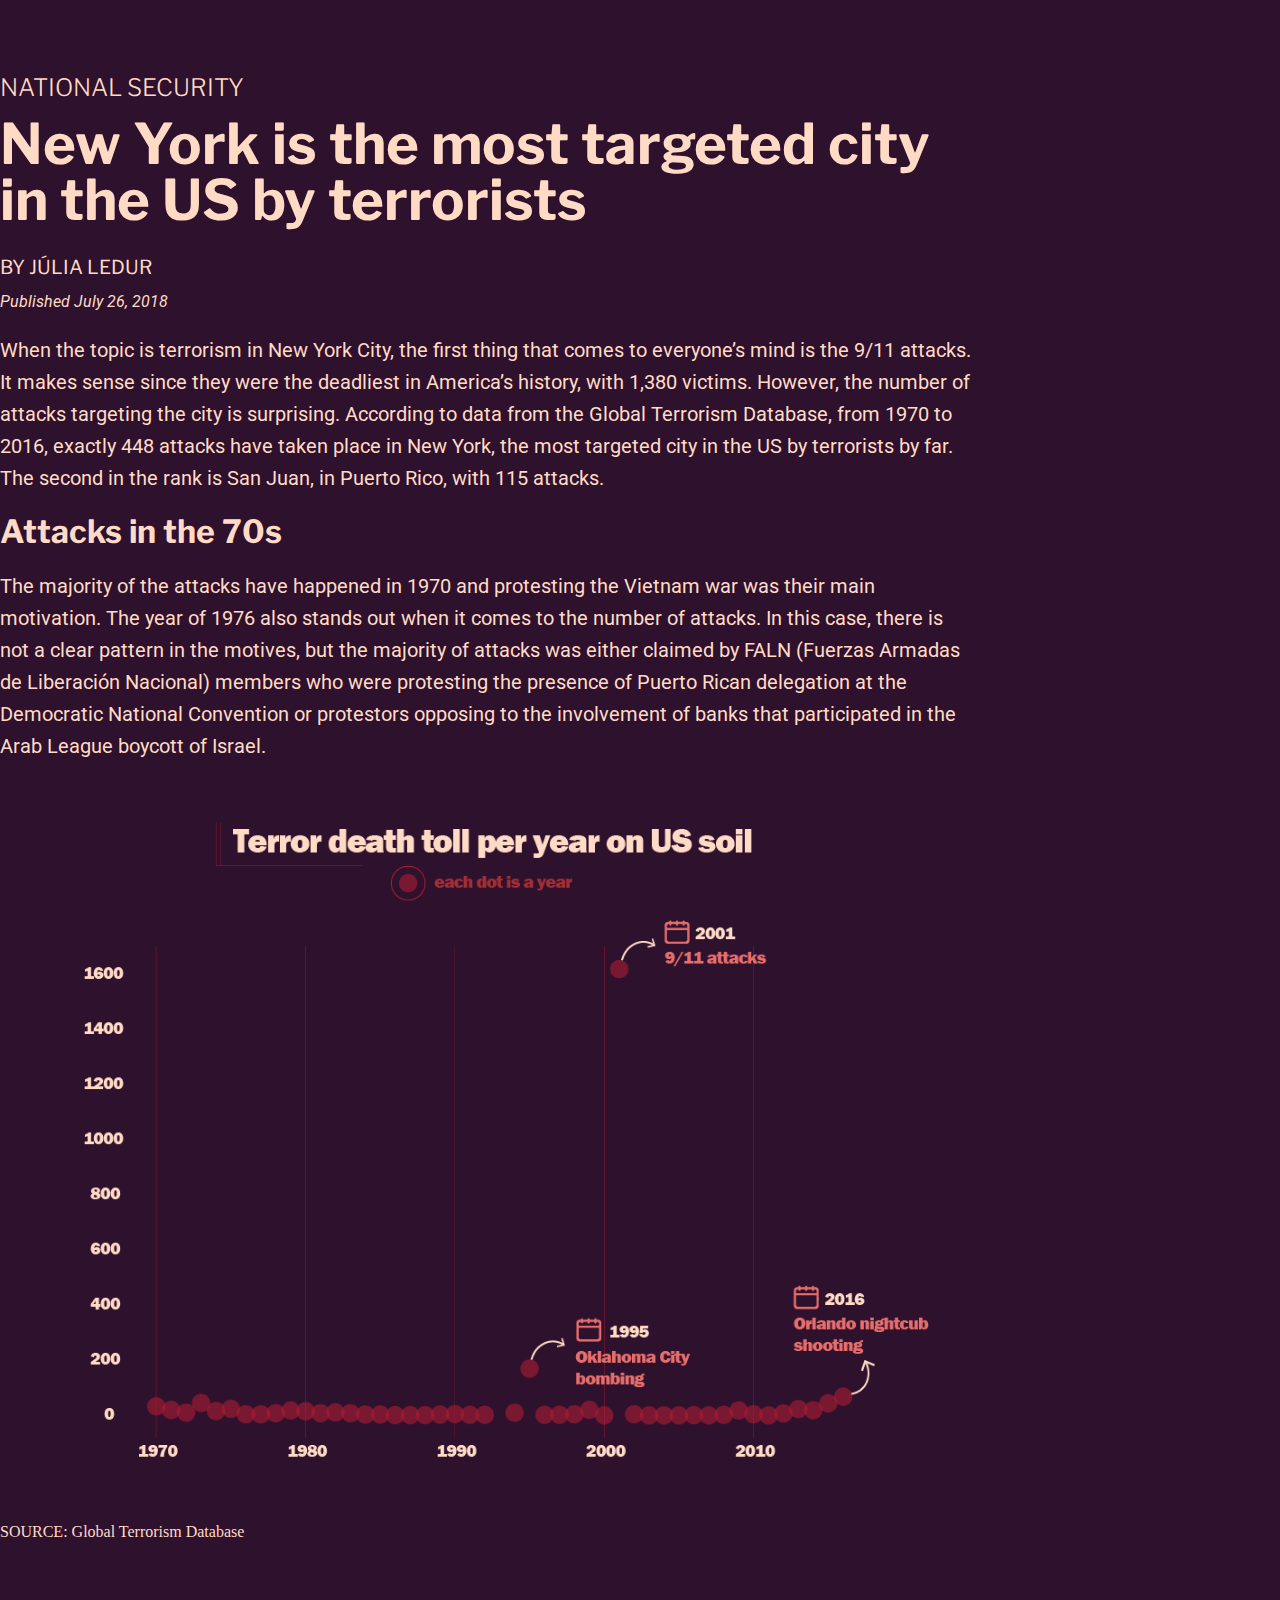
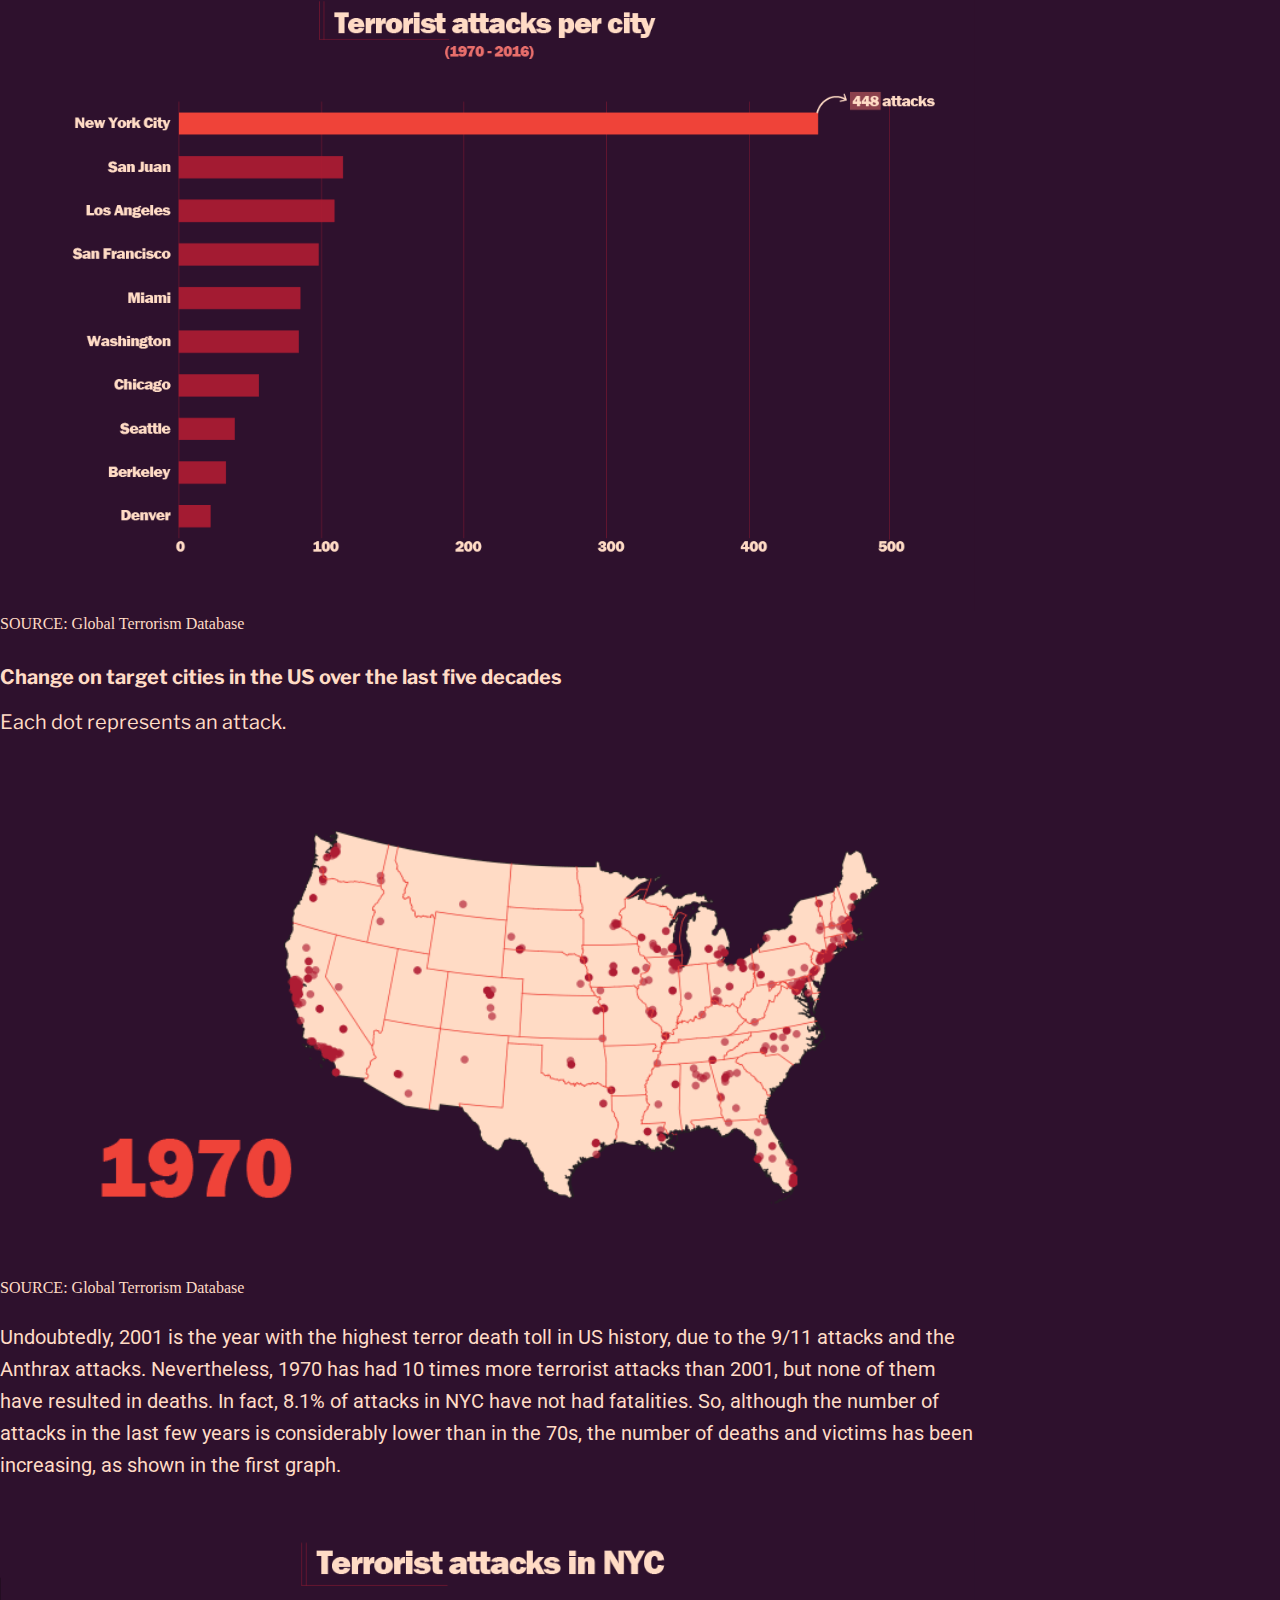
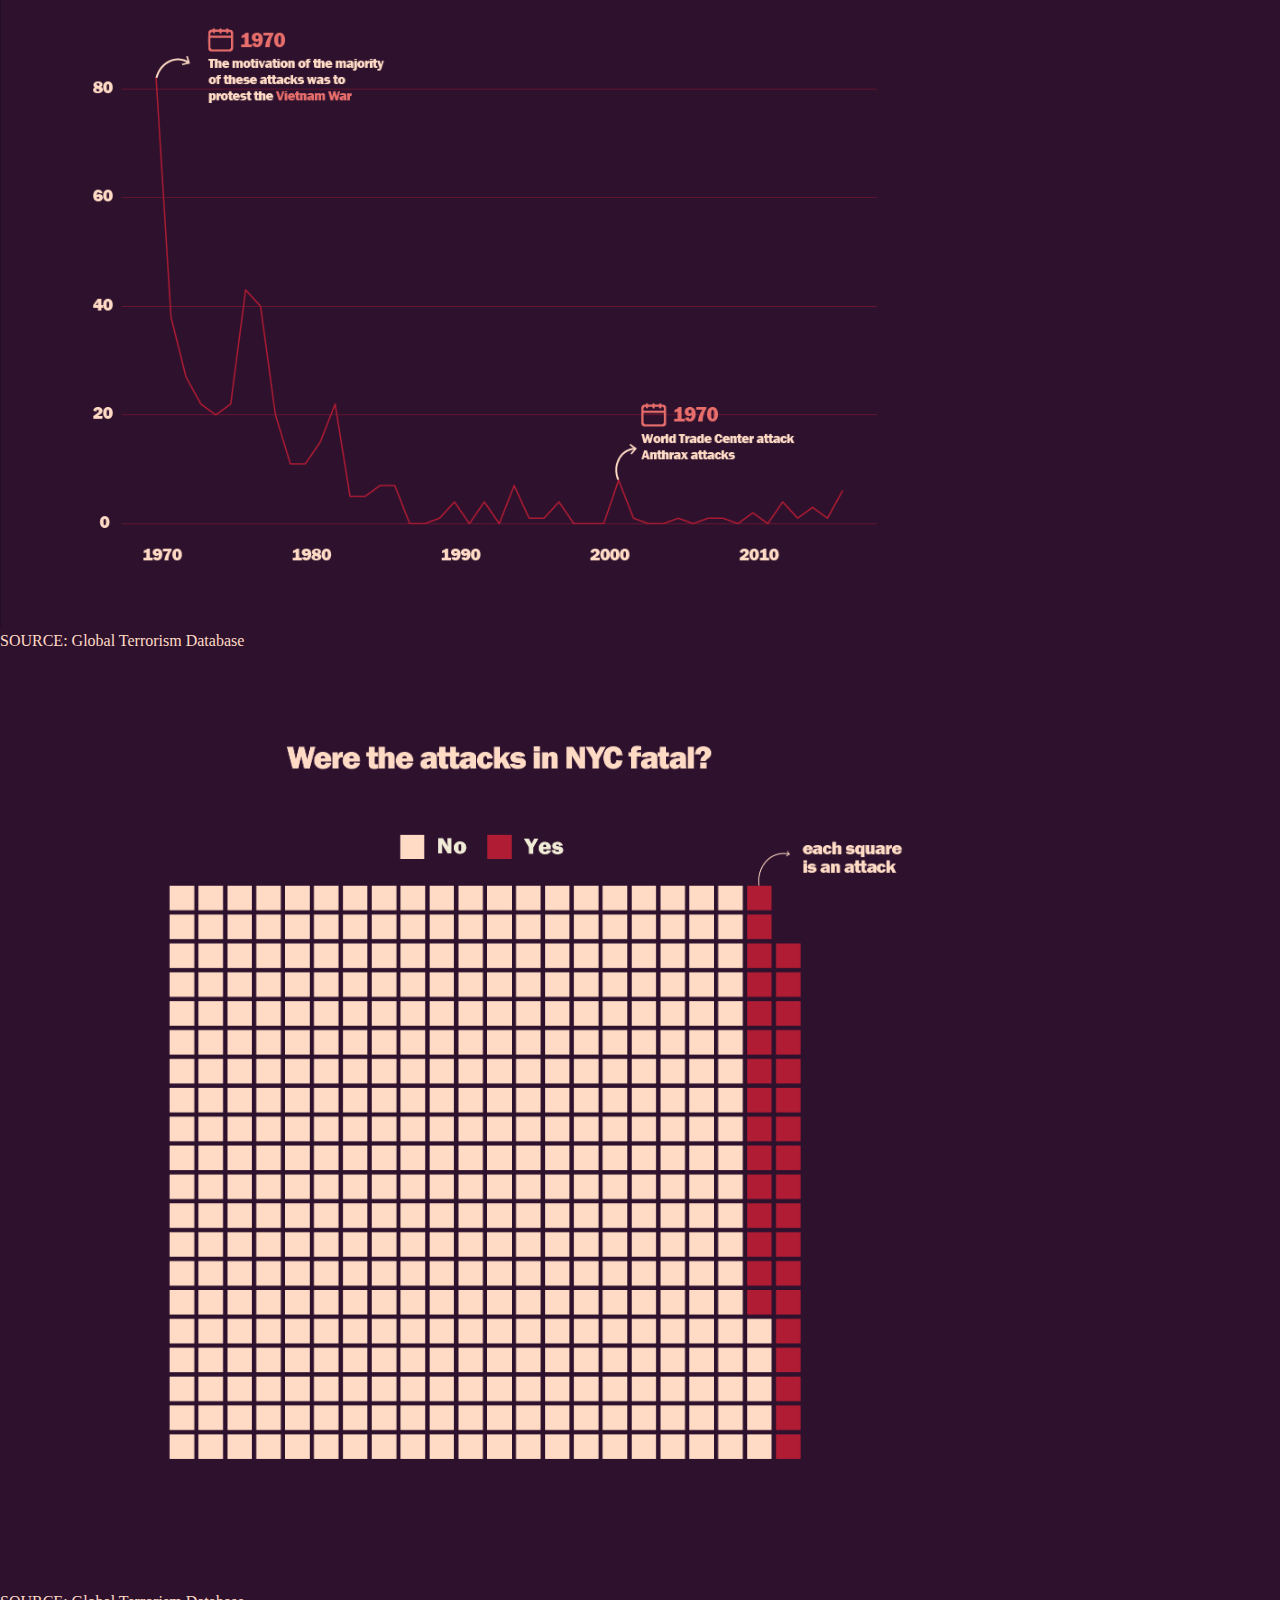
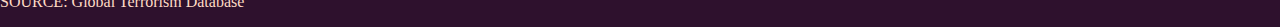
<file: index.html>
<!doctype html>
<html lang="en">
  <head>
    <!-- Required meta tags -->
    <meta charset="utf-8">
    <meta name="viewport" content="width=device-width, initial-scale=1, shrink-to-fit=no">
    <!-- Bootstrap CSS -->
    <link rel="stylesheet" href="https://stackpath.bootstrapcdn.com/bootstrap/4.1.1/css/bootstrap.min.css" integrity="sha384-WskhaSGFgHYWDcbwN70/dfYBj47jz9qbsMId/iRN3ewGhXQFZCSftd1LZCfmhktB" crossorigin="anonymous">
      
    <!-- Your CSS files -->
    <link rel="stylesheet" href="style/app.css">
    
    <!-- google fonts: Roboto Condensed(super-font) and Lora(sub-font) -->
    <link href="https://fonts.googleapis.com/css?family=Libre+Franklin:400,600,700" rel="stylesheet">
    <link href="https://fonts.googleapis.com/css?family=Open+Sans|Roboto:300" rel="stylesheet"> 
  
      
      
    <title>Terrorist attacks in NYC</title>
  </head>
    
  <body class="dark-theme">
    <div class="container"><!-- start of the main container-->
        <div class="row justify-content-center"><!-- headline and intro -->
            <div class="col-lg-10 ">
                <p class="kicker super-font">NATIONAL SECURITY</p>
                <h1 class="headline super-font">New York is the most targeted city in the US by terrorists</h1>
                <p class="credit super-font">BY Júlia Ledur</p>
                <p class="date sub-font">Published July 26, 2018</p>
                <p class="body-text sub-font">
                When the topic is terrorism in New York City, the first thing that comes to everyone’s mind is the 9/11 attacks. It makes sense since they were the deadliest in America’s history, with 1,380 victims. However, the number of attacks targeting the city is surprising. According to data from the Global Terrorism Database, from 1970 to 2016, exactly 448 attacks have taken place in New York, the most targeted city in the US by terrorists by far. The second in the rank is San Juan, in Puerto Rico, with 115 attacks. 

                </p>
            </div>
        </div>
        
        
        
        
<!-- start of three charts side by side -->
        <!-- <div class="row justify-content-center"> <!-- labels/deszcriptions and three charts for mobile -->
            <!-- <div class="col-md-4 "><!-- left -->
                <!-- <p class="label super-font">Left chart label</p>
                <p class="label-text super-font">Chart descriptiona liquet. Lorem ipsum dolor sit amet, consectetur adipisicing elit, sed do eiusmod tempor. </p>
                <img class="image d-md-none" src="style/images/template_sizeA_0.png" alt="image description">
 -->
            <!-- </div>
            <div class="col-md-4 "><!-- center -->
               <!--  <p class="label super-font">Center chart label</p>
                <p class="label-text super-font">keep this about the same length</p>
                <img class="image d-md-none" src="style/images/template_sizeA_2.png" alt="image description">
            </div> --> 
            <!-- <div class="col-md-4 "><!-- right -->
               <!--  <p class="label super-font">Right chart label</p>
                <p class="label-text super-font">Chart description   velit aliquet.</p>
                <img class="image  d-md-none" src="style/images/template_sizeA_1.png" alt="image description">
            </div> -->
        
       <!--  </div> --> 
        <!-- these are the image files repeated fror desktop sizes -->
        <!-- <div class="d-none d-md-block">
            <div class="row justify-content-center "> 
                <div class="col-md-4 "><!-- left -->
                    <!-- <img class="image" src="style/images/template_sizeA_0.png" alt="image description">
                </div>
                <div class="col-md-4 "><!-- center -->
                    <!-- <img class="image" src="style/images/template_sizeA_2.png" alt="image description">
                </div>
                <div class="col-md-4 "><!-- right -->
                    <!-- <img class="image" src="style/images/template_sizeA_1.png" alt="image description">
                </div>
            </div>
        </div> -->
        
<!-- this note is optional -->
        <!-- <div class="row justify-content-center "> 
            <div class="col">
                <p class="note sub-font">NOTE: an optional note or source can go here. <br>
                SOURCES: Sourcename here (left and right); Second sourcename (center)
                </p>
            </div>
        </div> -->
<!-- end of three charts side by side -->
        

        <div class="row justify-content-center"><!-- headline and intro -->
            <div class="col-lg-10 ">
                <p class="subhead super-font">Attacks in the 70s</p>
                <p class="body-text sub-font">
             The majority of the attacks have happened in 1970 and protesting the Vietnam war was their main motivation. The year of 1976 also stands out when it comes to the number of attacks. In this case, there is not a clear pattern in the motives, but the majority of attacks was either claimed by FALN (Fuerzas Armadas de Liberación Nacional) members who were protesting the presence of Puerto Rican delegation at the Democratic National Convention or protestors opposing to the involvement of banks that participated in the Arab League boycott of Israel.                </p>
            </div>
        </div>
    
<!-- start of one size B image -->
        <div class="row justify-content-center"> <!-- labels/deszcriptions and three charts for mobile -->
            <div class="col-md-13"><!-- left -->
               <!--  <p class="label super-font">Chart label</p>
                <p class="label-text super-font">Chart descriptiona liquet. Lorem ipsum dolor sit amet, consectetur adipisicing elit, sed do eiusmod tempor. </p> -->
                <img class="image" src="style/images/deaths-year.png" alt="image description">
                <!-- <p class="note sub-font">NOTE: an optional note or source can go here. <br> -->
                SOURCE: Global Terrorism Database
                </p>
            </div>
        </div>


<!-- another size B image -->

        <div class="row justify-content-center"> <!-- labels/deszcriptions and three charts for mobile -->
            <div class="col-md-13"><!-- left -->
                <!-- <p class="label super-font">Chart label</p>
                <p class="label-text super-font">Chart descriptiona liquet. Lorem ipsum dolor sit amet, consectetur adipisicing elit, sed do eiusmod tempor. </p> -->
                <img class="image" src="style/images/attacks-city.png" alt="image description">
                <!-- <p class="note sub-font">NOTE: this graph represents only the ten most targeted cities in the US from 1970 to 2016. <br> -->
                SOURCE: Global Terrorism Database
                </p>
            </div>
        </div>
<!-- end of one size B image -->


<!-- another size B image -->
    
<div class="row justify-content-center"> <!-- labels/deszcriptions and three charts for mobile -->
    <div class="col-md-13"><!-- left -->
        <p class="label super-font">Change on target cities in the US over the last five decades</p>
        <p class="label-text super-font">Each dot represents an attack.</p>
        <img class="image" src="style/images/map-dark.gif" alt="image description">
        <!-- <p class="note sub-font">NOTE: an optional note or source can go here. <br> -->
        SOURCE: Global Terrorism Database
        </p>
    </div>
</div>


        <div class="row justify-content-center"><!-- headline and intro -->
            <div class="col-lg-10">
                <p class="body-text sub-font">
                    Undoubtedly, 2001 is the year with the highest terror death toll in US history, due to the 9/11 attacks and the Anthrax attacks. Nevertheless, 1970 has had 10 times more terrorist attacks than 2001, but none of them have resulted in deaths. In fact, 8.1% of attacks in NYC have not had fatalities. So, although the number of attacks in the last few years is considerably lower than in the 70s, the number of deaths and victims has been increasing, as shown in the first graph. 
                </p>
            </div>
        </div>


<!-- another size B image -->
    
        <div class="row justify-content-center"> <!-- labels/deszcriptions and three charts for mobile -->
            <div class="col-md-13"><!-- left -->
                <!-- <p class="label super-font">Chart label</p>
                <p class="label-text super-font">Chart descriptiona liquet. Lorem ipsum dolor sit amet, consectetur adipisicing elit, sed do eiusmod tempor. </p> -->
                <img class="image" src="style/images/attacks-nyc-year.png" alt="image description">
                <!-- <p class="note sub-font">NOTE: an optional note or source can go here. <br> -->
                SOURCE: Global Terrorism Database
                </p>
            </div>
        </div>


<!-- another size B image -->
    
        <div class="row justify-content-center"> <!-- labels/deszcriptions and three charts for mobile -->
            <div class="col-md-13"><!-- left -->
                <!-- <p class="label super-font">Chart label</p>
                <p class="label-text super-font">Chart descriptiona liquet. Lorem ipsum dolor sit amet, consectetur adipisicing elit, sed do eiusmod tempor. </p> -->
                <img class="image" src="style/images/nyc-attacks-fatalities.png" alt="image description">
                <!-- <p class="note sub-font">NOTE: an optional note or source can go here. <br> -->
                SOURCE: Global Terrorism Database
                </p>
            </div>
        </div>


<!-- <!-- start of one size C image -->


        <!-- <div class="row justify-content-center"> 
            <div class="col-md-10">
                <p class="label super-font">Chart label</p>
                <p class="label-text super-font">Labels for chart should usually go above the visualization.</p>
            </div>
            <img class="image" src="style/images/teste2.png" alt="image description" width=60%>
        </div> -->
        
        <!-- <div class="row justify-content-center"><!-- headline and intro -->
            <!-- <div class="col-lg-10">
                <p class="body-text sub-font">
                Etiam porta sem malesuada magna mollis euismod. Aenean lacinia bibendum nulla sed consectetur. Nullam quis risus eget urna mollis ornare vel eu leo. Integer posuere erat a ante venenatis dapibus posuere velit aliquet. Fusce dapibus, tellus ac cursus commodo,<br>
                tortor mauris condimentum nibh, ut fermentum massa justo sit amet risus. Duis mollis, est non commodo luctus, nisi erat porttitor ligula, eget lacinia odio sem nec elit. Nullam quis risus eget urna mollis ornare vel eu leo.
                </p>
            </div>
        </div> --> 
        
        
    
        <!-- <div class="row justify-content-center"> 
            <div class="col-12">
                <img class="image" src="style/images/swimming.jpg" alt="image description">
            </div>
            <div class="col-md-10">
                <p class="caption sub-font">Photo captions are typically below the image and end with the photographer's credit (Firstname Lastname/AGENCYNAME) Boys swim at a river mouth between the river Drim and Ohrid lake in the city of Struga, Macedonia (Ognen Teofilovski/REUTERS)</p>
            </div>
        </div>
        
        <div class="row justify-content-center"><!-- headline and intro -->
        <!-- <div class="col-lg-10 ">
            <p class="body-text sub-font">
            Etiam porta sem malesuada magna mollis euismod. Aenean lacinia bibendum nulla sed consectetur. Nullam quis risus eget urna mollis ornare vel eu leo. Integer posuere erat a ante venenatis dapibus posuere velit aliquet. Fusce dapibus, tellus ac cursus commodo,<br>
            tortor mauris condimentum nibh, ut fermentum massa justo sit amet risus. Duis mollis, est non commodo luctus, nisi erat porttitor ligula, eget lacinia odio sem nec elit. Nullam quis risus eget urna mollis ornare vel eu leo.
            </p>
        </div> -->
       <!--  <div class="row justify-content-center no-gutters"> 
            <div class="col-md-5">
                <img class="image" src="style/images/pic_Size_A.jpeg" alt="image description">
                <p class="caption sub-font">Photo captions are typically below the image and end with the photographer's credit (Firstname Lastname/AGENCYNAME)</p>
            </div>
        </div> -->
    
            
            
    
        
        
        
        
        
      </div><!-- end of the main container-->
   
        

      
      
    <!-- Optional JavaScript -->
    <!-- jQuery first, then Popper.js, then Bootstrap JS -->
    <script src="https://code.jquery.com/jquery-3.3.1.slim.min.js" integrity="sha384-q8i/X+965DzO0rT7abK41JStQIAqVgRVzpbzo5smXKp4YfRvH+8abtTE1Pi6jizo" crossorigin="anonymous"></script>
    <script src="https://cdnjs.cloudflare.com/ajax/libs/popper.js/1.14.3/umd/popper.min.js" integrity="sha384-ZMP7rVo3mIykV+2+9J3UJ46jBk0WLaUAdn689aCwoqbBJiSnjAK/l8WvCWPIPm49" crossorigin="anonymous"></script>
    <script src="https://stackpath.bootstrapcdn.com/bootstrap/4.1.1/js/bootstrap.min.js" integrity="sha384-smHYKdLADwkXOn1EmN1qk/HfnUcbVRZyYmZ4qpPea6sjB/pTJ0euyQp0Mk8ck+5T" crossorigin="anonymous"></script>
  </body>
</html>
</file>
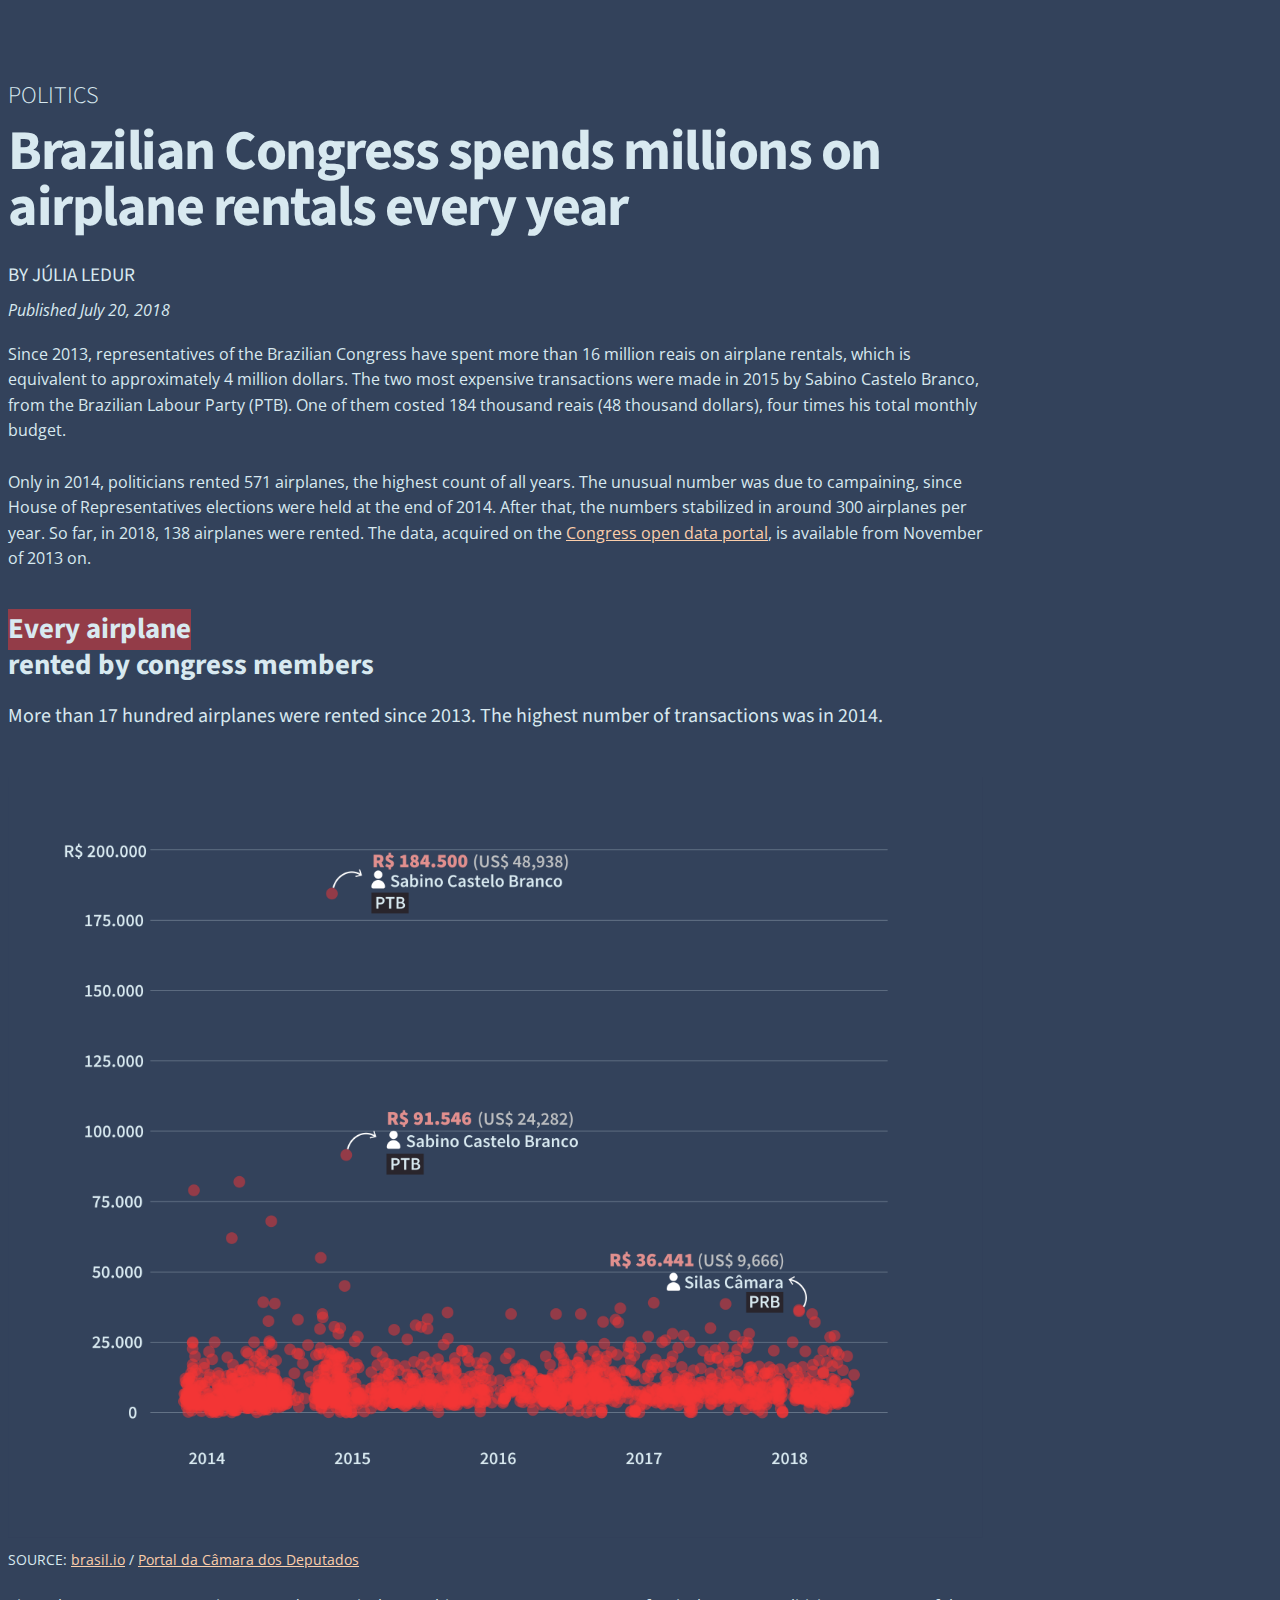
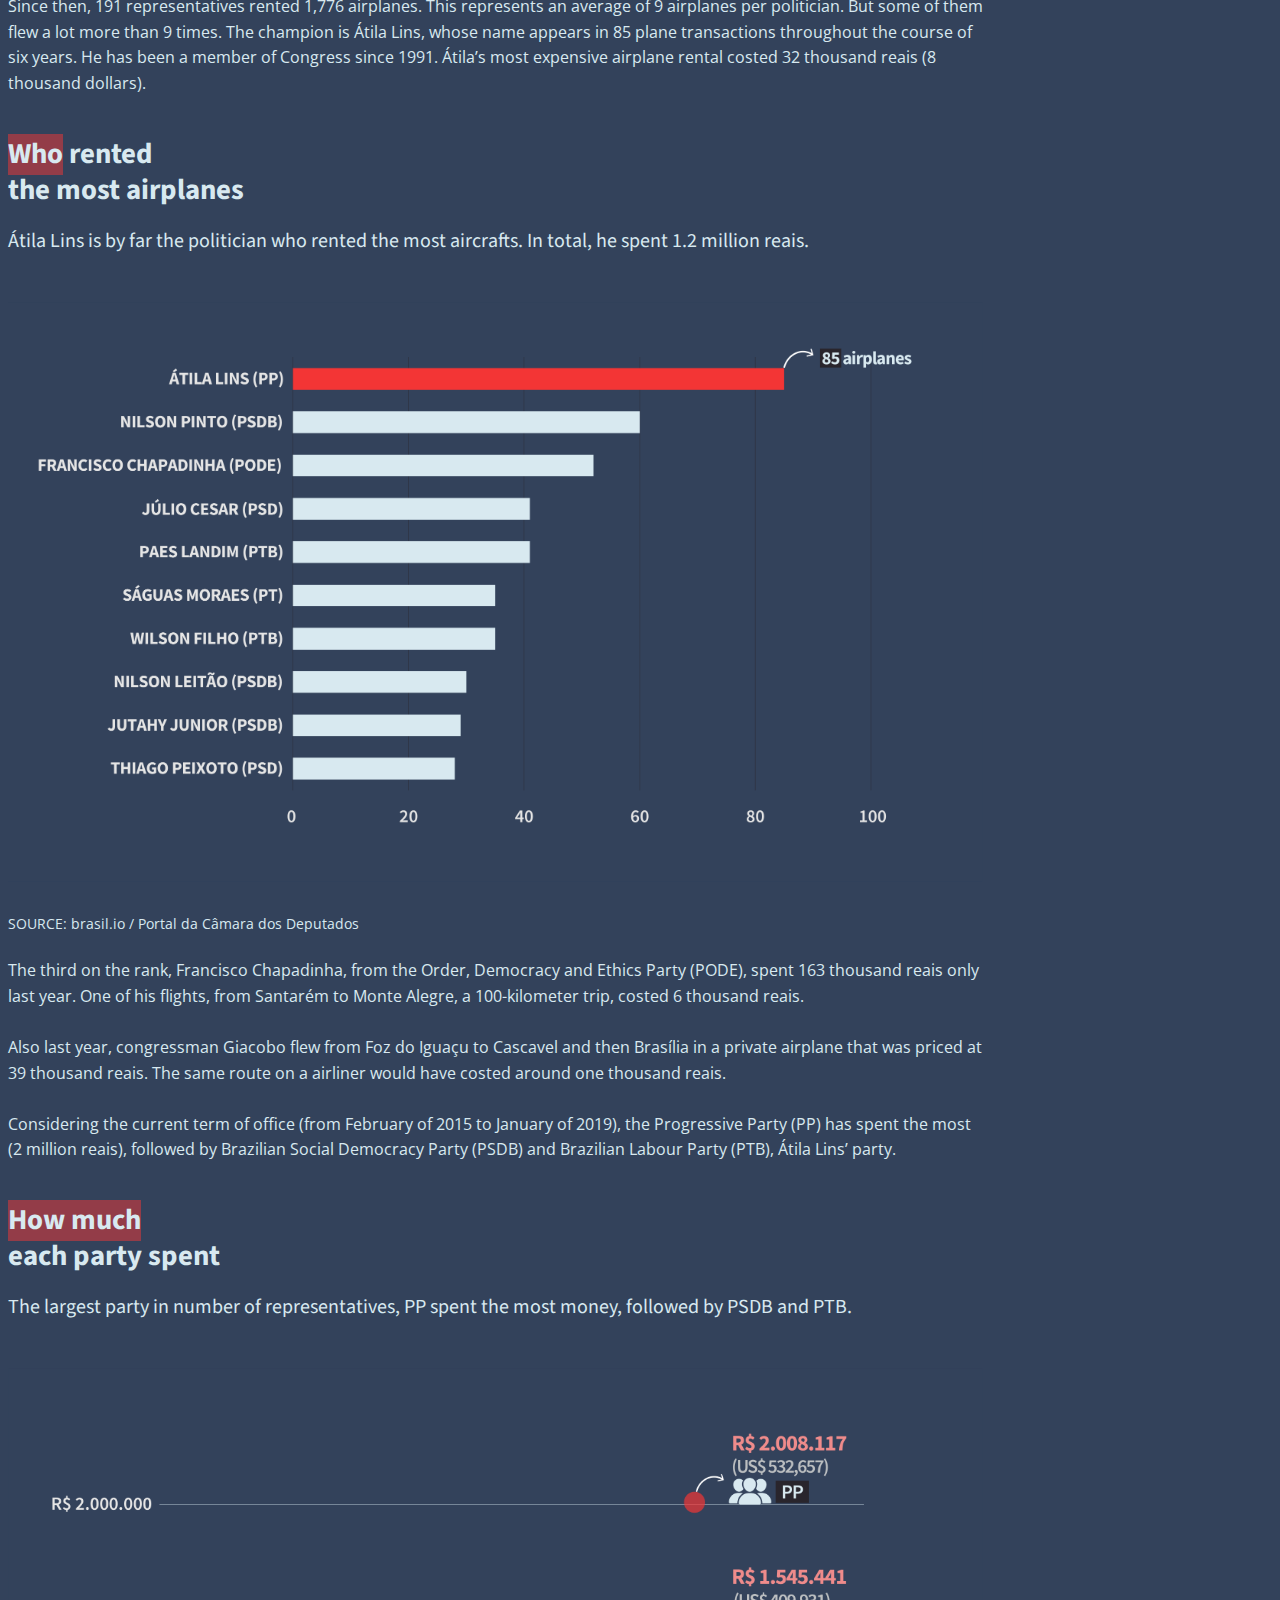
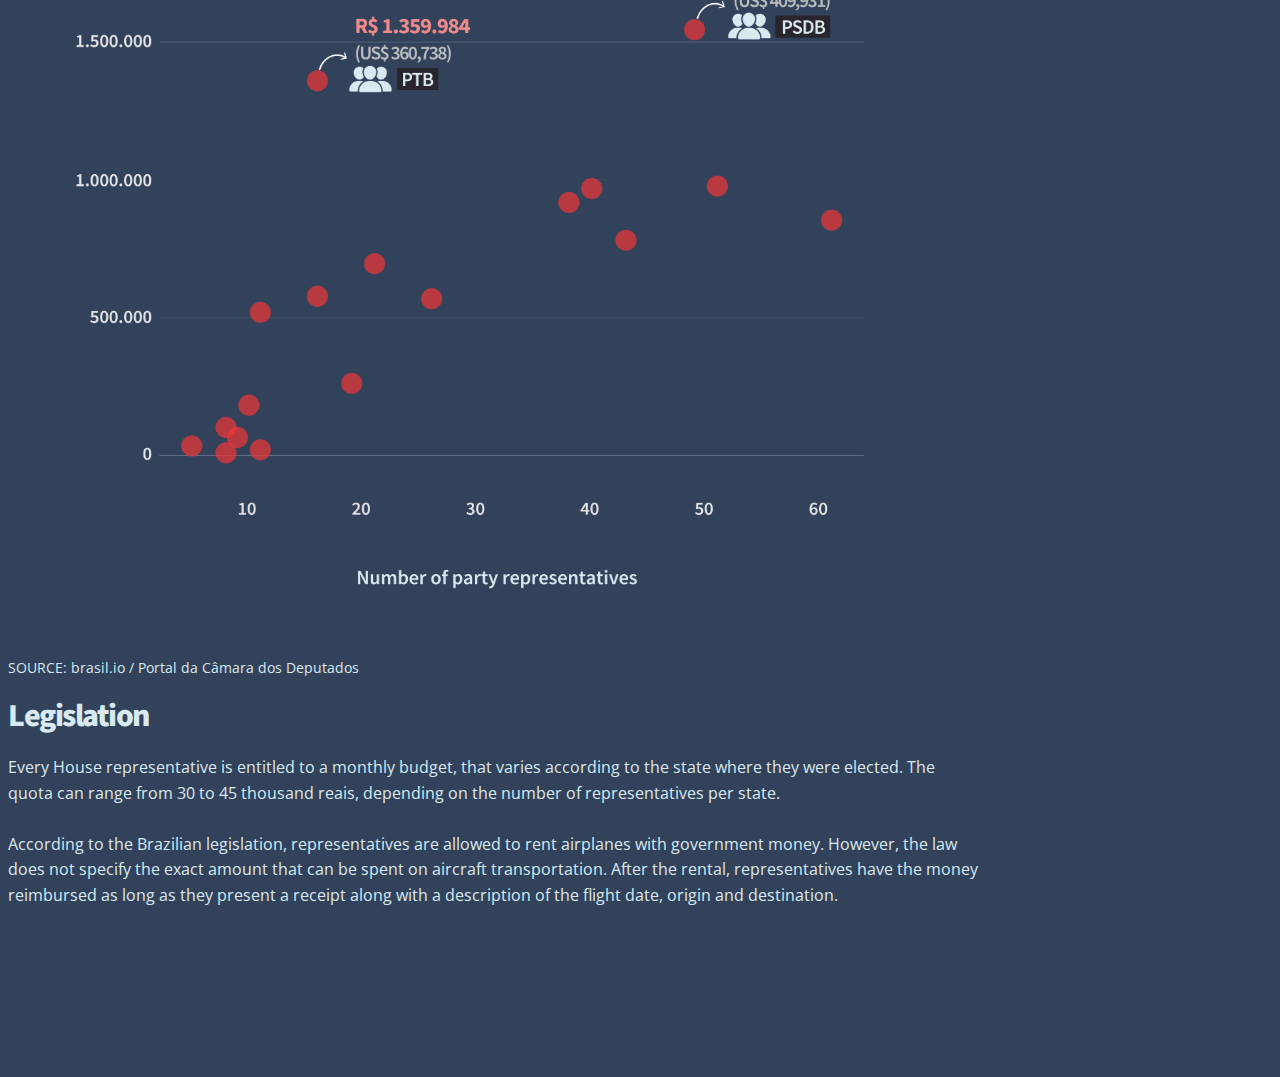
<file: airplanes-congress/index.html>
<!doctype html>
<html lang="en">
  <head>
    <!-- Required meta tags -->
    <meta charset="utf-8">
    <meta name="viewport" content="width=device-width, initial-scale=1, shrink-to-fit=no">
    <!-- Bootstrap CSS -->
    <link rel="stylesheet" href="https://stackpath.bootstrapcdn.com/bootstrap/4.1.1/css/bootstrap.min.css" integrity="sha384-WskhaSGFgHYWDcbwN70/dfYBj47jz9qbsMId/iRN3ewGhXQFZCSftd1LZCfmhktB" crossorigin="anonymous">
      
    <!-- Your CSS files -->
    <link rel="stylesheet" href="style/app.css">
    
    <!-- google fonts: Roboto Condensed(super-font) and Lora(sub-font) -->
    <link href="https://fonts.googleapis.com/css?family=Source+Sans+Pro:400,400i,600,600i,700,700i,900" rel="stylesheet">
    <link href="https://fonts.googleapis.com/css?family=Open+Sans:400,400i,600,600i" rel="stylesheet">

      
      
    <title>Airplane rentals by the Brazilian Congress</title>
  </head>
    
  <body class="dark-theme">
    <div class="container"><!-- start of the main container-->
        <div class="row justify-content-center"><!-- headline and intro -->
            <div class="col-lg-10">
                <p class="kicker super-font">POLITICS</p>
                <h1 class="headline super-font">Brazilian Congress spends millions on airplane rentals every year </h1>
                <p class="credit super-font">BY Júlia Ledur</p>
                <p class="date sub-font">Published July 20, 2018</p>
                <p class="body-text sub-font">
                    Since 2013, representatives of the Brazilian Congress have spent more than 16 million reais on airplane rentals, which is equivalent to approximately 4 million dollars. The two most expensive transactions were made in 2015 by Sabino Castelo Branco, from the Brazilian Labour Party (PTB). One of them costed 184 thousand reais (48 thousand dollars), four times his total monthly budget.
                    <br><br>
                    Only in 2014, politicians rented 571 airplanes, the highest count of all years. The unusual number was due to campaining, since House of Representatives elections were held at the end of 2014. After that, the numbers stabilized in around 300 airplanes per year. So far, in 2018, 138 airplanes were rented. The data, acquired on the <a href="http://www2.camara.leg.br/transparencia/cota-para-exercicio-da-atividade-parlamentar/dados-abertos-cota-parlamentar">Congress open data portal</a>, is available from November of 2013 on.                     
                </p>
            </div>
        </div>

        
        <div class="row justify-content-center"> <!-- labels/deszcriptions and three charts for mobile -->
            <div class="col-lg-10"><!-- left -->
                <p class="label super-font"><span style="background-color: #933C48">Every airplane</span><br>rented by congress members</p>
                <p class="label-text super-font">More than 17 hundred airplanes were rented since 2013. The highest number of transactions was in 2014.</p>
            </div>
        </div>

        <div class="row justify-content-center"> <!-- labels/deszcriptions and three charts for mobile -->
            <div class="col-lg-12"><!-- left -->
                <img class="image" src="style/images/airplanes-month.png" alt="image description">
            </div>
        </div>

         <div class="row justify-content-center"> <!-- labels/deszcriptions and three charts for mobile -->
            <div class="col-lg-10"><!-- left -->
                <p class="note sub-font">
                        SOURCE: <a href="https://brasil.io/dataset/gastos-deputados/cota_parlamentar?search=&numano=2018&nummes=&datemissao=&txnomeparlamentar=&sgpartido=&sguf=&txtdescricao=LOCAÇÃO+OU+FRETAMENTO+DE+AERONAVES&txtcnpjcpf=&txtfornecedor=&vlrliquido=">brasil.io</a> / <a href="http://www2.camara.leg.br/transparencia/cota-para-exercicio-da-atividade-parlamentar/dados-abertos-cota-parlamentar=">Portal da Câmara dos Deputados</a>
                        </p>
            </div>
        </div>

        <div class="row justify-content-center"><!-- headline and intro -->
            <div class="col-lg-10 ">
                <p class="body-text sub-font">
                    Since then, 191 representatives rented 1,776 airplanes. This represents an average of 9 airplanes per politician. But some of them flew a lot more than 9 times. The champion is Átila Lins, whose name appears in 85 plane transactions throughout the course of six years. He has been a member of Congress since 1991. Átila’s most expensive airplane rental costed 32 thousand reais (8 thousand dollars). 

                </div>
            </div>

        <div class="row justify-content-center"> <!-- labels/deszcriptions and three charts for mobile -->
                <div class="col-lg-10"><!-- left -->
                     <p class="label super-font"><span style="background-color: #933C48">Who</span> rented<br>the most airplanes</p>                
                    <p class="label-text super-font">Átila Lins is by far the politician who rented the most aircrafts. In total, he spent 1.2 million reais.</p>
                    <img class="image" src="style/images/representatives.png" alt="image description">
                    <p class="note sub-font"><br>
                        SOURCE: brasil.io / Portal da Câmara dos Deputados 
                    </p>
                </div>
            </div>


            <div class="row justify-content-center"><!-- headline and intro -->
                <div class="col-lg-10">
                    <p class="body-text sub-font">
                    The third on the rank, Francisco Chapadinha, from the Order, Democracy and Ethics Party (PODE), spent 163 thousand reais only last year. One of his flights, from Santarém to Monte Alegre, a 100-kilometer trip, costed 6 thousand reais.<br><br>  

                    Also last year, congressman Giacobo flew from Foz do Iguaçu to Cascavel and then Brasília in a private airplane that was priced at 39 thousand reais. The same route on a airliner would have costed around one thousand reais.<br><br>
                        
                    Considering the current term of office (from February of 2015 to January of 2019), the Progressive Party (PP) has spent the most (2 million reais), followed by Brazilian Social Democracy Party (PSDB) and Brazilian Labour Party (PTB), Átila Lins’ party. 
                        
                </p>
            </div>
       </div>

        <div class="row justify-content-center"> <!-- labels/deszcriptions and three charts for mobile -->
            <div class="col-lg-10"><!-- left -->
                <p class="label super-font"><span style="background-color: #933C48">How much</span><br>each party spent</p>                 
                <p class="label-text super-font">The largest party in number of representatives, PP spent the most money, followed by PSDB and PTB.</p>
                <img class="image" src="style/images/airplanes-parties.png" alt="image description">
                <p class="note sub-font">
                SOURCE: brasil.io / Portal da Câmara dos Deputados
                </p>
            </div>
        </div>

        <div class="row justify-content-center"><!-- headline and intro -->
            <div class="col-lg-10">
                <p class="subhead super-font">Legislation</p>
                <p class="body-text sub-font">
                    Every House representative is entitled to a monthly budget, that varies according to the state where they were elected. The quota can range from 30 to 45 thousand reais, depending on the number of representatives per state.<br><br>

                    According to the Brazilian legislation, representatives are allowed to rent airplanes with government money. However, the law does not specify the exact amount that can be spent on aircraft transportation. After the rental, representatives have the money reimbursed as long as they present a receipt along with a description of the flight date, origin and destination.
                    <br><br><br><br>
                </p>
            </div>
        </div>

      </div><!-- end of the main container-->
      
      
    <!-- Optional JavaScript -->
    <!-- jQuery first, then Popper.js, then Bootstrap JS -->
    <script src="https://code.jquery.com/jquery-3.3.1.slim.min.js" integrity="sha384-q8i/X+965DzO0rT7abK41JStQIAqVgRVzpbzo5smXKp4YfRvH+8abtTE1Pi6jizo" crossorigin="anonymous"></script>
    <script src="https://cdnjs.cloudflare.com/ajax/libs/popper.js/1.14.3/umd/popper.min.js" integrity="sha384-ZMP7rVo3mIykV+2+9J3UJ46jBk0WLaUAdn689aCwoqbBJiSnjAK/l8WvCWPIPm49" crossorigin="anonymous"></script>
    <script src="https://stackpath.bootstrapcdn.com/bootstrap/4.1.1/js/bootstrap.min.js" integrity="sha384-smHYKdLADwkXOn1EmN1qk/HfnUcbVRZyYmZ4qpPea6sjB/pTJ0euyQp0Mk8ck+5T" crossorigin="anonymous"></script>
  </body>
</html>
</file>
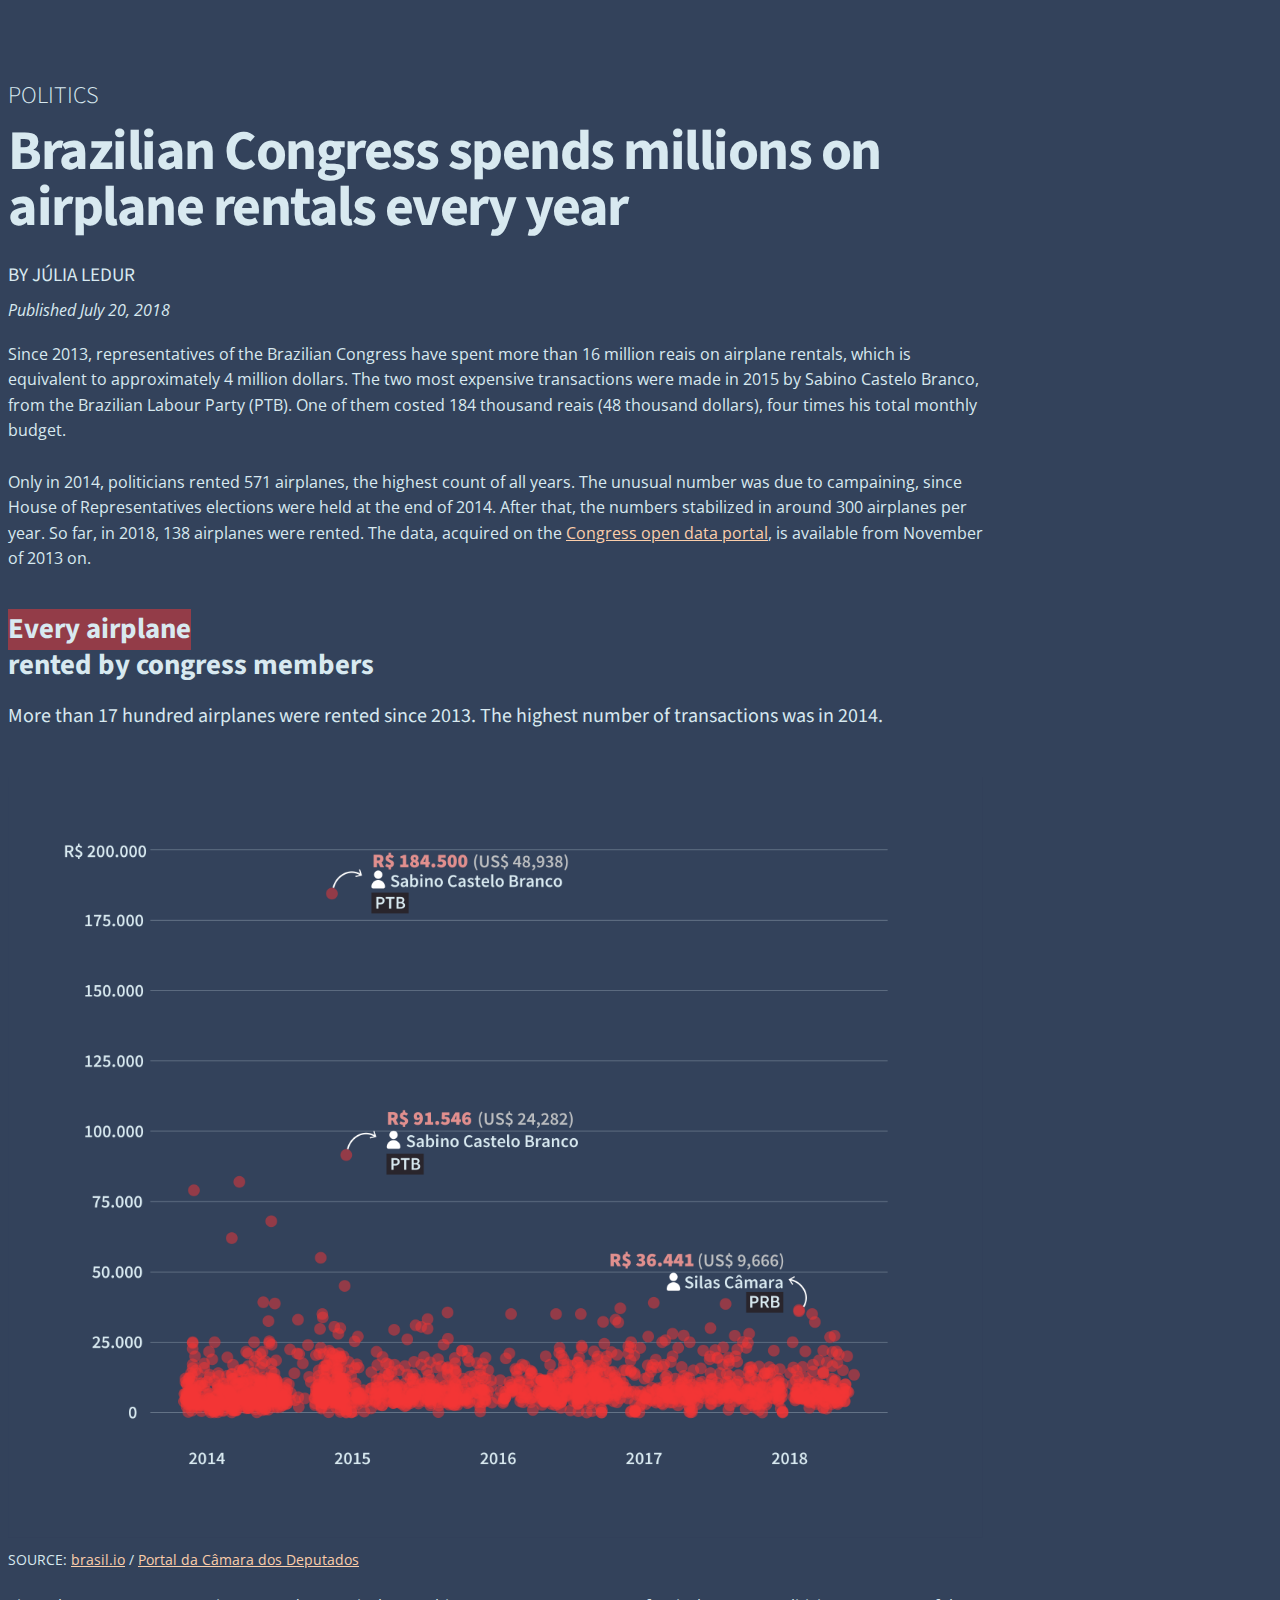
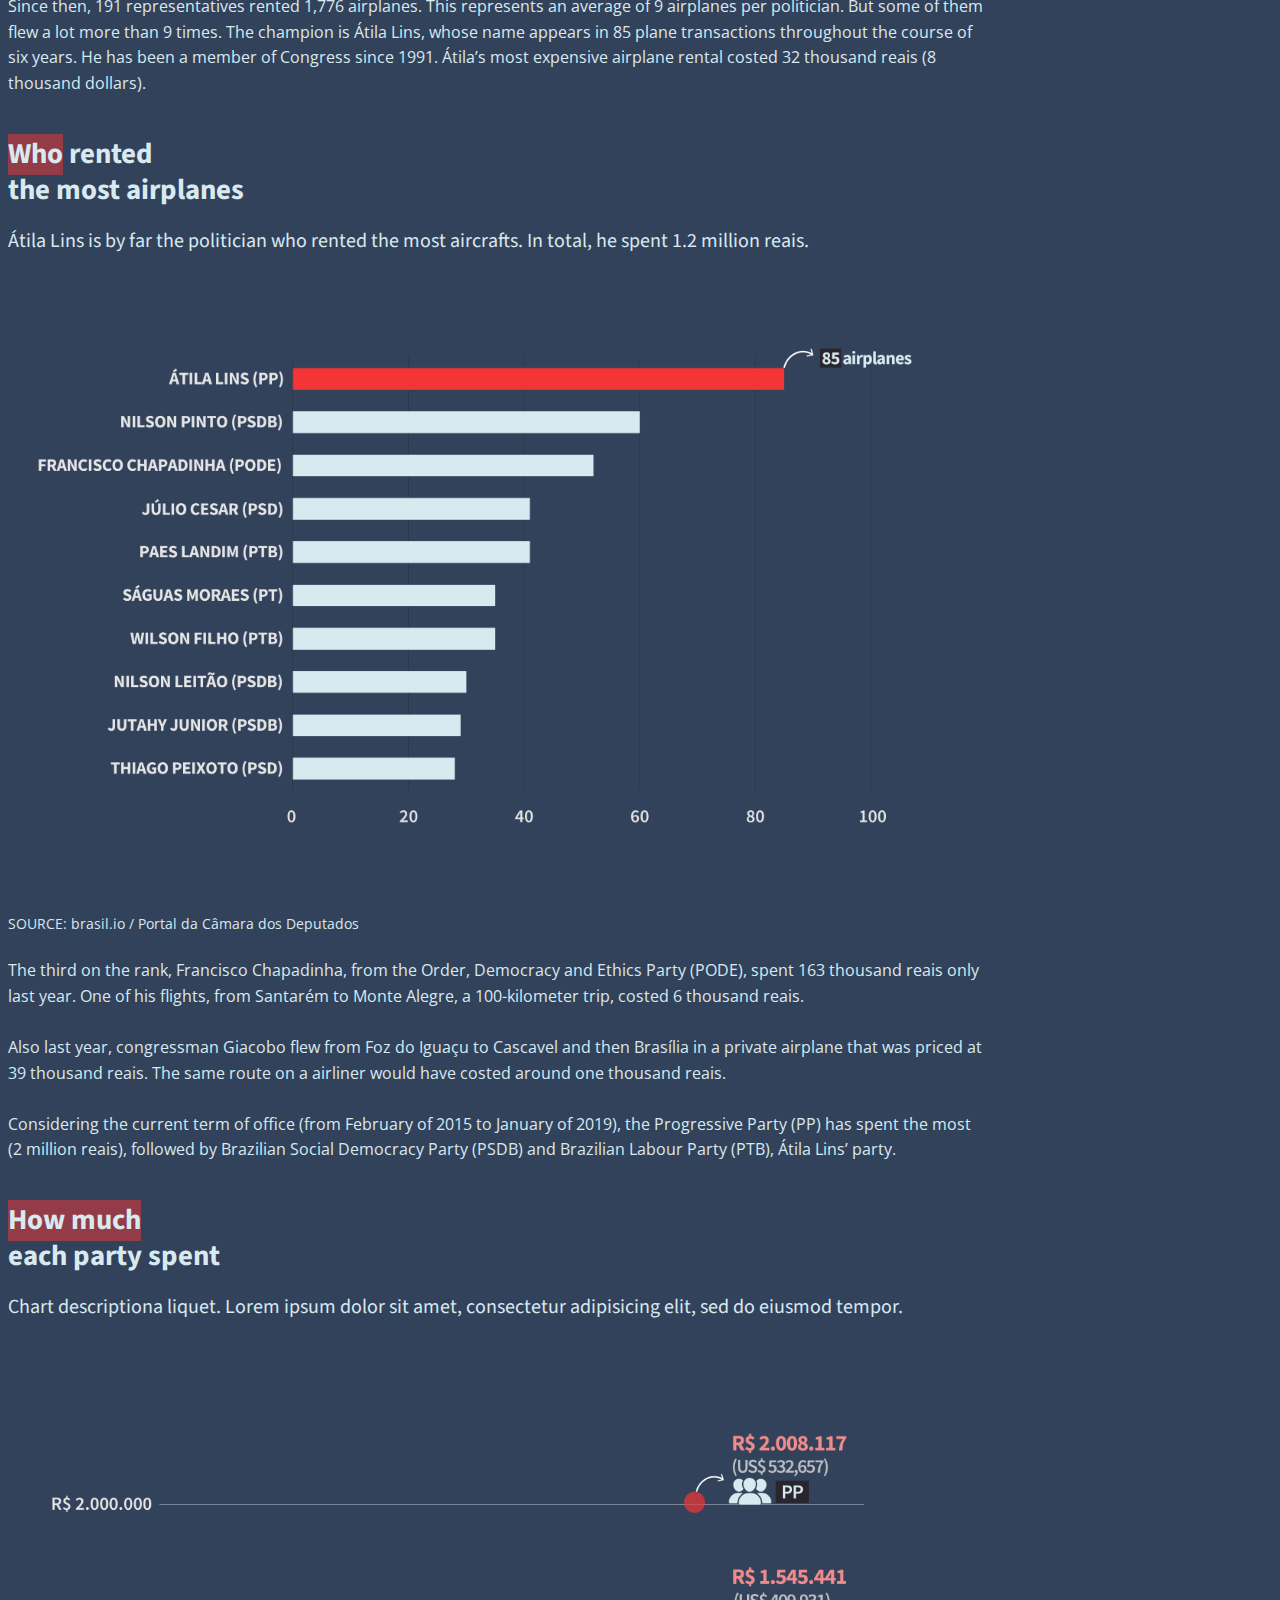
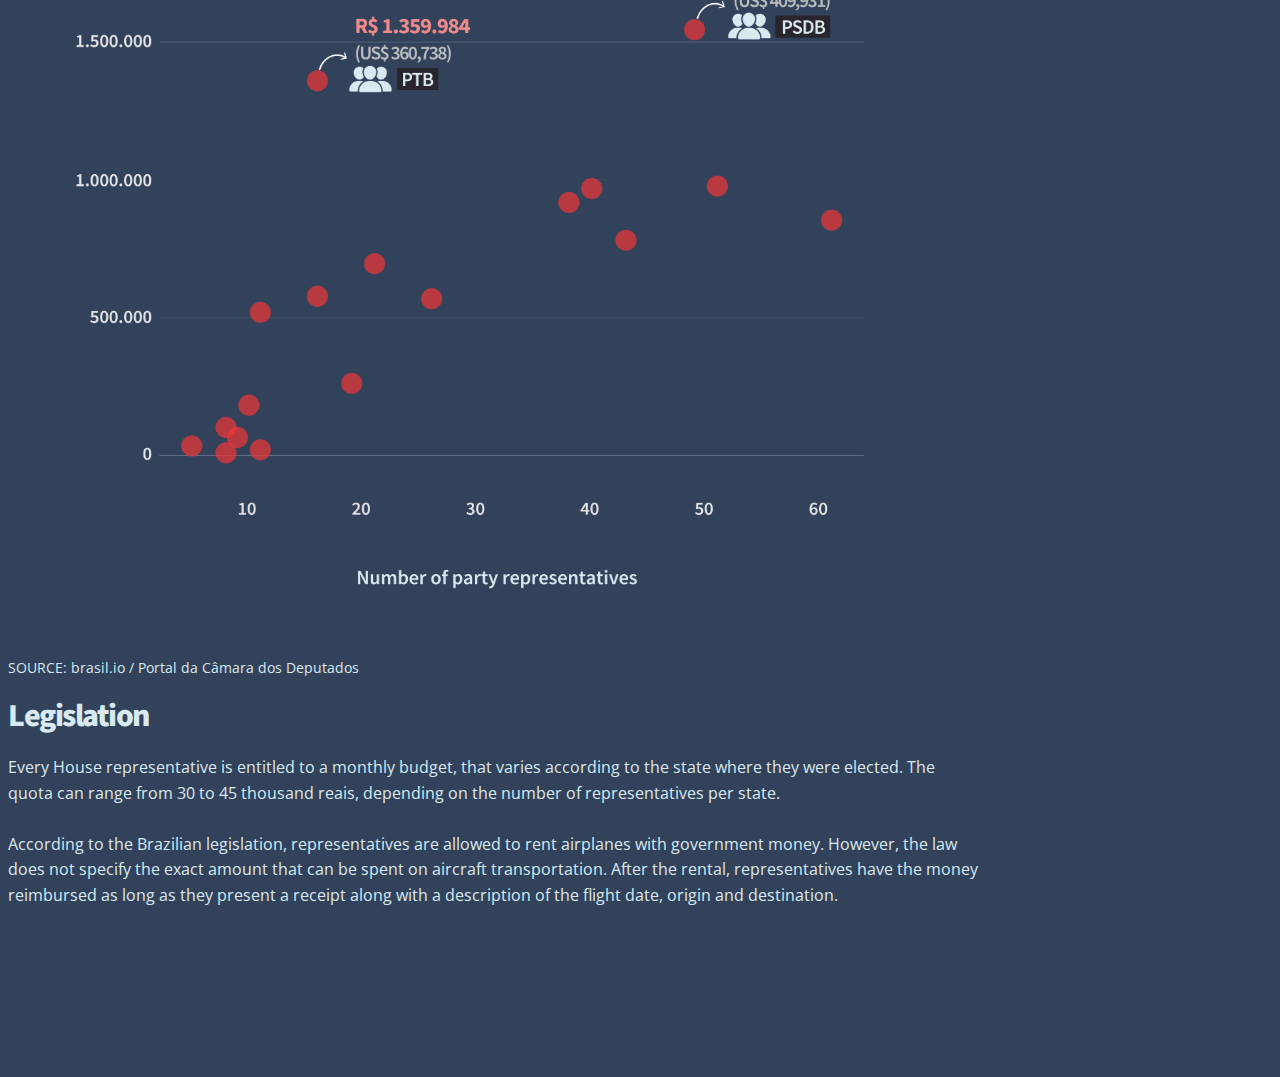
<file: airplanes/index.html>
<!doctype html>
<html lang="en">
  <head>
    <!-- Required meta tags -->
    <meta charset="utf-8">
    <meta name="viewport" content="width=device-width, initial-scale=1, shrink-to-fit=no">
    <!-- Bootstrap CSS -->
    <link rel="stylesheet" href="https://stackpath.bootstrapcdn.com/bootstrap/4.1.1/css/bootstrap.min.css" integrity="sha384-WskhaSGFgHYWDcbwN70/dfYBj47jz9qbsMId/iRN3ewGhXQFZCSftd1LZCfmhktB" crossorigin="anonymous">
      
    <!-- Your CSS files -->
    <link rel="stylesheet" href="style/app.css">
    
    <!-- google fonts: Roboto Condensed(super-font) and Lora(sub-font) -->
    <link href="https://fonts.googleapis.com/css?family=Source+Sans+Pro:400,400i,600,600i,700,700i,900" rel="stylesheet">
    <link href="https://fonts.googleapis.com/css?family=Open+Sans:400,400i,600,600i" rel="stylesheet">

      
      
    <title>Airplane rentals by the Brazilian Congress</title>
  </head>
    
  <body class="dark-theme">
    <div class="container"><!-- start of the main container-->
        <div class="row justify-content-center"><!-- headline and intro -->
            <div class="col-lg-10">
                <p class="kicker super-font">POLITICS</p>
                <h1 class="headline super-font">Brazilian Congress spends millions on airplane rentals every year </h1>
                <p class="credit super-font">BY Júlia Ledur</p>
                <p class="date sub-font">Published July 20, 2018</p>
                <p class="body-text sub-font">
                    Since 2013, representatives of the Brazilian Congress have spent more than 16 million reais on airplane rentals, which is equivalent to approximately 4 million dollars. The two most expensive transactions were made in 2015 by Sabino Castelo Branco, from the Brazilian Labour Party (PTB). One of them costed 184 thousand reais (48 thousand dollars), four times his total monthly budget.
                    <br><br>
                    Only in 2014, politicians rented 571 airplanes, the highest count of all years. The unusual number was due to campaining, since House of Representatives elections were held at the end of 2014. After that, the numbers stabilized in around 300 airplanes per year. So far, in 2018, 138 airplanes were rented. The data, acquired on the <a href="http://www2.camara.leg.br/transparencia/cota-para-exercicio-da-atividade-parlamentar/dados-abertos-cota-parlamentar">Congress open data portal</a>, is available from November of 2013 on.                     
                </p>
            </div>
        </div>

        
        <div class="row justify-content-center"> <!-- labels/deszcriptions and three charts for mobile -->
            <div class="col-lg-10"><!-- left -->
                <p class="label super-font"><span style="background-color: #933C48">Every airplane</span><br>rented by congress members</p>
                <p class="label-text super-font">More than 17 hundred airplanes were rented since 2013. The highest number of transactions was in 2014.</p>
            </div>
        </div>

        <div class="row justify-content-center"> <!-- labels/deszcriptions and three charts for mobile -->
            <div class="col-lg-12"><!-- left -->
                <img class="image" src="style/images/airplanes-month.png" alt="image description">
            </div>
        </div>

         <div class="row justify-content-center"> <!-- labels/deszcriptions and three charts for mobile -->
            <div class="col-lg-10"><!-- left -->
                <p class="note sub-font">
                        SOURCE: <a href="https://brasil.io/dataset/gastos-deputados/cota_parlamentar?search=&numano=2018&nummes=&datemissao=&txnomeparlamentar=&sgpartido=&sguf=&txtdescricao=LOCAÇÃO+OU+FRETAMENTO+DE+AERONAVES&txtcnpjcpf=&txtfornecedor=&vlrliquido=">brasil.io</a> / <a href="http://www2.camara.leg.br/transparencia/cota-para-exercicio-da-atividade-parlamentar/dados-abertos-cota-parlamentar=">Portal da Câmara dos Deputados</a>
                        </p>
            </div>
        </div>

        <div class="row justify-content-center"><!-- headline and intro -->
            <div class="col-lg-10 ">
                <p class="body-text sub-font">
                    Since then, 191 representatives rented 1,776 airplanes. This represents an average of 9 airplanes per politician. But some of them flew a lot more than 9 times. The champion is Átila Lins, whose name appears in 85 plane transactions throughout the course of six years. He has been a member of Congress since 1991. Átila’s most expensive airplane rental costed 32 thousand reais (8 thousand dollars). 

                </div>
            </div>

        <div class="row justify-content-center"> <!-- labels/deszcriptions and three charts for mobile -->
                <div class="col-lg-10"><!-- left -->
                     <p class="label super-font"><span style="background-color: #933C48">Who</span> rented<br>the most airplanes</p>                
                    <p class="label-text super-font">Átila Lins is by far the politician who rented the most aircrafts. In total, he spent 1.2 million reais.</p>
                    <img class="image" src="style/images/representatives.png" alt="image description">
                    <p class="note sub-font"><br>
                        SOURCE: brasil.io / Portal da Câmara dos Deputados 
                    </p>
                </div>
            </div>


            <div class="row justify-content-center"><!-- headline and intro -->
                <div class="col-lg-10">
                    <p class="body-text sub-font">
                    The third on the rank, Francisco Chapadinha, from the Order, Democracy and Ethics Party (PODE), spent 163 thousand reais only last year. One of his flights, from Santarém to Monte Alegre, a 100-kilometer trip, costed 6 thousand reais.<br><br>  

                    Also last year, congressman Giacobo flew from Foz do Iguaçu to Cascavel and then Brasília in a private airplane that was priced at 39 thousand reais. The same route on a airliner would have costed around one thousand reais.<br><br>
                        
                    Considering the current term of office (from February of 2015 to January of 2019), the Progressive Party (PP) has spent the most (2 million reais), followed by Brazilian Social Democracy Party (PSDB) and Brazilian Labour Party (PTB), Átila Lins’ party. 
                        
                </p>
            </div>
       </div>

        <div class="row justify-content-center"> <!-- labels/deszcriptions and three charts for mobile -->
            <div class="col-lg-10"><!-- left -->
                <p class="label super-font"><span style="background-color: #933C48">How much</span><br>each party spent</p>                 
                <p class="label-text super-font">Chart descriptiona liquet. Lorem ipsum dolor sit amet, consectetur adipisicing elit, sed do eiusmod tempor. </p>
                <img class="image" src="style/images/airplanes-parties.png" alt="image description">
                <p class="note sub-font">
                SOURCE: brasil.io / Portal da Câmara dos Deputados
                </p>
            </div>
        </div>

        <div class="row justify-content-center"><!-- headline and intro -->
            <div class="col-lg-10">
                <p class="subhead super-font">Legislation</p>
                <p class="body-text sub-font">
                    Every House representative is entitled to a monthly budget, that varies according to the state where they were elected. The quota can range from 30 to 45 thousand reais, depending on the number of representatives per state.<br><br>

                    According to the Brazilian legislation, representatives are allowed to rent airplanes with government money. However, the law does not specify the exact amount that can be spent on aircraft transportation. After the rental, representatives have the money reimbursed as long as they present a receipt along with a description of the flight date, origin and destination.
                    <br><br><br><br>
                </p>
            </div>
        </div>

      </div><!-- end of the main container-->
      
      
    <!-- Optional JavaScript -->
    <!-- jQuery first, then Popper.js, then Bootstrap JS -->
    <script src="https://code.jquery.com/jquery-3.3.1.slim.min.js" integrity="sha384-q8i/X+965DzO0rT7abK41JStQIAqVgRVzpbzo5smXKp4YfRvH+8abtTE1Pi6jizo" crossorigin="anonymous"></script>
    <script src="https://cdnjs.cloudflare.com/ajax/libs/popper.js/1.14.3/umd/popper.min.js" integrity="sha384-ZMP7rVo3mIykV+2+9J3UJ46jBk0WLaUAdn689aCwoqbBJiSnjAK/l8WvCWPIPm49" crossorigin="anonymous"></script>
    <script src="https://stackpath.bootstrapcdn.com/bootstrap/4.1.1/js/bootstrap.min.js" integrity="sha384-smHYKdLADwkXOn1EmN1qk/HfnUcbVRZyYmZ4qpPea6sjB/pTJ0euyQp0Mk8ck+5T" crossorigin="anonymous"></script>
  </body>
</html>
</file>
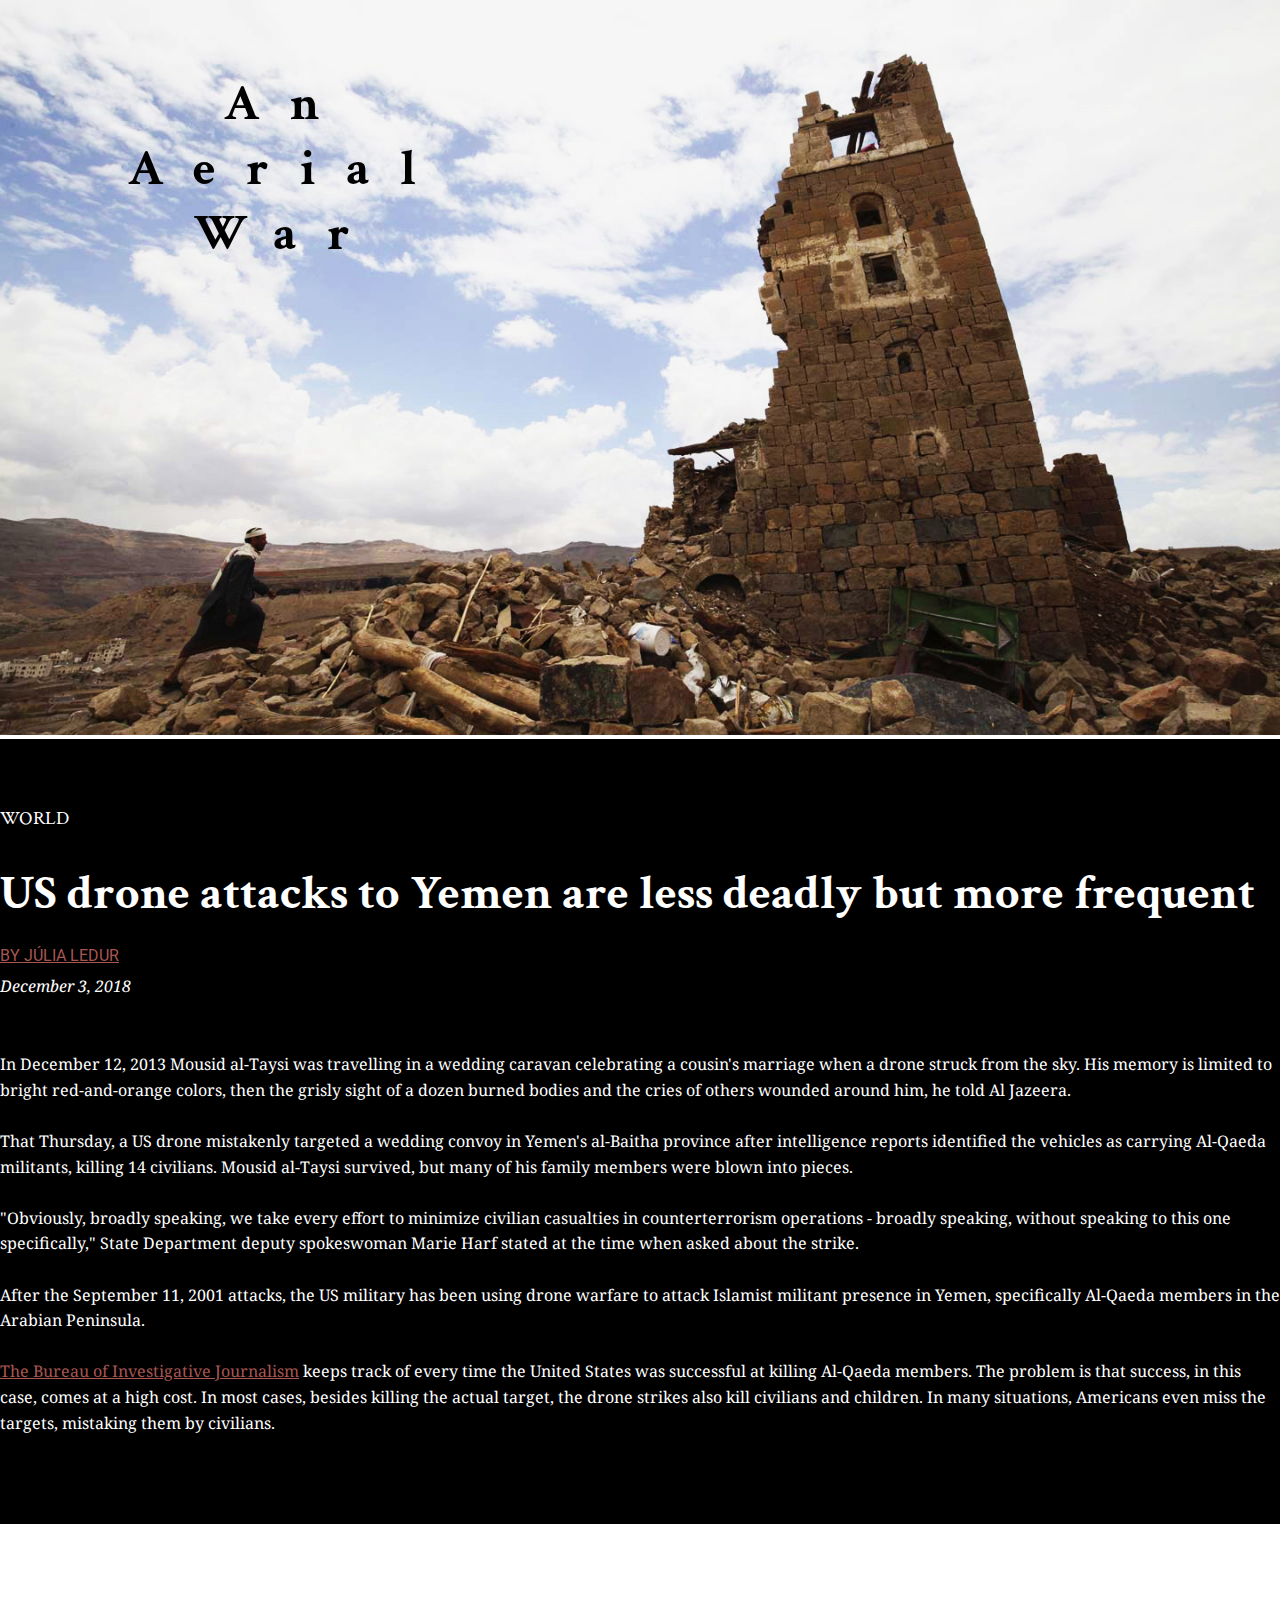
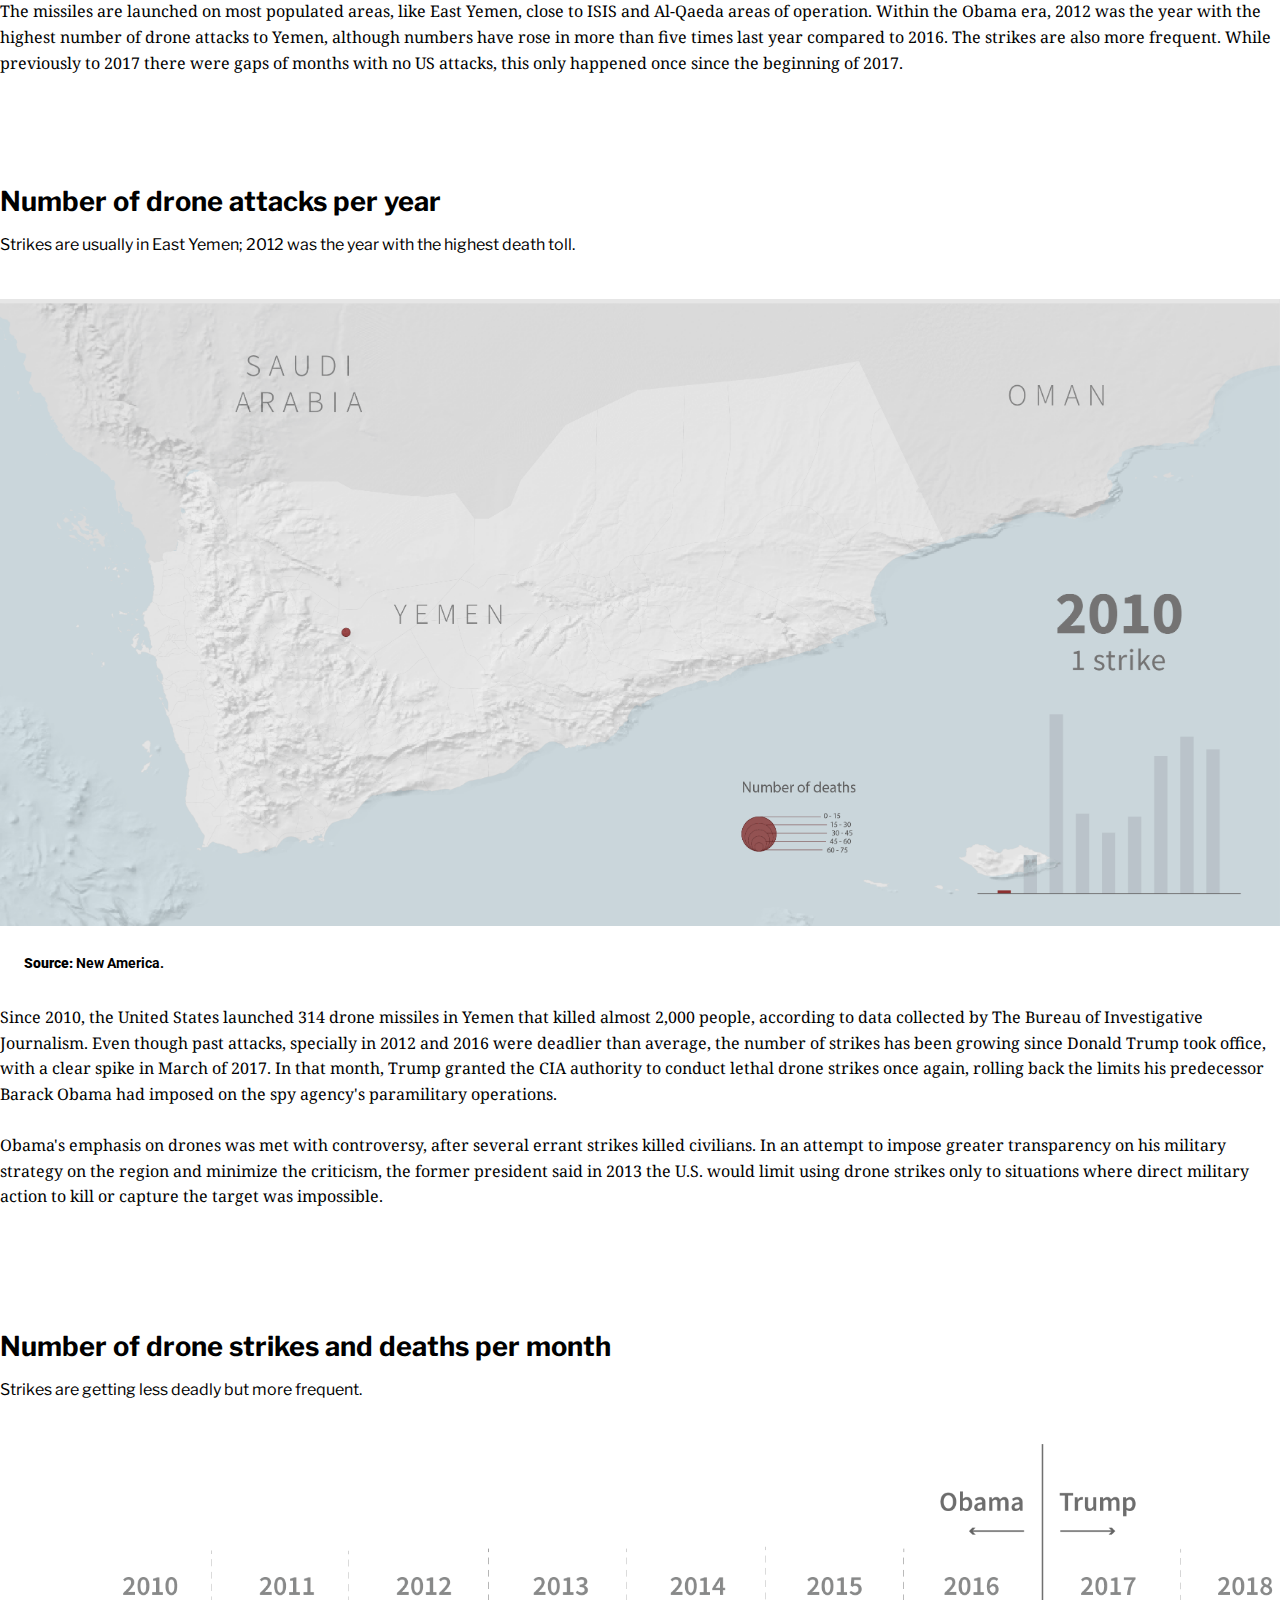
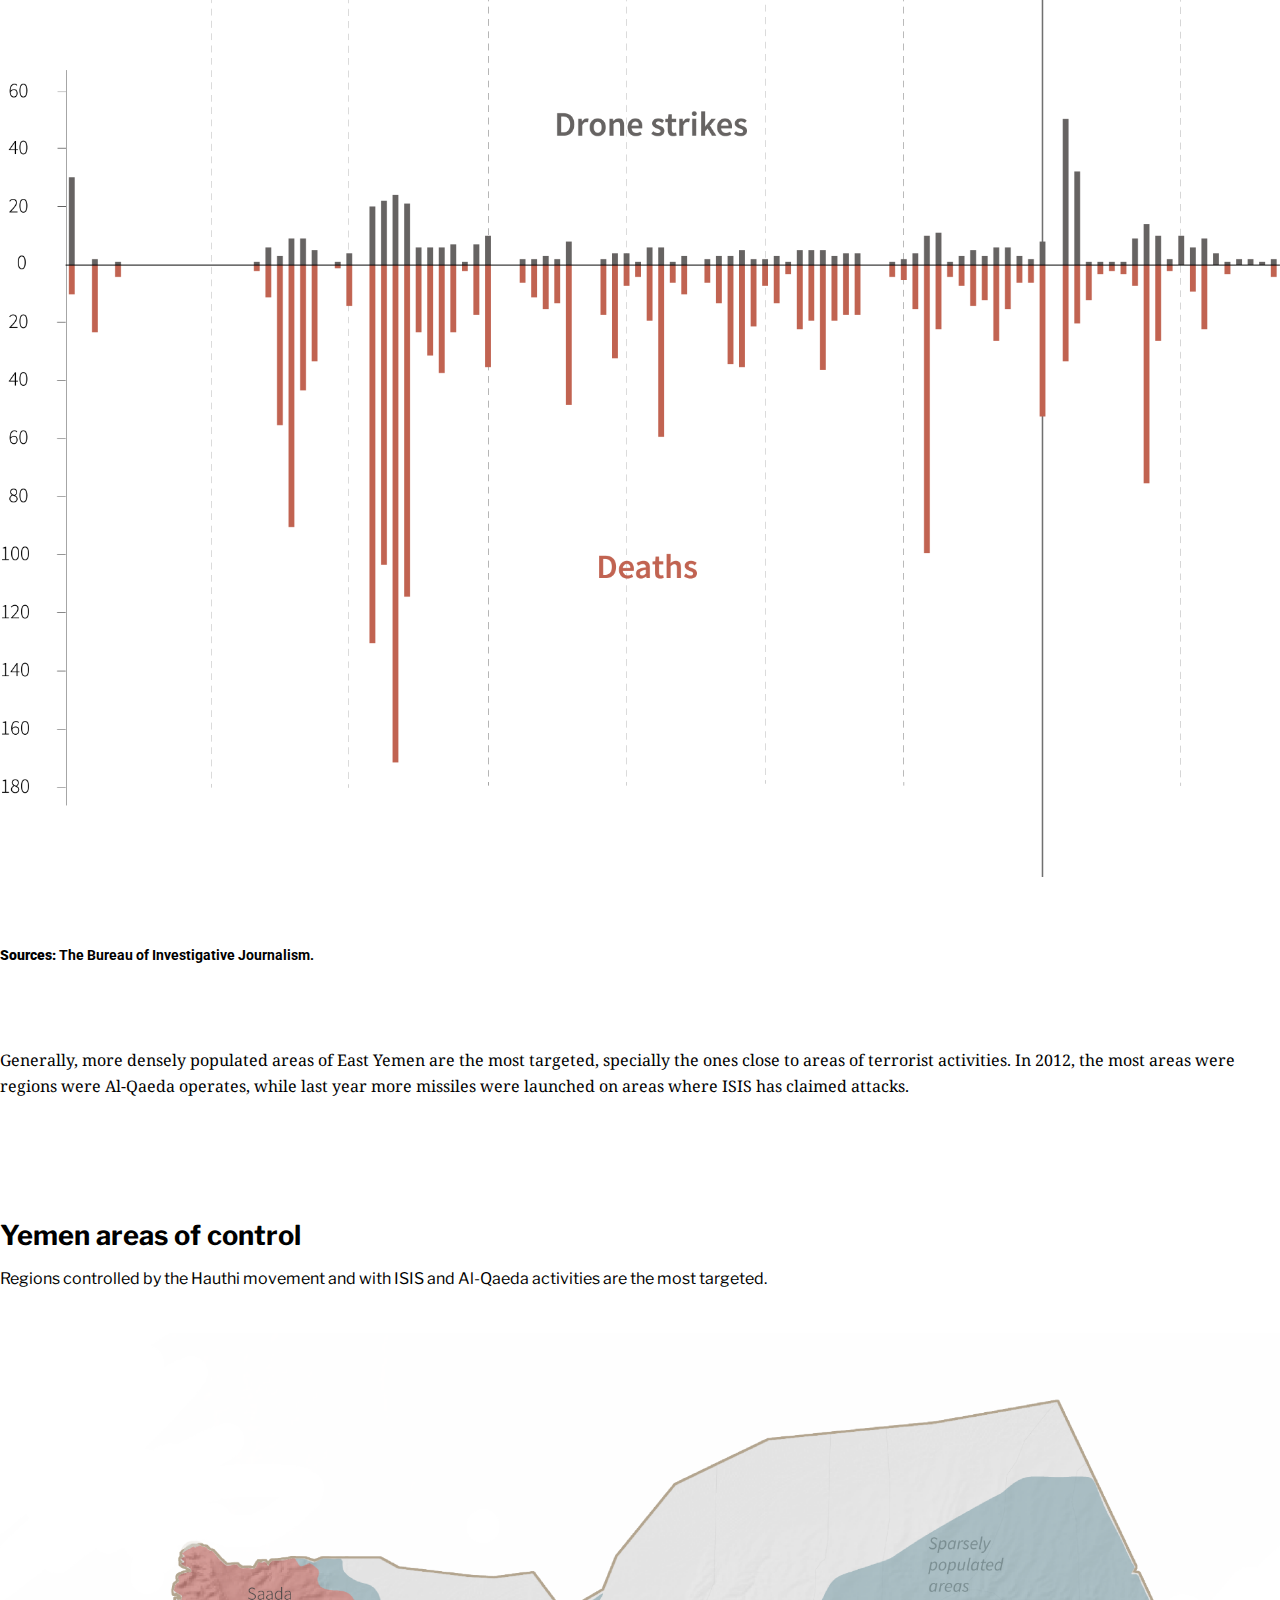
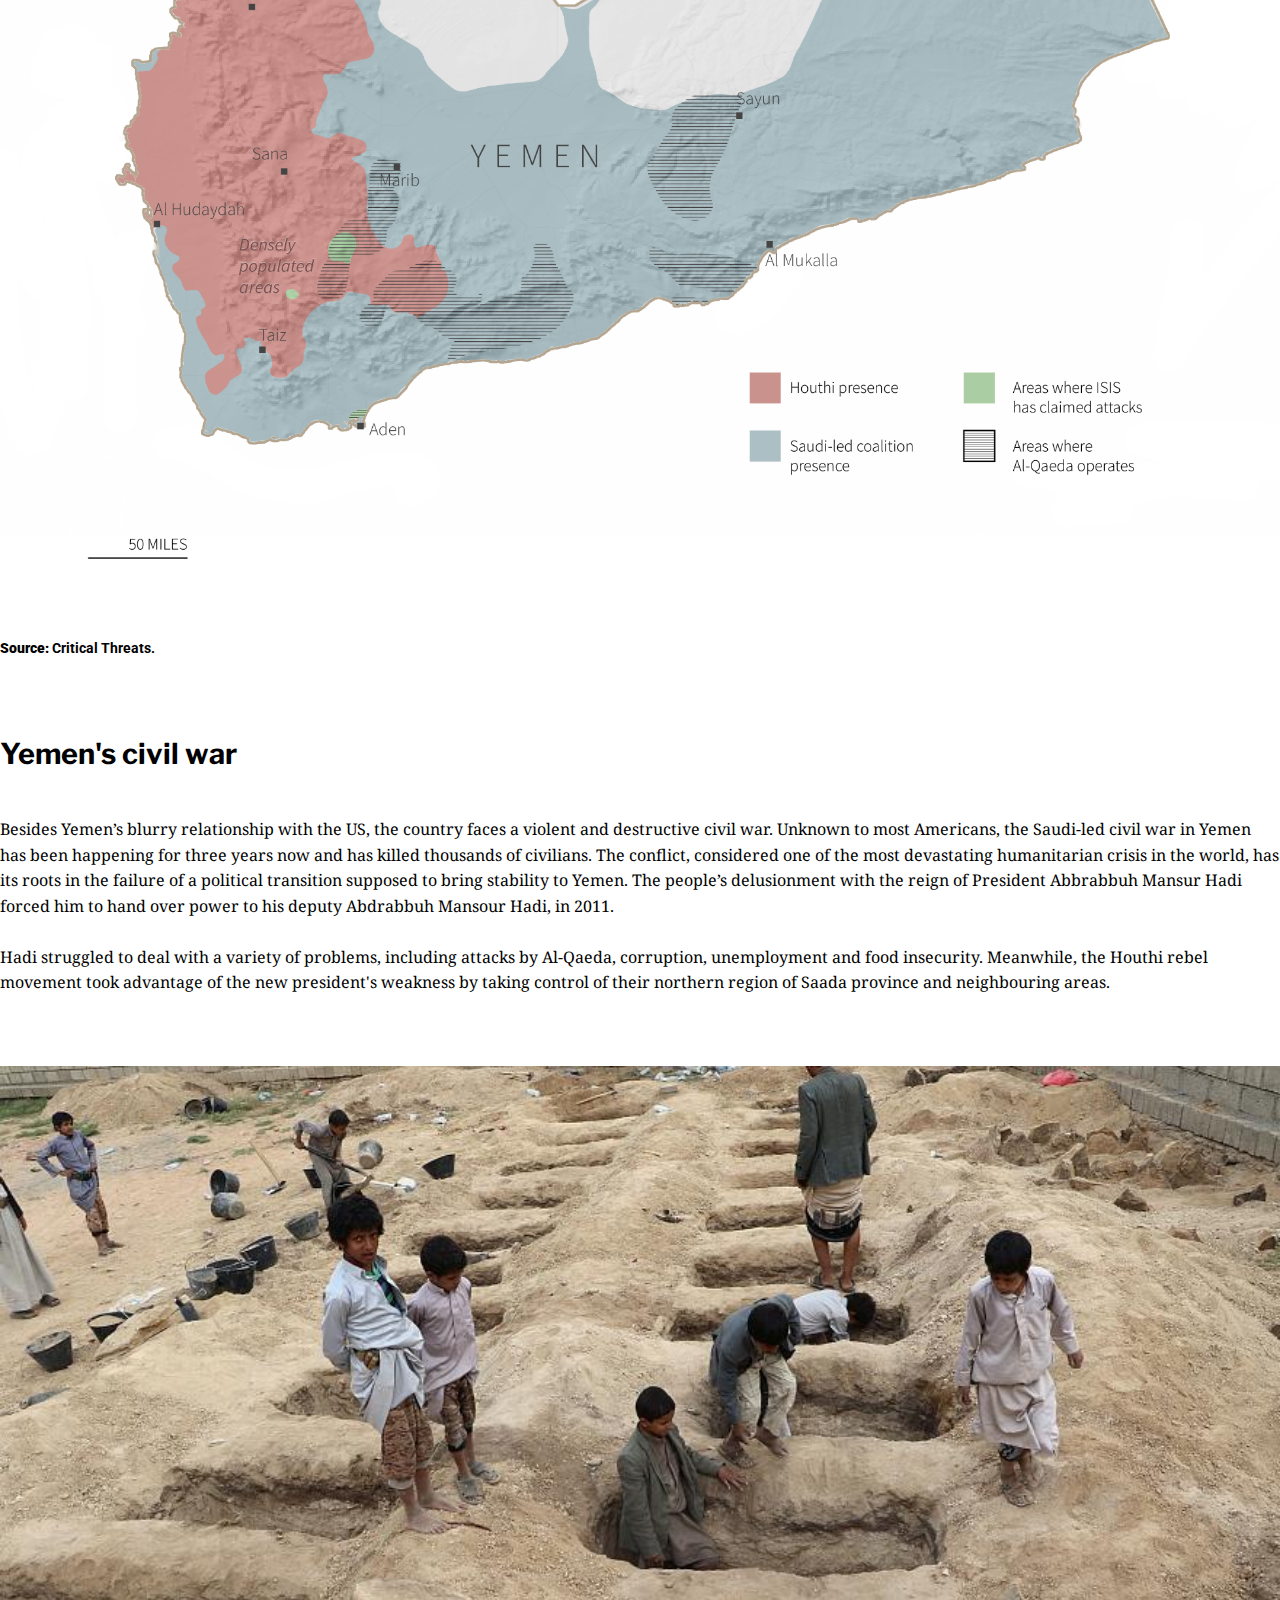
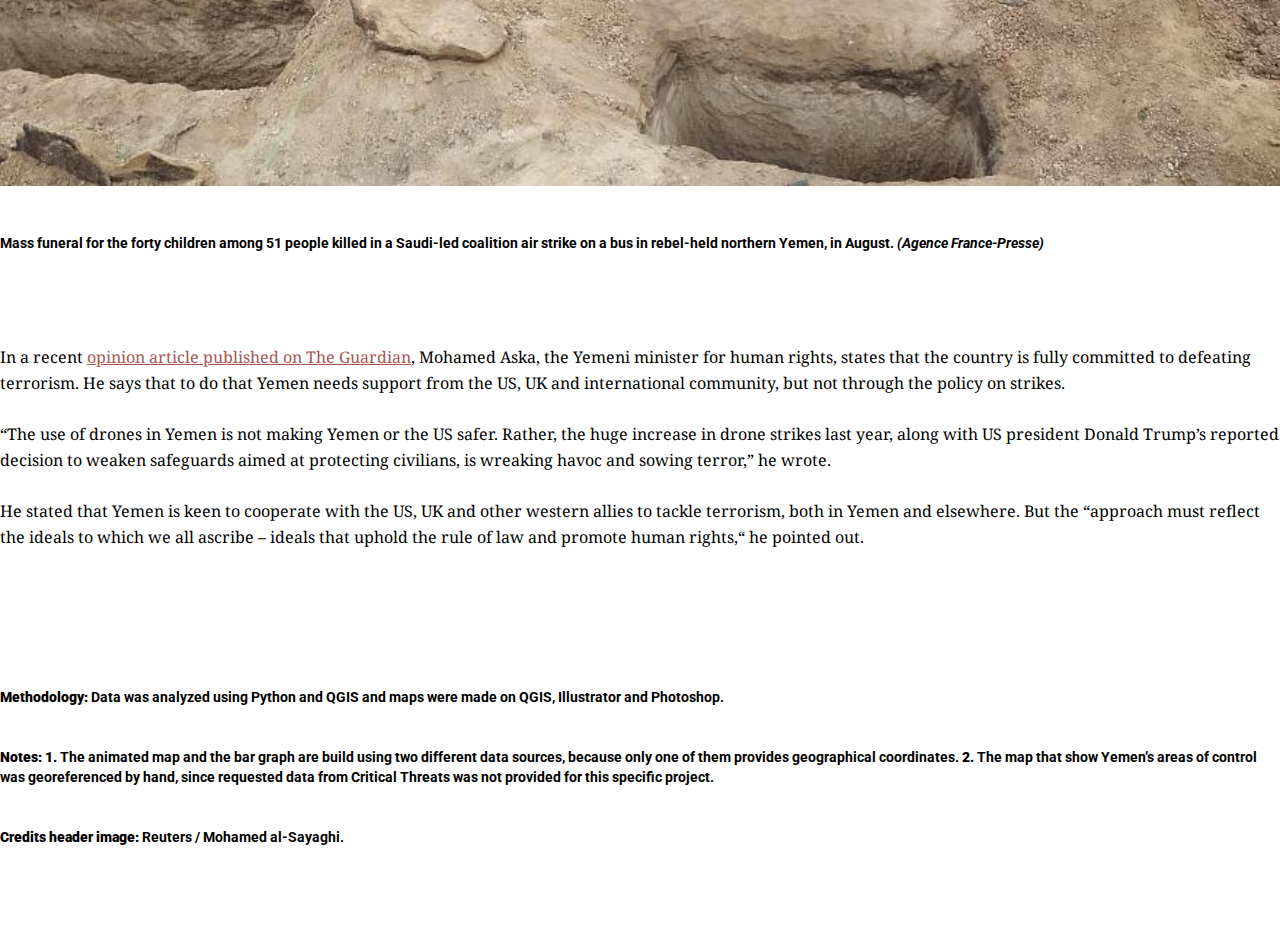
<file: drone-attacks/index.html>
<!doctype html>
<html lang="en">
  <head>
    <!-- Required meta tags -->
    <meta charset="utf-8">
    <meta name="viewport" content="width=device-width, initial-scale=1, shrink-to-fit=no">
    <!-- Bootstrap CSS -->
    <link rel="stylesheet" href="https://stackpath.bootstrapcdn.com/bootstrap/4.1.1/css/bootstrap.min.css" integrity="sha384-WskhaSGFgHYWDcbwN70/dfYBj47jz9qbsMId/iRN3ewGhXQFZCSftd1LZCfmhktB" crossorigin="anonymous">
      
    <!-- Your CSS files -->
    <link rel="stylesheet" href="style/app.css">
    
    <!-- google fonts-->
    <link href="https://fonts.googleapis.com/css?family=Libre+Franklin:400,600,700" rel="stylesheet">
    <link href="https://fonts.googleapis.com/css?family=Open+Sans|Roboto:300" rel="stylesheet"> 
    <link href="https://fonts.googleapis.com/css?family=Noto+Serif:400,400i,700,700i" rel="stylesheet">
    <link href="https://fonts.googleapis.com/css?family=Crimson+Text:400,600,700" rel="stylesheet">
  
<div class="content">
    <title>US drone attacks to Yemen</title>
  </head>
    
  <body>

        <img class="image" src="style/images/bombed-building-cropped.jpg">
      
        <div class="top-left">An<br>Aerial<br>War</div>
         <!-- <div class="bottom-right">A man walks to a house damaged during an airstrike from the Saudi-led coalition in Faj Attan village, Sana’a, Yemen. <i>(Reuters / Mohamed al-Sayaghi)</i></div> -->

        

<div style="background-color: black">
    <div class="container black-bg">
        <div class="row justify-content-center">
                <div class="col-lg-7">
                <br><br><br><p class="kicker super-font">WORLD</p><br>
                <h1 class="headline super-font">US drone attacks to Yemen are less deadly but more frequent           </h1>
                <p class="credit super-font"><a href="https://julialedur.com.br/">By Júlia Ledur</a></p>
                <p class="date sub-font">December 3, 2018</p><br>
                <p class="body-text sub-font">
                        In December 12, 2013 Mousid al-Taysi was travelling in a wedding caravan celebrating a cousin's marriage when a drone struck from the sky. His memory is limited to bright red-and-orange colors, then the grisly sight of a dozen burned bodies and the cries of others wounded around him, he told Al Jazeera.<br><br>

                        That Thursday, a US drone mistakenly targeted a wedding convoy in Yemen's al-Baitha province after intelligence reports identified the vehicles as carrying Al-Qaeda militants, killing 14 civilians. Mousid al-Taysi survived, but many of his family members were blown into pieces.<br><br> 

                        "Obviously, broadly speaking, we take every effort to minimize civilian casualties in counterterrorism operations - broadly speaking, without speaking to this one specifically," State Department deputy spokeswoman Marie Harf stated at the time when asked about the strike.<br><br>
                        
                        After the September 11, 2001 attacks, the US military has been using drone warfare to attack Islamist militant presence in Yemen, specifically Al-Qaeda members in the Arabian Peninsula.<br><br>
                        
                        <a href="https://www.thebureauinvestigates.com/drone-war/data/yemen-reported-us-covert-actions-2015">The Bureau of Investigative Journalism</a> keeps track of every time the United States was successful at killing Al-Qaeda members. The problem is that success, in this case, comes at a high cost. In most cases, besides killing the actual target, the drone strikes also kill civilians and children. In many situations, Americans even miss the targets, mistaking them by civilians.
                        
                </p><br><br><br><br>
            </div>
        </div>
    </div>
</div>
</div>

<div class="content">

    <div class="container light-theme">
        <div class="row justify-content-center"> 
            <div class="col-lg-7">
            <p class="body-text sub-font">
                <br><br>The missiles are launched on most populated areas, like East Yemen, close to ISIS and Al-Qaeda areas of operation. Within the Obama era, 2012 was the year with the highest number of drone attacks to Yemen, although numbers have rose in more than five times last year compared to 2016. The strikes are also more frequent. While previously to 2017 there were gaps of months with no US attacks, this only happened once since the beginning of 2017.<br><br>

                <br><br><p class="label">Number of drone attacks per year</p>
                <p class="label-text">Strikes are usually in East Yemen; 2012 was the year with the highest death toll.</p><br><br>
                </div>
            </div>
        </div>
    </div>
    
                    <img class="image" src="style/images/yemen-animated-final-edit.gif">

                    <div class="col-lg-7">
                        <h5><strong>&nbsp;&nbsp;&nbsp;&nbsp;&nbsp;&nbsp;&nbsp;&nbsp;Source:</strong> New America.<br></h5>
                    </div>
                   
                
    <div class="container light-theme">

        <div class="row justify-content-center">
            <div class="col-lg-7">
                <p class="body-text sub-font">
                    Since 2010, the United States launched 314 drone missiles in Yemen that killed almost 2,000 people, according to data collected by The Bureau of Investigative Journalism. Even though past attacks, specially in 2012 and 2016 were deadlier than average, the number of strikes has been growing since Donald Trump took office, with a clear spike in March of 2017. In that month, Trump granted the CIA authority to conduct lethal drone strikes once again, rolling back the limits his predecessor Barack Obama had imposed on the spy agency's paramilitary operations.
                    <br><br>
                    Obama's emphasis on drones was met with controversy, after several errant strikes killed civilians.  In an attempt to impose greater transparency on his military strategy on the region and minimize the criticism, the former president  said in 2013 the U.S. would limit using drone strikes only to situations where direct military action to kill or capture the target was impossible.</p><br><br>
            </div>
        </div>


        <div class="row justify-content-center"> 
            <div class="col-lg-7">
                <br><br><p class="label">Number of drone strikes and deaths per month</p>
                        <p class="label-text">Strikes are getting less deadly but more frequent.</p><br><br>
            </div>
            <div class="col-lg-10">
                <img class="image" src="style/images/strikes-month.png" alt="image description">
            </div>
    
        <div class="col-lg-10">
            <h5><strong><br><br>Sources:</strong> The Bureau of Investigative Journalism.<br></h5>
        </div>
    </div>


    <div class="row justify-content-center">
        <div class="col-lg-7">
            <p class="body-text sub-font">
                <br><br>Generally, more densely populated areas of East Yemen are the most targeted, specially the ones close to areas of terrorist activities. In 2012, the most areas were regions were Al-Qaeda operates, while last year more missiles were launched on areas where ISIS has claimed attacks. 
                </p><br><br>
        </div>
    


            <div class="col-lg-7">
                    <br><br><p class="label">Yemen areas of control</p>
                    <p class="label-text">Regions controlled by the Hauthi movement and with ISIS and Al-Qaeda activities are the most targeted.</p><br><br>
            </div>
        </div>
            <div class="col-lg-11">
                <img class="image" src="style/images/areas-of-control.png" alt="image description">
            </div>
            <div class="col-lg-7">
                <h5><strong>Source:</strong> Critical Threats.<br></h5>
            </div>

            <div class="row justify-content-center">
                <div class="col-lg-7">
                    <p class="subhead super-font"><br><br>Yemen's civil war</p>

                    <p class="body-text sub-font">
                        <br>Besides Yemen’s blurry relationship with the US, the country faces a violent and destructive civil war. Unknown to most Americans, the Saudi-led civil war in Yemen has been happening for three years now and has killed thousands of civilians. The conflict, considered one of the most devastating humanitarian crisis in the world, has its roots in the failure of a political transition supposed to bring stability to Yemen. The people’s delusionment with the reign of President Abbrabbuh Mansur Hadi forced him to hand over power to his deputy Abdrabbuh Mansour Hadi, in 2011.<br><br>

                        Hadi struggled to deal with a variety of problems, including attacks by Al-Qaeda, corruption, unemployment and food insecurity. Meanwhile, the Houthi rebel movement took advantage of the new president's weakness by taking control of their northern region of Saada province and neighbouring areas.
                            </p><br><br><br>
                </div>
            </div>


            <div class="row justify-content-center"> 
                    <div class="col-lg-12">
                        <img class="image width=100%" src="style/images/strike1.jpg" alt="image description">
                    </div>
                </div>
                <div class="col-lg-12">
                    <h5><br>Mass funeral for the forty children among 51 people killed in a Saudi-led coalition air strike on a bus in rebel-held northern Yemen, in August. <i>(Agence France-Presse)</i><br></h5>
                </div>
        <br>
    
            <div class="row justify-content-center">
                <div class="col-lg-7">
                    <br><p class="body-text sub-font">
                        In a recent <a href="https://www.theguardian.com/commentisfree/2018/aug/10/yemen-open-letter-drone-strikes-us">opinion article published on The Guardian</a>, Mohamed Aska, the Yemeni minister for human rights, states that the country is fully committed to defeating terrorism. He says that to do that Yemen needs support from the US, UK and international community, but not through the policy on strikes.<br><br>

                        “The use of drones in Yemen is not making Yemen or the US safer. Rather, the huge increase in drone strikes last year, along with US president Donald Trump’s reported decision to weaken safeguards aimed at protecting civilians, is wreaking havoc and sowing terror,” he wrote.<br><br>
                            
                        He stated that Yemen is keen to cooperate with the US, UK and other western allies to tackle terrorism, both in Yemen and elsewhere. But the “approach must reflect the ideals to which we all ascribe – ideals that uphold the rule of law and promote human rights,“ he pointed out.<br><br> 
                            
                    </p><br><br><br><br>
                </div>
    
            
            <div class="col-lg-7">
                <h5><strong>Methodology:</strong> Data was analyzed using Python and QGIS and maps were made on QGIS, Illustrator and Photoshop.<br><br><br>
                <strong>Notes:</strong> <strong>1.</strong> The animated map and the bar graph are build using two different data sources, because only one of them provides geographical coordinates. 
                <strong>2.</strong> The map that show Yemen’s areas of control was georeferenced by hand, since requested data from Critical Threats was not provided for this specific project.<br><br><br>
                <strong>Credits header image:</strong> Reuters / Mohamed al-Sayaghi.<br><br><br><br></h5>
            </div>
        </div>
   
</div>
</div>   

      
      
    <!-- Optional JavaScript -->
    <!-- jQuery first, then Popper.js, then Bootstrap JS -->
    <script src="https://code.jquery.com/jquery-3.3.1.slim.min.js" integrity="sha384-q8i/X+965DzO0rT7abK41JStQIAqVgRVzpbzo5smXKp4YfRvH+8abtTE1Pi6jizo" crossorigin="anonymous"></script>
    <script src="https://cdnjs.cloudflare.com/ajax/libs/popper.js/1.14.3/umd/popper.min.js" integrity="sha384-ZMP7rVo3mIykV+2+9J3UJ46jBk0WLaUAdn689aCwoqbBJiSnjAK/l8WvCWPIPm49" crossorigin="anonymous"></script>
    <script src="https://stackpath.bootstrapcdn.com/bootstrap/4.1.1/js/bootstrap.min.js" integrity="sha384-smHYKdLADwkXOn1EmN1qk/HfnUcbVRZyYmZ4qpPea6sjB/pTJ0euyQp0Mk8ck+5T" crossorigin="anonymous"></script>
  </body>
</html>
</file>
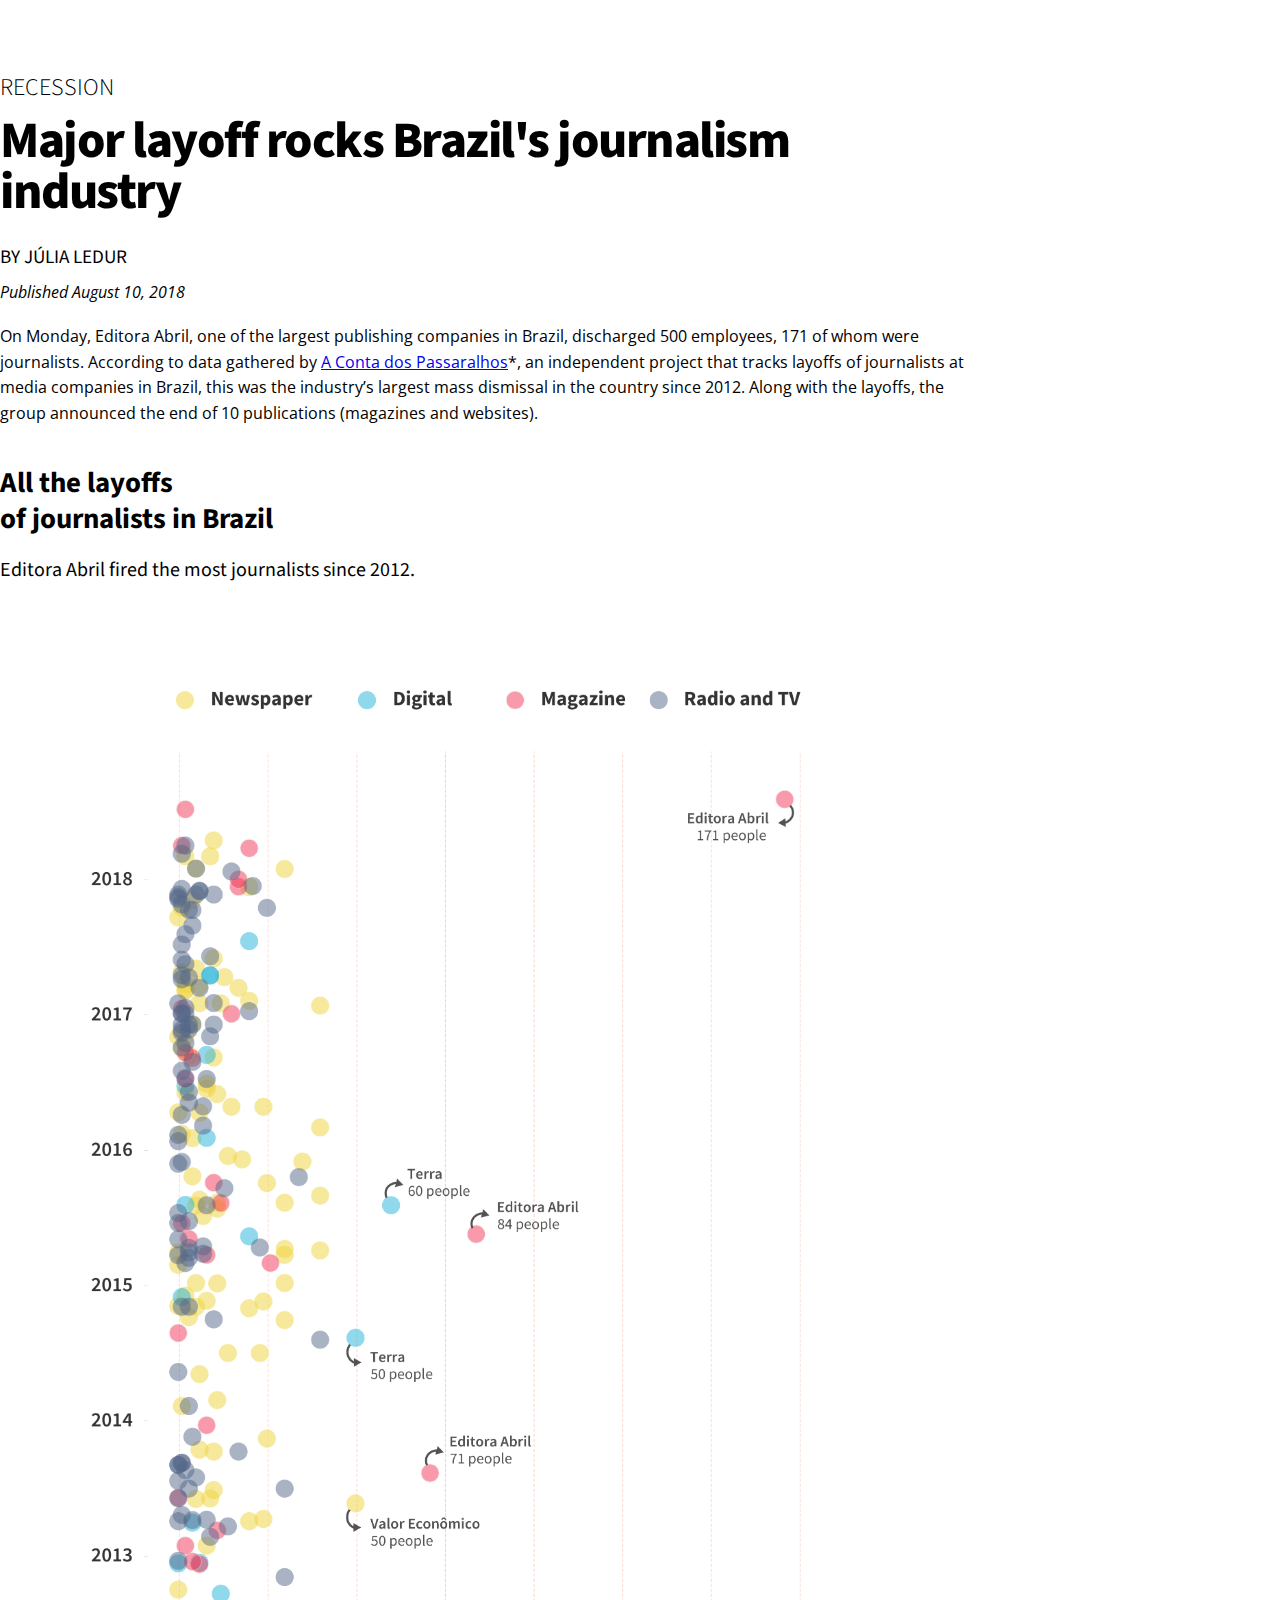
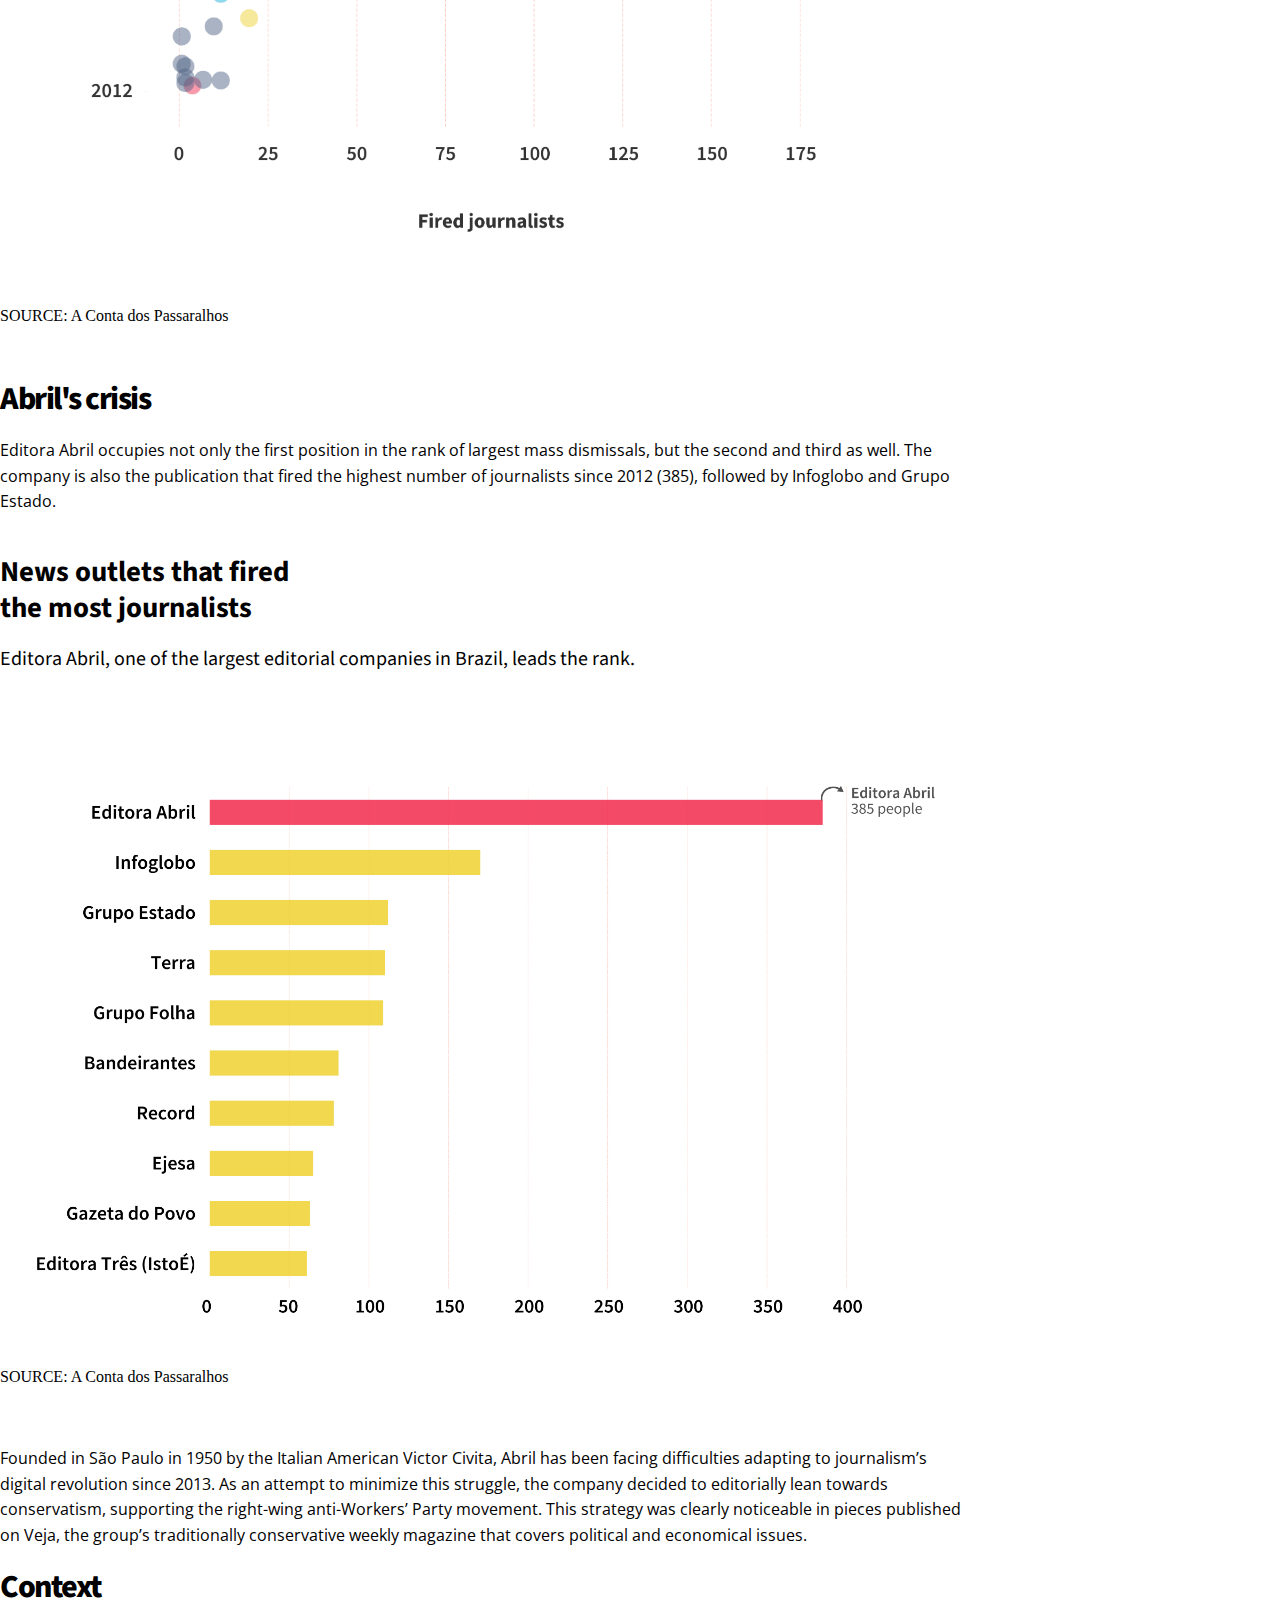
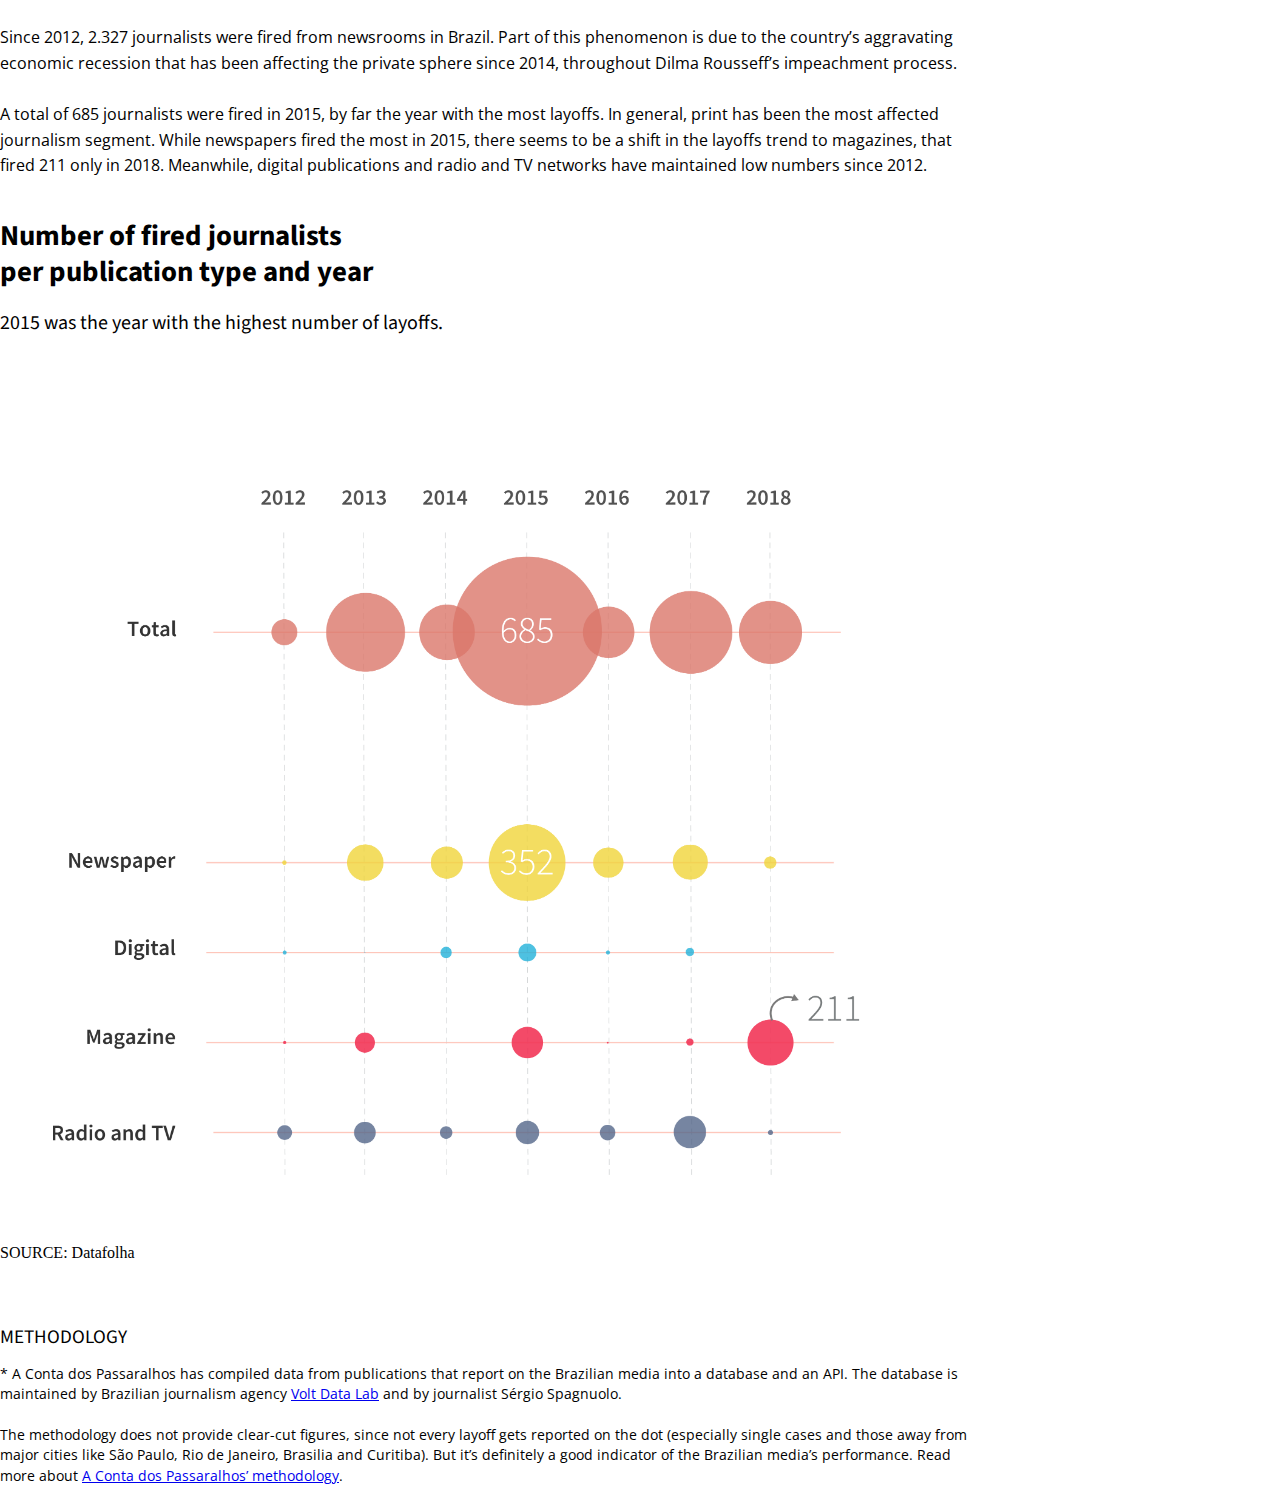
<file: journalists/index.html>
<!doctype html>
<html lang="en">

<head>
    <!-- Required meta tags -->
    <meta charset="utf-8">
    <meta name="viewport" content="width=device-width, initial-scale=1, shrink-to-fit=no">
    <!-- Bootstrap CSS -->
    <link rel="stylesheet" href="https://stackpath.bootstrapcdn.com/bootstrap/4.1.1/css/bootstrap.min.css" integrity="sha384-WskhaSGFgHYWDcbwN70/dfYBj47jz9qbsMId/iRN3ewGhXQFZCSftd1LZCfmhktB"
        crossorigin="anonymous">

    <!-- Your CSS files -->
    <link rel="stylesheet" href="style/app.css">

    <!-- google fonts: Roboto Condensed(super-font) and Lora(sub-font) -->
    <link href="https://fonts.googleapis.com/css?family=Source+Sans+Pro:400,400i,600,600i,700,700i,900" rel="stylesheet">
    <link href="https://fonts.googleapis.com/css?family=Open+Sans:400,400i,600,600i" rel="stylesheet">



    <title>Brazilian journalists</title>
</head>

<body class="light-theme">
    <div class="container">
        <!-- start of the main container-->
        <div class="row justify-content-center">
            <!-- headline and intro -->
            <div class="col-lg-10 ">
                <p class="kicker super-font">RECESSION</p>
                <h1 class="headline super-font">Major layoff rocks Brazil's journalism industry</h1>
                <p class="credit super-font">BY Júlia Ledur</p>
                <p class="date sub-font">Published August 10, 2018</p>
            </div>
        </div>

    
        <div class="row justify-content-center">
            <!-- headline and intro -->
            <div class="col-lg-10">
                <p class="body-text sub-font">
                    On Monday, Editora Abril, one of the largest publishing companies in Brazil, discharged 500 employees, 171 of whom were journalists. According to data gathered by <a href="http://passaralhos.voltdata.info/">A Conta dos Passaralhos</a>*, an independent project that tracks layoffs of journalists at media companies in Brazil, this was the industry’s largest mass dismissal in the country since 2012. Along with the layoffs, the group announced the end of 10 publications (magazines and websites). 

                </p>
            </div>
        </div>



        <div class="row justify-content-center">
            <div class="col-lg-10">
                <p class="label super-font">All the layoffs<br>of journalists in Brazil</p>
                <p class="label-text super-font">Editora Abril fired the most journalists since 2012.</p>
            </div>
        </div>

        <div class="row justify-content-center">
            <div class="col-lg-10">
                <img class="image" src="style/images/layoffs-total.png" alt="image description">
            </div>
        </div>

        <div class="row justify-content-center">
            <div class="col-lg-10">
                SOURCE: A Conta dos Passaralhos</br></br></br>
            </div>
        </div>

        <div class="row justify-content-center">
            <!-- headline and intro -->
            <div class="col-lg-10">
                <p class="subhead super-font">Abril's crisis</p>
                <p class="body-text sub-font">
                    Editora Abril occupies not only the first position in the rank of largest mass dismissals, but the second and third as well. The company is also the publication that fired the highest number of journalists since 2012 (385), followed by Infoglobo and Grupo Estado. 
                </p>
            </div>
        </div>


        <div class="row justify-content-center">
            <div class="col-lg-10">
                <p class="label super-font">News outlets that fired<br>the most journalists</p>
                <p class="label-text super-font">Editora Abril, one of the largest editorial companies in Brazil, leads the rank.</p>
            </div>
        </div>

        <!-- another size B image -->

        <div class="row justify-content-center">
            <div class="col-12">
                <img class="image" src="style/images/layoffs-outlets.png" alt="image description">
            </div>
        </div>

        <div class="row justify-content-center">
            <div class="col-lg-10">
                SOURCE: A Conta dos Passaralhos</br></br></br>
            </div>
        </div>
        <!-- end of one size B image -->

        <div class="row justify-content-center">
            <!-- headline and intro -->
            <div class="col-lg-10">
                <p class="body-text sub-font">
                    Founded in São Paulo in 1950 by the Italian American Victor Civita, Abril has been facing difficulties adapting to journalism’s digital revolution since 2013. As an attempt to minimize this struggle, the company decided to editorially lean towards conservatism, supporting the right-wing anti-Workers’ Party movement. This strategy was clearly noticeable in pieces published on Veja, the group’s traditionally conservative weekly magazine that covers political and economical issues.
                </p>
            </div>
        </div>

        <div class="row justify-content-center">
            <!-- headline and intro -->
            <div class="col-lg-10 ">
                <p class="subhead super-font">Context</p>
                <p class="body-text sub-font">
                    Since 2012, 2.327 journalists were fired from newsrooms in Brazil. Part of this phenomenon is due to the country’s aggravating economic recession that has been affecting the private sphere since 2014, throughout Dilma Rousseff’s impeachment process.<br><br> 
                    A total of 685 journalists were fired in 2015, by far the year with the most layoffs. In general, print has been the most affected journalism segment. While newspapers fired the most in 2015, there seems to be a shift in the layoffs trend to magazines, that fired 211 only in 2018. Meanwhile, digital publications and radio and TV networks have maintained low numbers since 2012. 
                </p>
            </div>
        </div>

        <!-- another size B image -->
        <div class="row justify-content-center">
            <div class="col-lg-10">
                <p class="label super-font">Number of fired journalists<br>per publication type and year</p>
                <p class="label-text super-font">2015 was the year with the highest number of layoffs.</p>
            </div>
        </div>

        <div class="row justify-content-center">
            <!-- labels/deszcriptions and three charts for mobile -->
            <div class="col-lg-12">
                <!-- left -->
                <img class="image" src="style/images/layoffs-year-midia.png" alt="image description">
                <!-- <p class="note sub-font">NOTE: an optional note or source can go here. <br> -->
            </div>
        </div>

        <div class="row justify-content-center">
            <div class="col-lg-10">
                SOURCE: Datafolha</br></br></br>
            </div>
        </div>

        <div class="row justify-content-center">
            <!-- headline and intro -->
            <div class="col-lg-10 ">
                <p class="credit super-font">Methodology</p>
                <p class="note sub-font">
                    * A Conta dos Passaralhos has compiled data from publications that report on the Brazilian media into a database and an API. The database is maintained by Brazilian journalism agency <a href="https://www.voltdata.info/">Volt Data Lab</a> and by journalist Sérgio Spagnuolo.<br><br>
                    The methodology does not provide clear-cut figures, since not every layoff gets reported on the dot (especially single cases and those away from major cities like São Paulo, Rio de Janeiro, Brasilia and Curitiba). But it’s definitely a good indicator of the Brazilian media’s performance. Read more about <a href="http://passaralhos.voltdata.info/about.html">A Conta dos Passaralhos’ methodology</a>. 
                    
                </p>
            </div>
        </div>




    </div><!-- end of the main container-->





    <!-- Optional JavaScript -->
    <!-- jQuery first, then Popper.js, then Bootstrap JS -->
    <script src="https://code.jquery.com/jquery-3.3.1.slim.min.js" integrity="sha384-q8i/X+965DzO0rT7abK41JStQIAqVgRVzpbzo5smXKp4YfRvH+8abtTE1Pi6jizo"
        crossorigin="anonymous"></script>
    <script src="https://cdnjs.cloudflare.com/ajax/libs/popper.js/1.14.3/umd/popper.min.js" integrity="sha384-ZMP7rVo3mIykV+2+9J3UJ46jBk0WLaUAdn689aCwoqbBJiSnjAK/l8WvCWPIPm49"
        crossorigin="anonymous"></script>
    <script src="https://stackpath.bootstrapcdn.com/bootstrap/4.1.1/js/bootstrap.min.js" integrity="sha384-smHYKdLADwkXOn1EmN1qk/HfnUcbVRZyYmZ4qpPea6sjB/pTJ0euyQp0Mk8ck+5T"
        crossorigin="anonymous"></script>
</body>

</html>
</file>
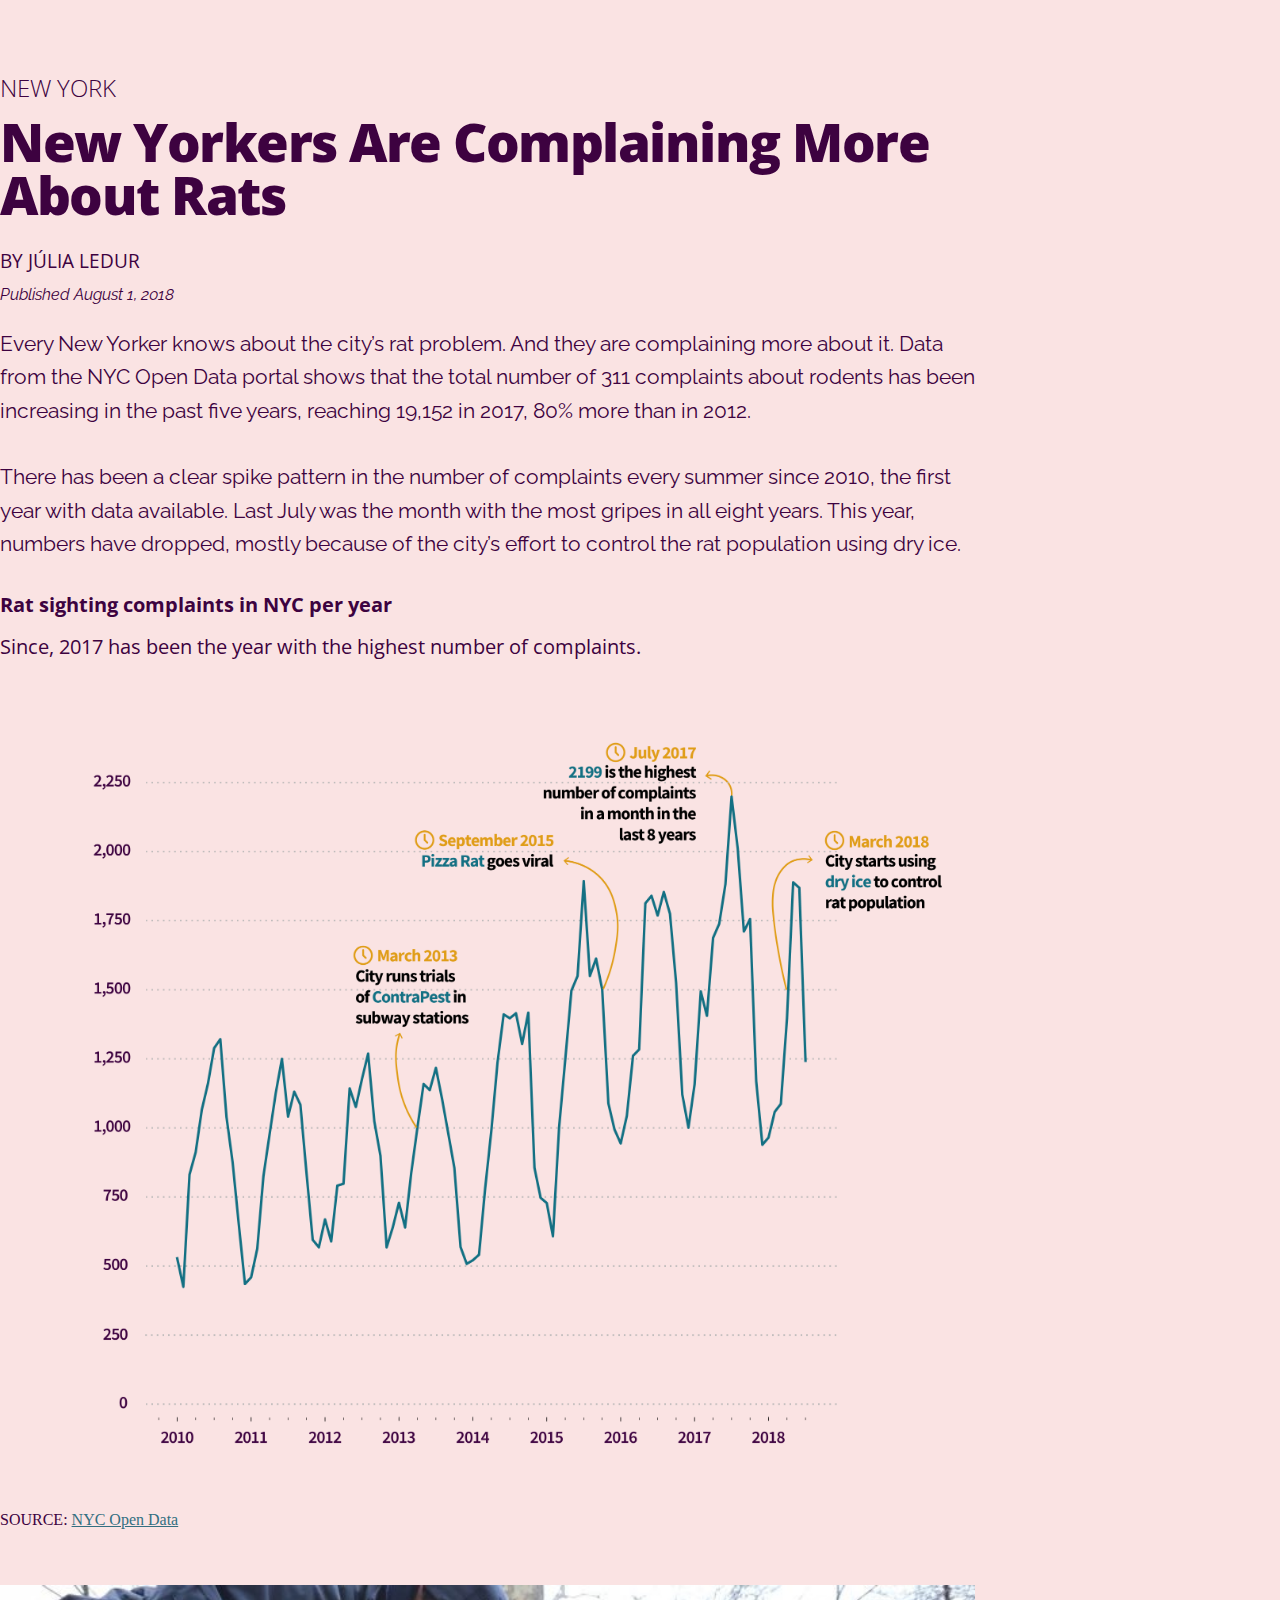
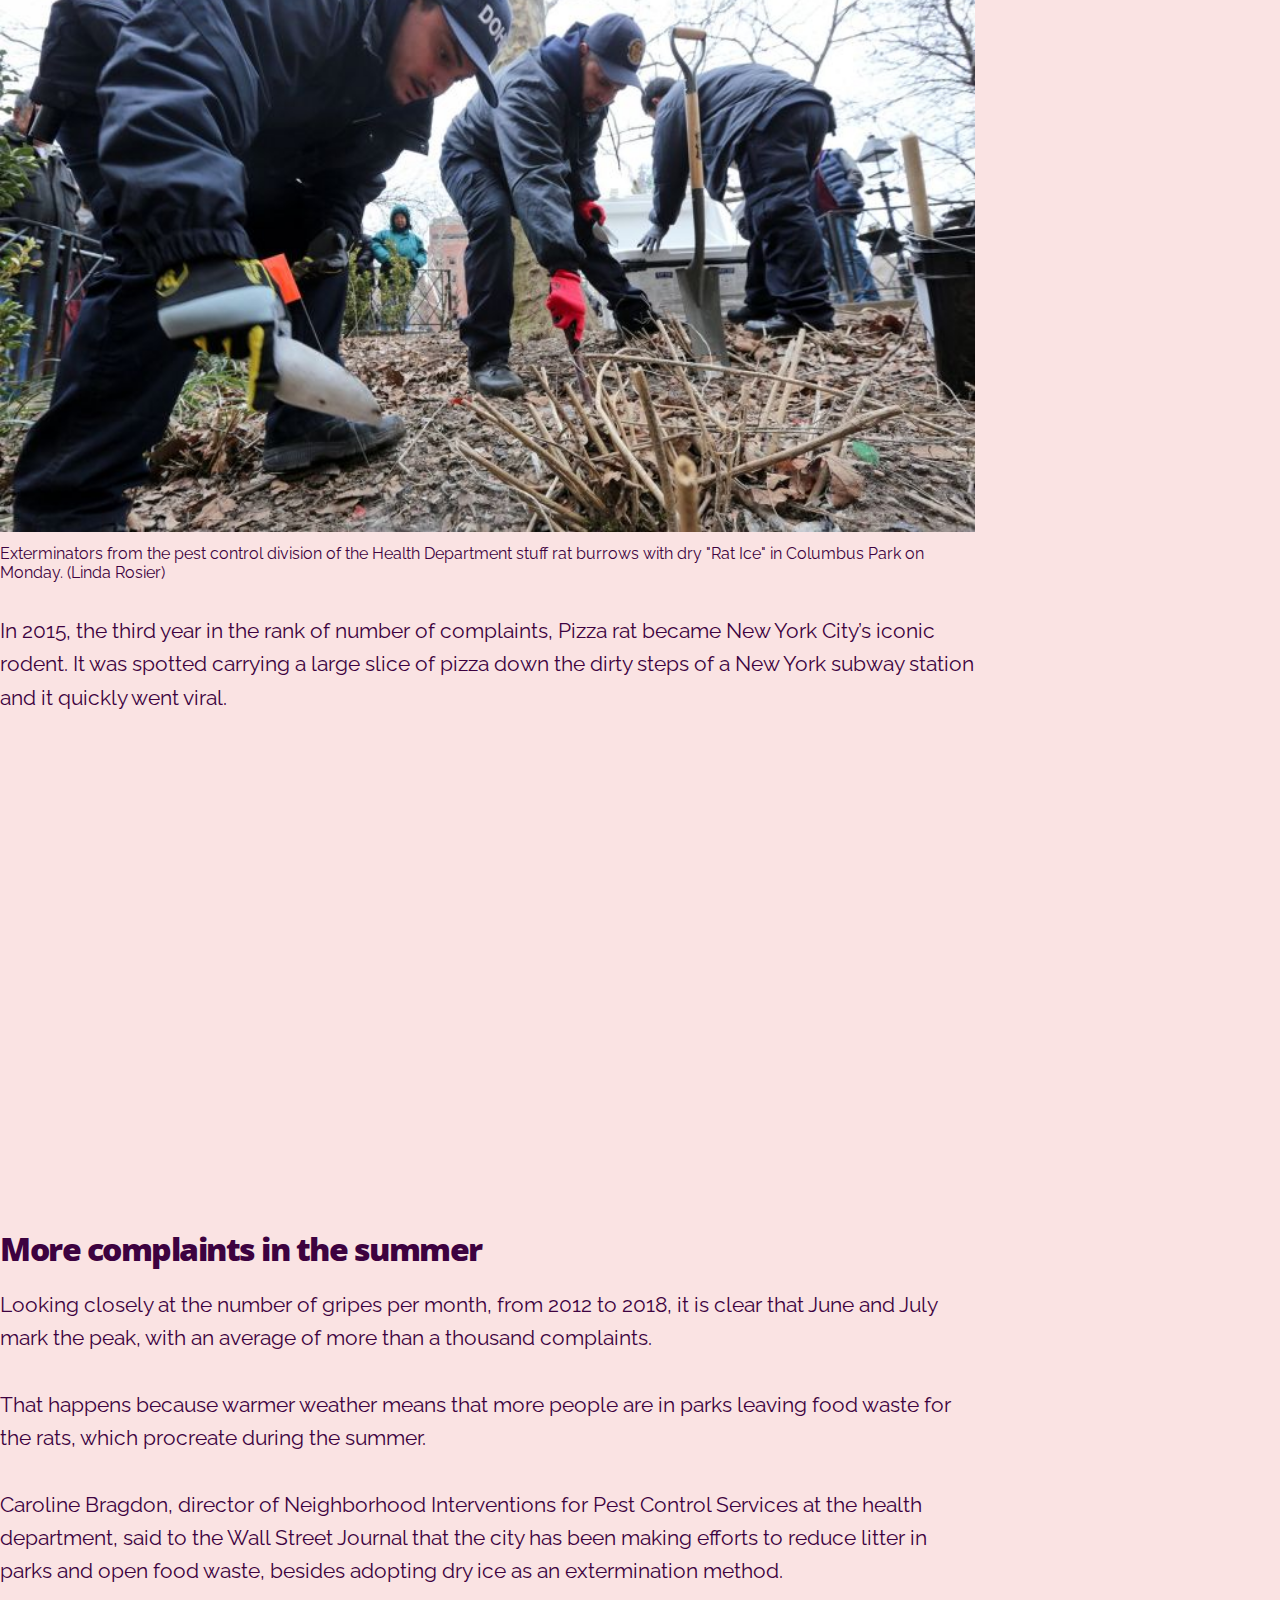
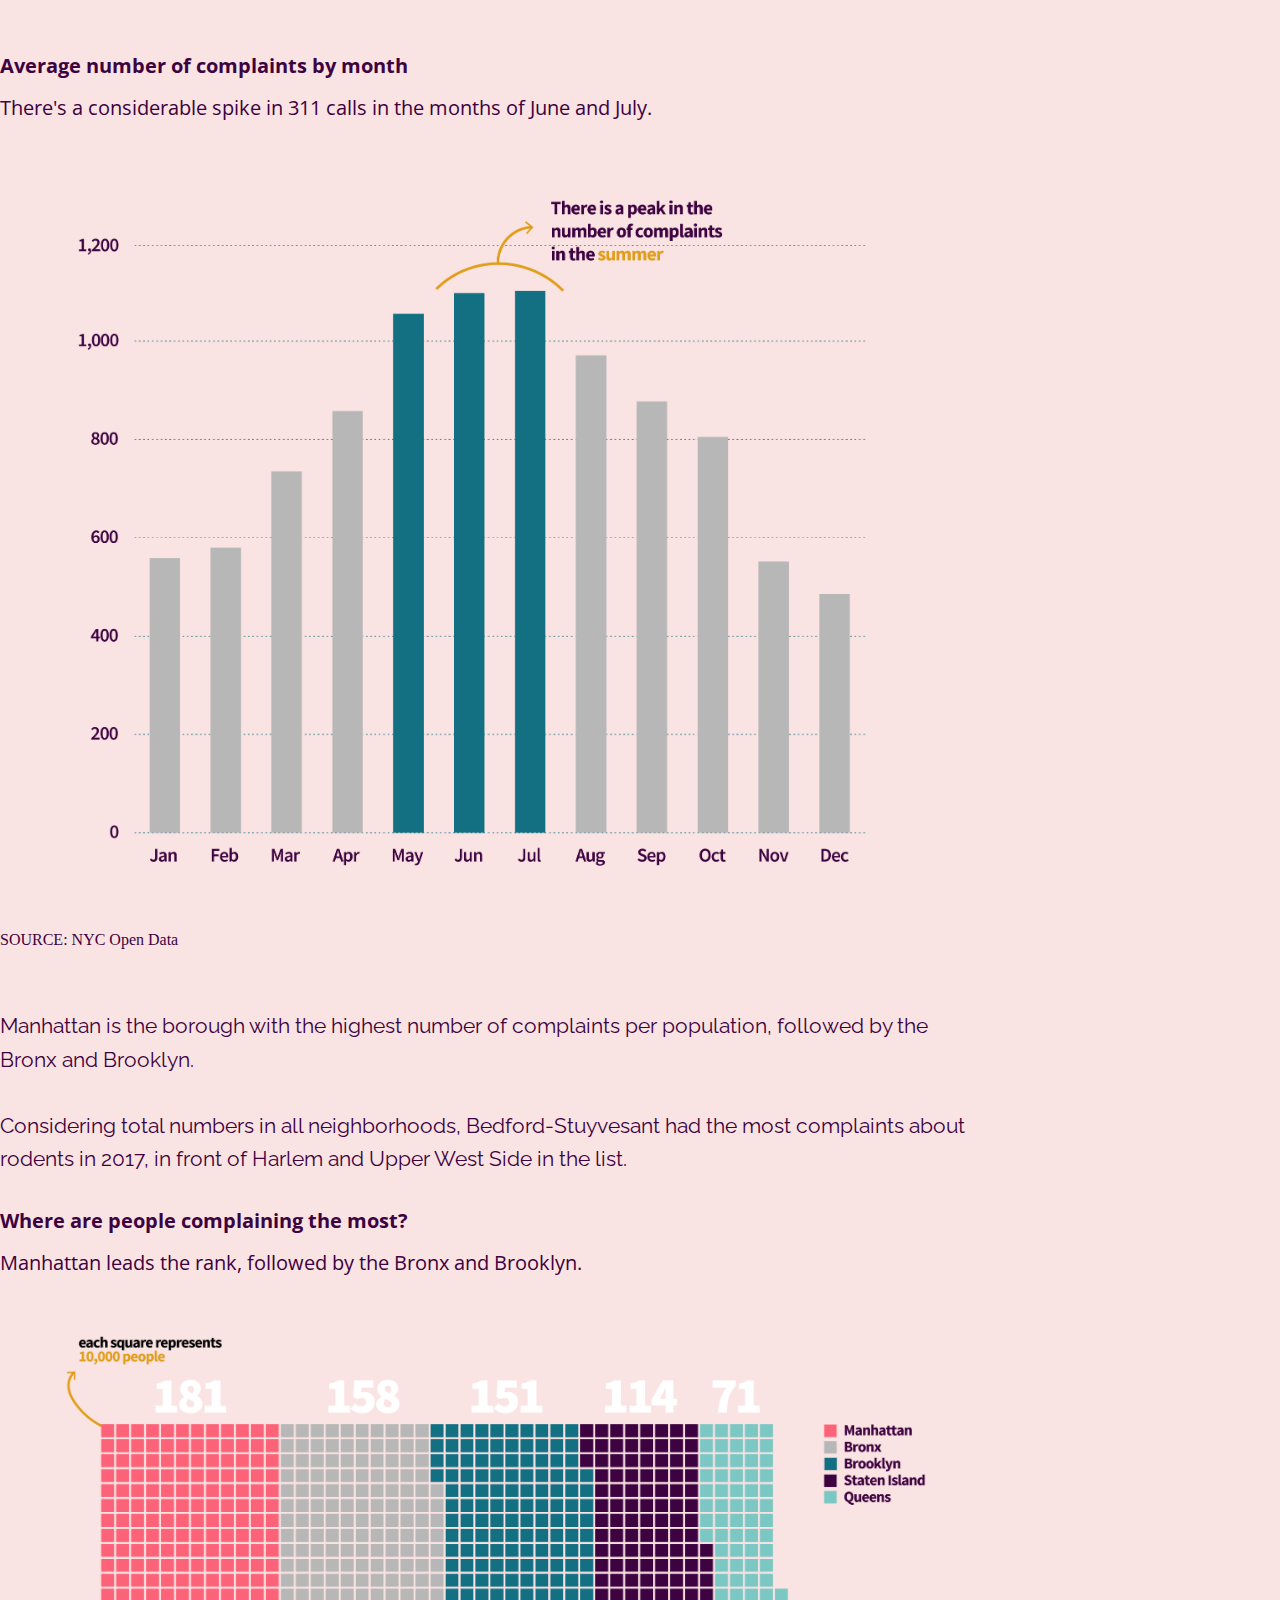
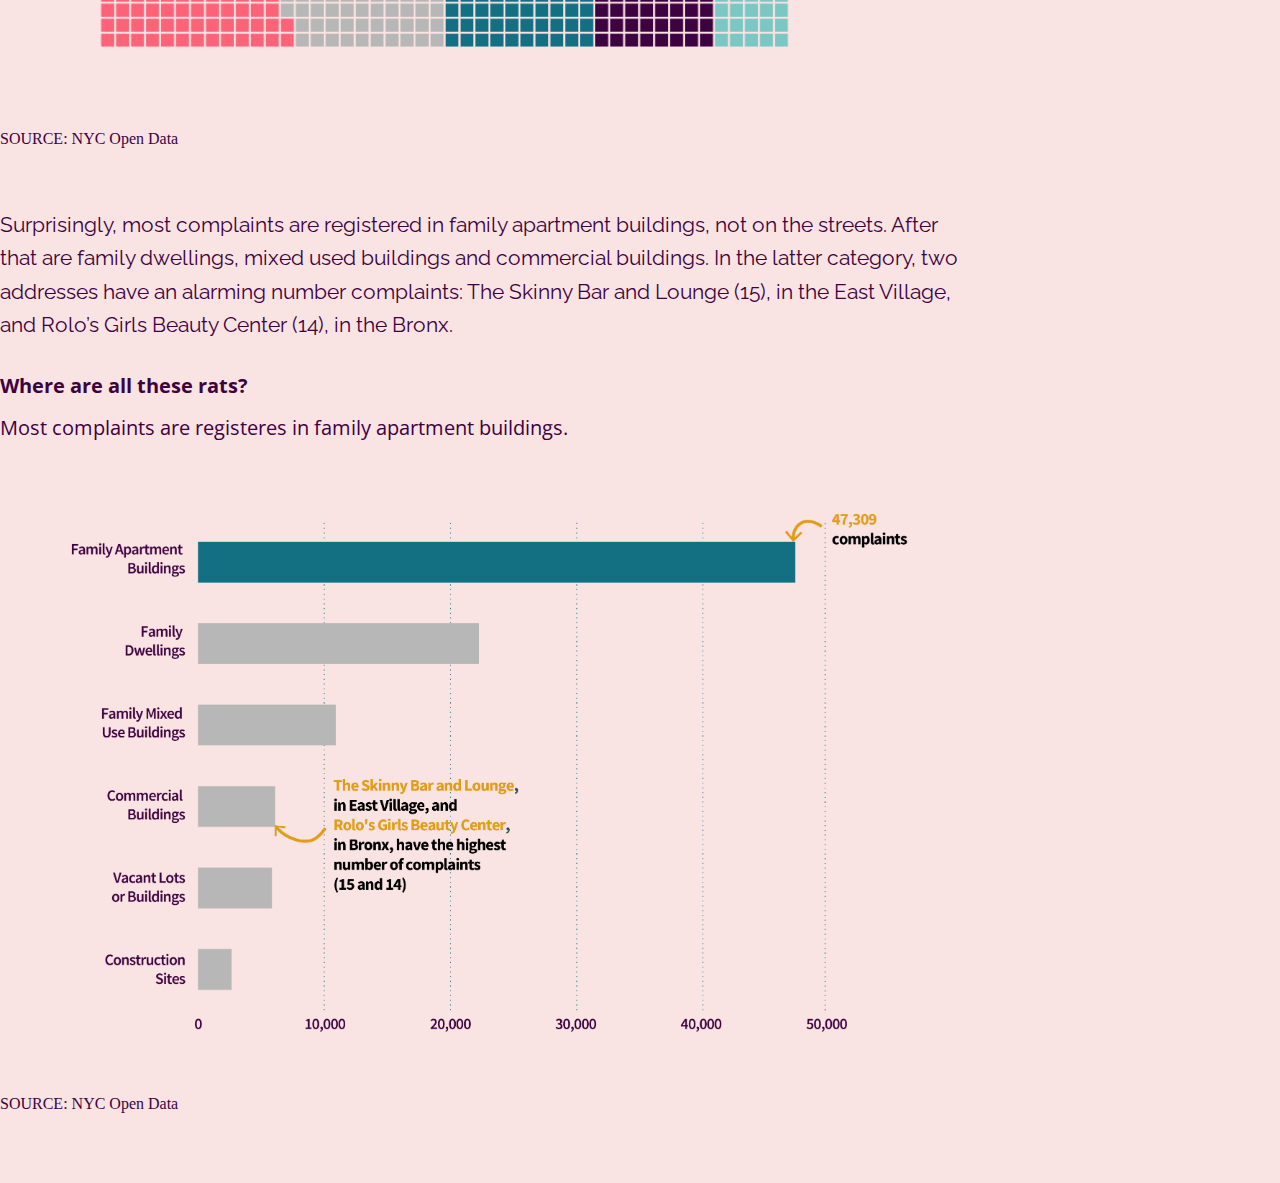
<file: rats-nyc/index.html>
<!doctype html>
<html lang="en">
  <head>
    <!-- Required meta tags -->
    <meta charset="utf-8">
    <meta name="viewport" content="width=device-width, initial-scale=1, shrink-to-fit=no">
    <!-- Bootstrap CSS -->
    <link rel="stylesheet" href="https://stackpath.bootstrapcdn.com/bootstrap/4.1.1/css/bootstrap.min.css" integrity="sha384-WskhaSGFgHYWDcbwN70/dfYBj47jz9qbsMId/iRN3ewGhXQFZCSftd1LZCfmhktB" crossorigin="anonymous">
      
    <!-- Your CSS files -->
    <link rel="stylesheet" href="style/app.css">
    
    <!-- google fonts: Roboto Condensed(super-font) and Lora(sub-font) -->
    <link href="https://fonts.googleapis.com/css?family=Open+Sans:400,700,700i,800" rel="stylesheet">
    <link href="https://fonts.googleapis.com/css?family=Raleway:300,400,400i,600" rel="stylesheet"> 
  
      
      
    <title>Rodents of NYC</title>
  </head>
    
  <body class="light-theme">
    <div class="container"><!-- start of the main container-->
        <div class="row justify-content-center"><!-- headline and intro -->
            <div class="col-lg-10 ">
                <p class="kicker super-font">NEW YORK</p>
                <h1 class="headline super-font">New Yorkers Are Complaining More About Rats</h1>
                <p class="credit super-font">BY Júlia Ledur</p>
                <p class="date sub-font">Published August 1, 2018</p>
                <p class="body-text sub-font">
                    Every New Yorker knows about the city’s rat problem. And they are complaining more about it. Data from the NYC Open Data portal shows that the total number of 311 complaints about rodents has been increasing in the past five years, reaching 19,152 in 2017, 80% more than in 2012.<br><br>

                    There has been a clear spike pattern in the number of complaints every summer since 2010, the first year with data available. Last July was the month with the most gripes in all eight years. This year, numbers have dropped, mostly because of the city’s effort to control the rat population using dry ice.</p>
            </div>
        </div>
        
        
        <div class="row justify-content-center"> 
            <div class="col-lg-10"><!-- left -->
                <p class="label super-font">Rat sighting complaints in NYC per year</p>
                <p class="label-text super-font">Since, 2017 has been the year with the highest number of complaints. </p>
                <img class="image" src="style/images/rat-years-revision.png" alt="image description">
                SOURCE: <a href="https://data.cityofnewyork.us/Social-Services/Rat-Sightings/3q43-55fe">NYC Open Data</a>                
                </p>
            </div>
        </div>

        <div class="row justify-content-center"> 
                <div class="col-12">
                    <img class="image" src="style/images/dry-ice.jpeg" alt="image description">
                </div>
                <div class="col-md-10">
                    <p class="caption sub-font">Exterminators from the pest control division of the Health Department stuff rat burrows with dry "Rat Ice" in Columbus Park on Monday. (Linda Rosier)</p>
                </div>
            </div>
        

        <div class="row justify-content-center"><!-- headline and intro -->
            <div class="col-lg-10 ">
                <p class="body-text sub-font">
                    In 2015, the third year in the rank of number of complaints, Pizza rat became New York City’s iconic rodent. It was spotted carrying a large slice of pizza down the dirty steps of a New York subway station and it quickly went viral. 
                </div>
        </div>
    
        <div class="row justify-content-center">
            <iframe width="660" height="415" src="https://www.youtube.com/embed/UPXUG8q4jKU" frameborder="0" allow="autoplay; encrypted-media" allowfullscreen></iframe>
        </div>



        <div class="row justify-content-center"><!-- headline and intro -->
            <div class="col-lg-10">
                <p class="subhead super-font"><br><br>More complaints in the summer</p>
                <p class="body-text sub-font">
                        Looking closely at the number of gripes per month, from 2012 to 2018, it is clear that June and July mark the peak, with an average of more than a thousand complaints.<br><br>

                        That happens because warmer weather means that more people are in parks leaving food waste for the rats, which procreate during the summer.<br><br>
                        
                        Caroline Bragdon, director of Neighborhood Interventions for Pest Control Services at the health department, said to the Wall Street Journal that the city has been making efforts to reduce litter in parks and open food waste, besides adopting dry ice as an extermination method.<br><br>
                </p>
            </div>
        </div>

        <div class="row justify-content-center"> 
                <div class="col-lg-10">
                    <p class="label super-font">Average number of complaints by month</p>
                    <p class="label-text super-font">There's a considerable spike in 311 calls in the months of June and July.</p>
                    <img class="image" src="style/images/rat-months-revision.png" alt="image description">
            </div>
        </div>


            <div class="row justify-content-center">
                    <div class="col-lg-10">
                        SOURCE: NYC Open Data</br></br></br>
                    </div>
            </div>


            <div class="row justify-content-center"><!-- headline and intro -->
                <div class="col-lg-10">
                        <p class="body-text sub-font">
                            Manhattan is the borough with the highest number of complaints per population, followed by the Bronx and Brooklyn.<br><br>

                            Considering total numbers in all neighborhoods, Bedford-Stuyvesant had the most complaints about rodents in 2017, in front of Harlem and Upper West Side in the list.                       
                    </p>
                </div>
            </div>


            <div class="row justify-content-center"> 
                <div class="col-lg-10">
                    <p class="label super-font">Where are people complaining the most?</p>
                    <p class="label-text super-font">Manhattan leads the rank, followed by the Bronx and Brooklyn.</p>
             </div>
            </div>
            <div class="row justify-content-center"> 
                    <div class="col-md-12">
                    <img class="image" src="style/images/rats-borough-population-revision.png" alt="image description">
                    </p>
                </div>
            </div>


            <div class="row justify-content-center">
                    <div class="col-lg-10">
                        SOURCE: NYC Open Data</br></br></br>
                </div>
            </div>

            <div class="row justify-content-center"><!-- headline and intro -->
                <div class="col-lg-10">
                    <p class="body-text sub-font">
                            Surprisingly, most complaints are registered in family apartment buildings, not on the streets. After that are family dwellings, mixed used buildings and commercial buildings. In the latter category, two addresses have an alarming number complaints: The Skinny Bar and Lounge (15), in the East Village, and Rolo’s Girls Beauty Center (14), in the Bronx.
                    </p>
                </div>
            </div>

    
        <div class="row justify-content-center"> 
            <div class="col-lg-10">
                <p class="label super-font">Where are all these rats?</p>
                <p class="label-text super-font">Most complaints are registeres in family apartment buildings.</p>
                <img class="image" src="style/images/rats-location-revision.png" alt="image description">
                SOURCE: NYC Open Data<br><br><br><br>
                </p>
            </div>
        </div>
        
        
        
        
      </div><!-- end of the main container-->
   
        


      
    <!-- Optional JavaScript -->
    <!-- jQuery first, then Popper.js, then Bootstrap JS -->
    <script src="https://code.jquery.com/jquery-3.3.1.slim.min.js" integrity="sha384-q8i/X+965DzO0rT7abK41JStQIAqVgRVzpbzo5smXKp4YfRvH+8abtTE1Pi6jizo" crossorigin="anonymous"></script>
    <script src="https://cdnjs.cloudflare.com/ajax/libs/popper.js/1.14.3/umd/popper.min.js" integrity="sha384-ZMP7rVo3mIykV+2+9J3UJ46jBk0WLaUAdn689aCwoqbBJiSnjAK/l8WvCWPIPm49" crossorigin="anonymous"></script>
    <script src="https://stackpath.bootstrapcdn.com/bootstrap/4.1.1/js/bootstrap.min.js" integrity="sha384-smHYKdLADwkXOn1EmN1qk/HfnUcbVRZyYmZ4qpPea6sjB/pTJ0euyQp0Mk8ck+5T" crossorigin="anonymous"></script>
  </body>
</html>
</file>
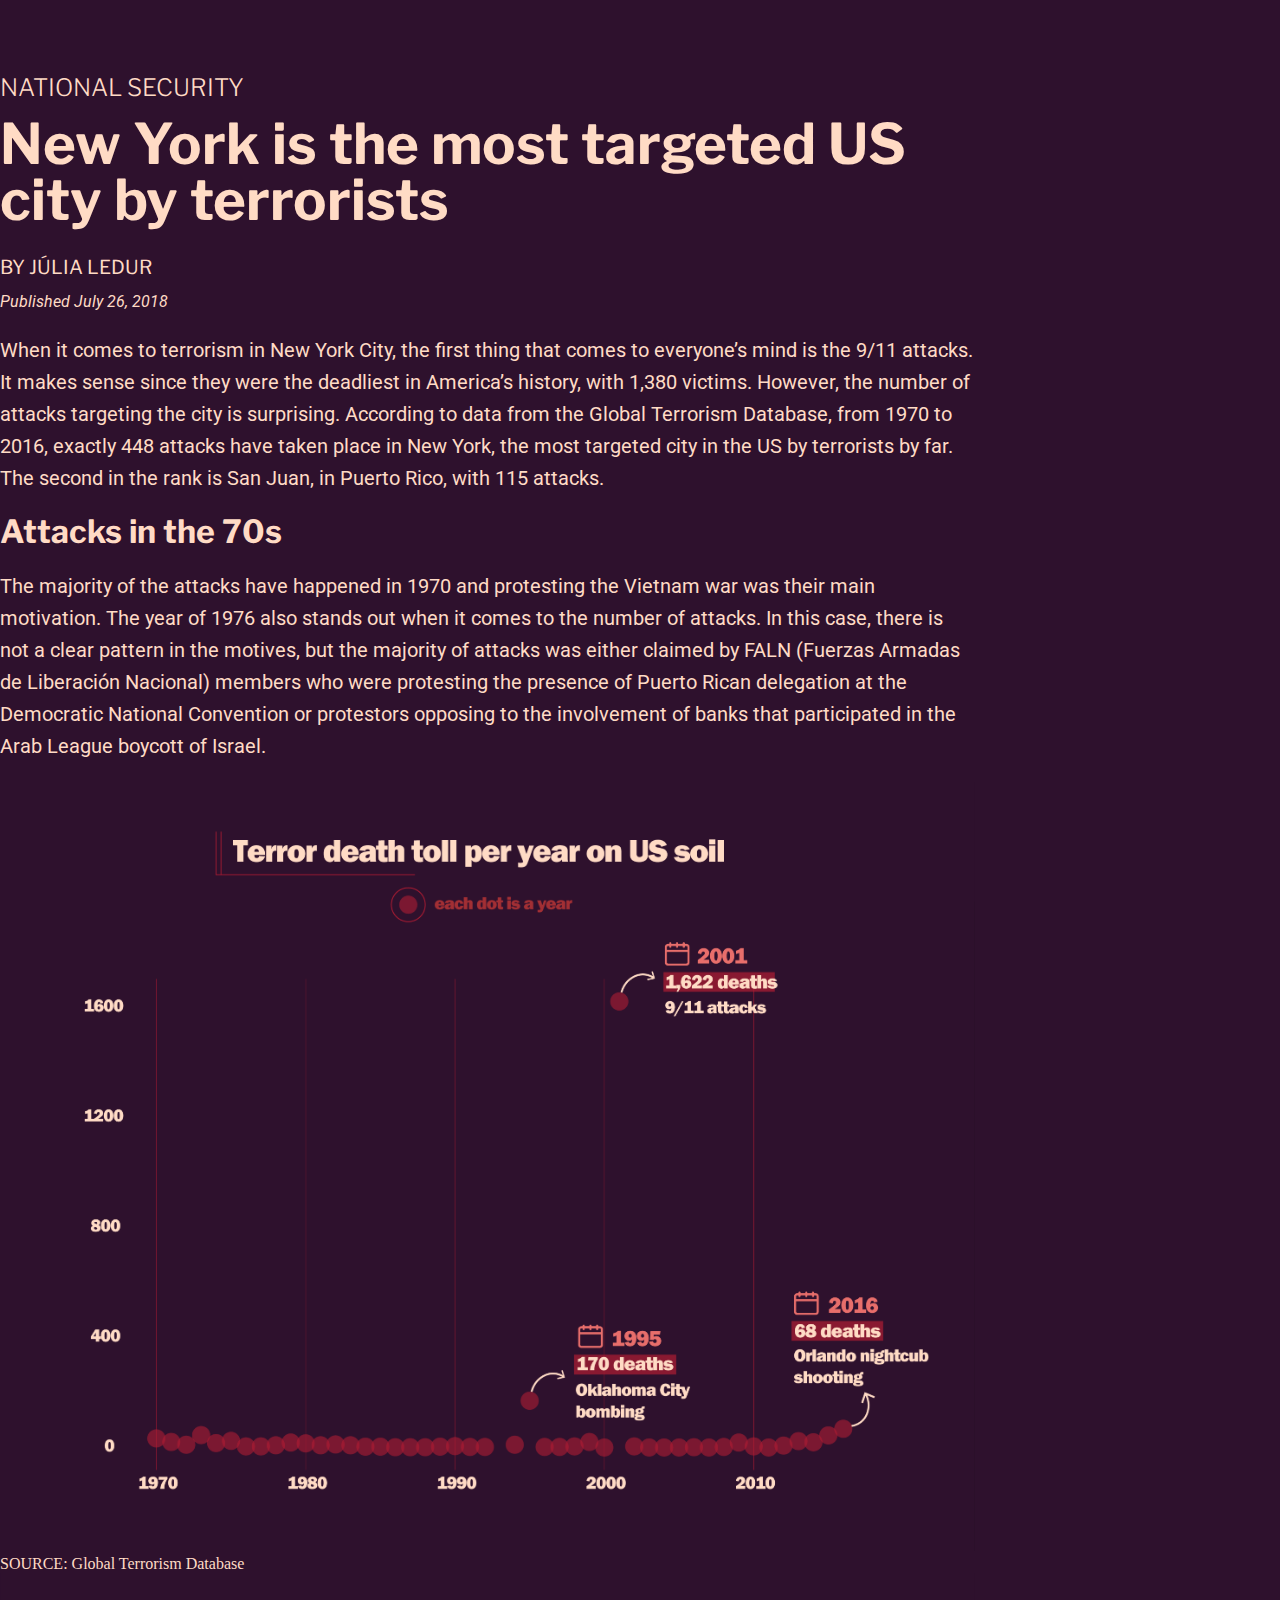
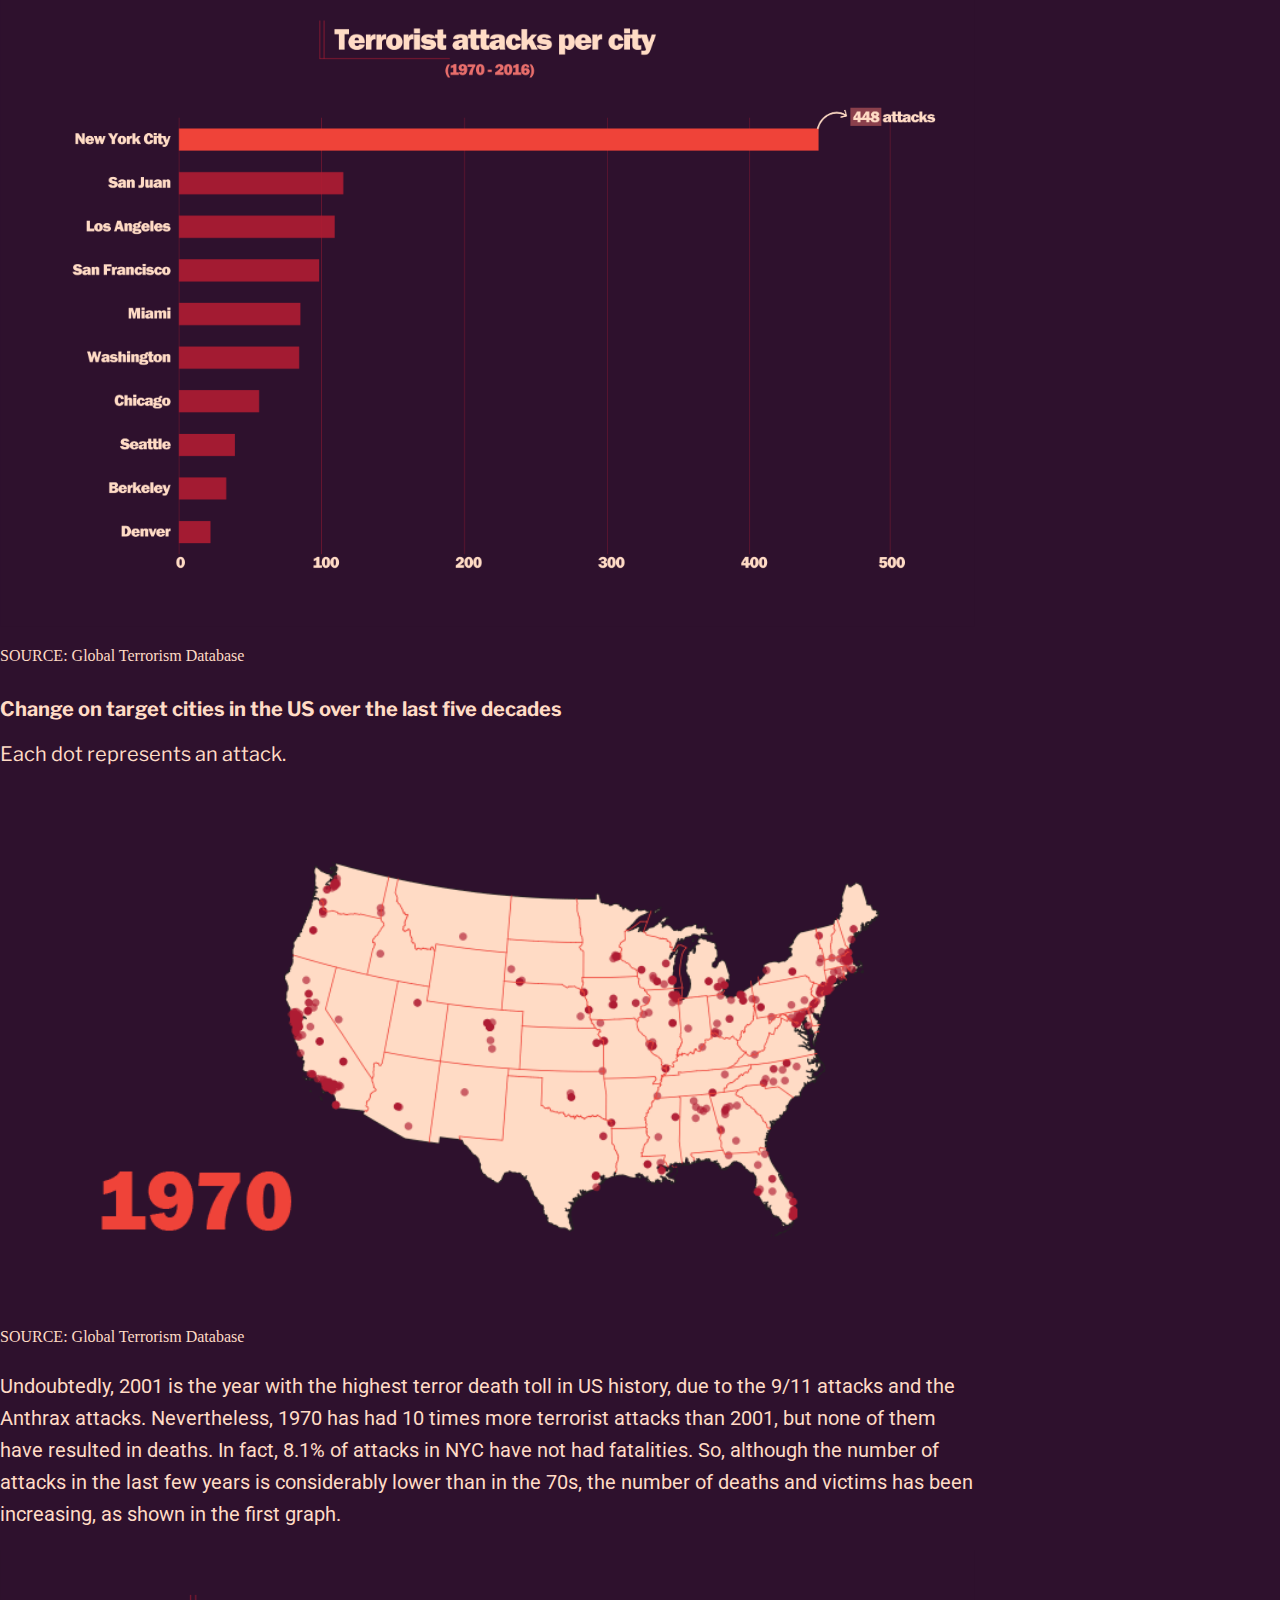
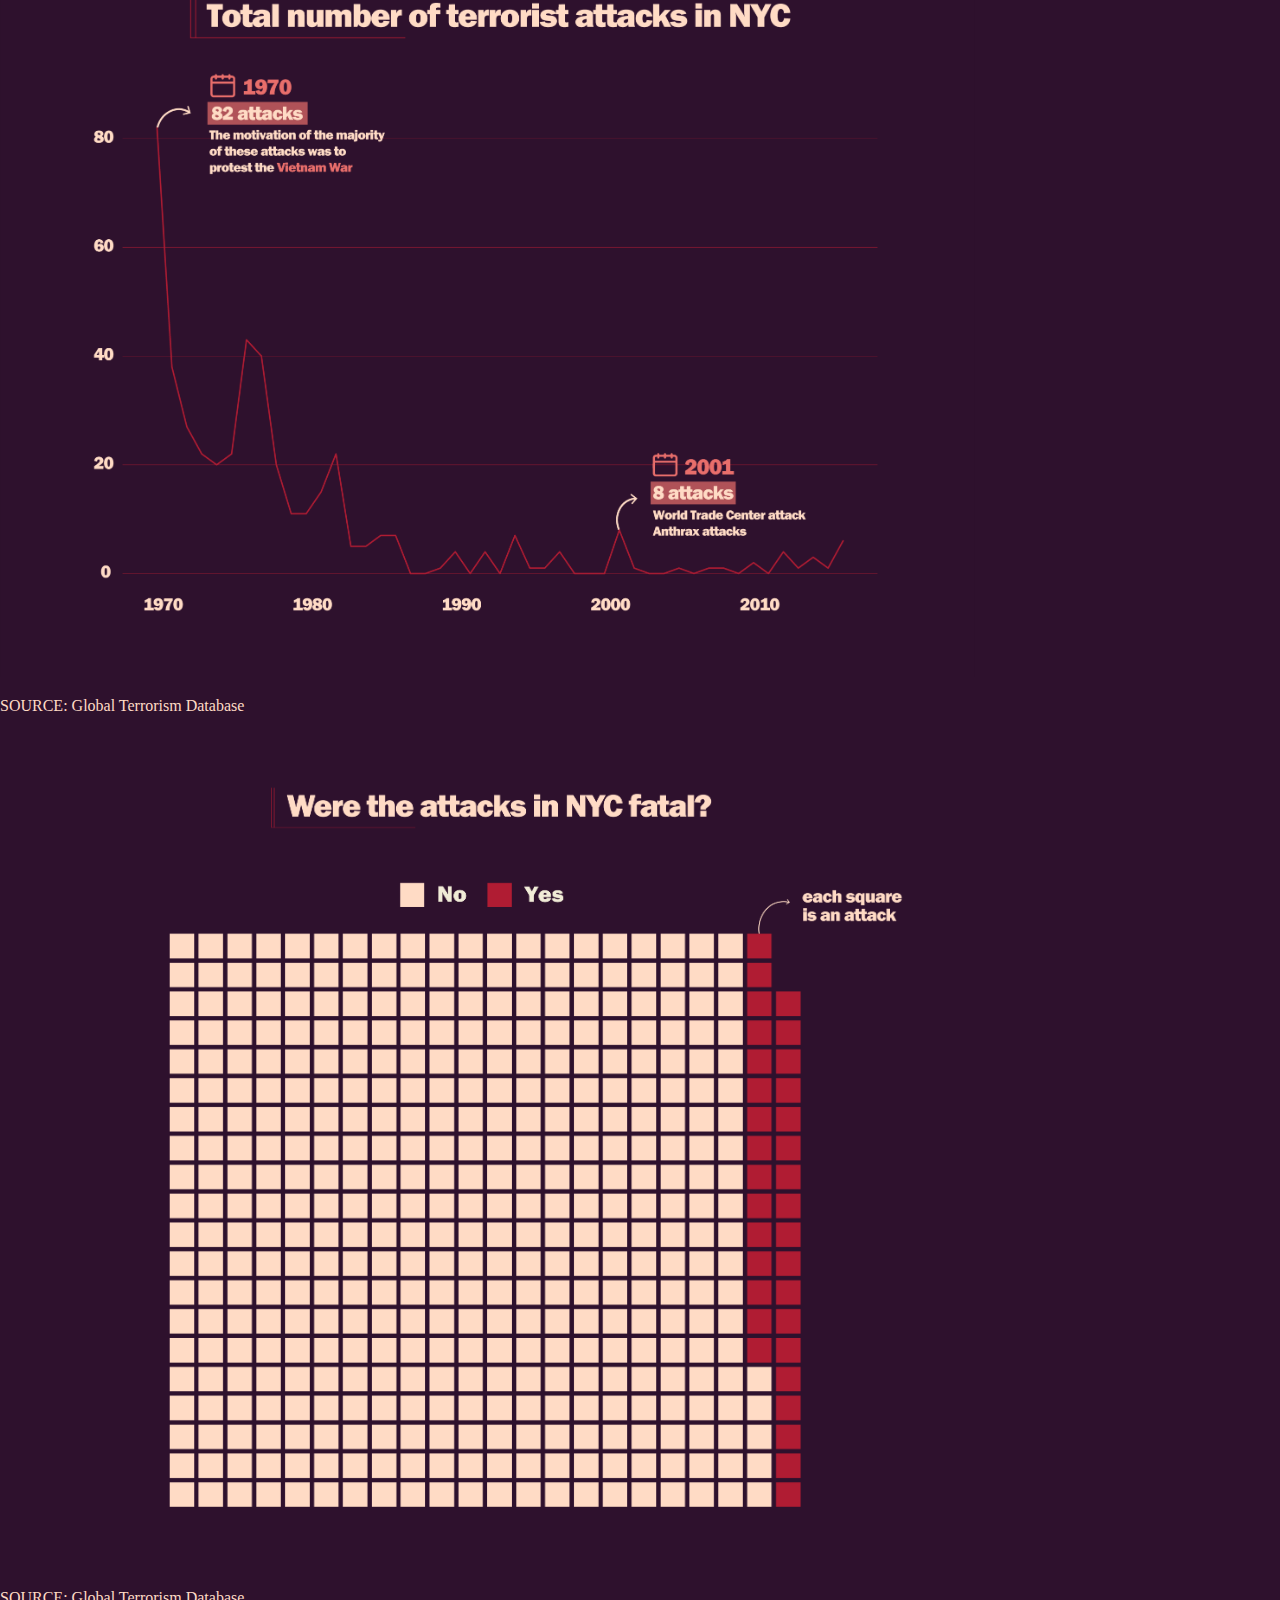
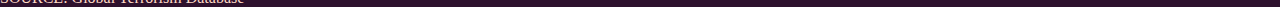
<file: terrorism/index.html>
<!doctype html>
<html lang="en">
  <head>
    <!-- Required meta tags -->
    <meta charset="utf-8">
    <meta name="viewport" content="width=device-width, initial-scale=1, shrink-to-fit=no">
    <!-- Bootstrap CSS -->
    <link rel="stylesheet" href="https://stackpath.bootstrapcdn.com/bootstrap/4.1.1/css/bootstrap.min.css" integrity="sha384-WskhaSGFgHYWDcbwN70/dfYBj47jz9qbsMId/iRN3ewGhXQFZCSftd1LZCfmhktB" crossorigin="anonymous">
      
    <!-- Your CSS files -->
    <link rel="stylesheet" href="style/app.css">
    
    <!-- google fonts: Roboto Condensed(super-font) and Lora(sub-font) -->
    <link href="https://fonts.googleapis.com/css?family=Libre+Franklin:400,600,700" rel="stylesheet">
    <link href="https://fonts.googleapis.com/css?family=Open+Sans|Roboto:300" rel="stylesheet"> 
  
       
      
    <title>Terrorist attacks in NYC</title>
  </head>
    
  <body class="dark-theme">
    <div class="container"><!-- start of the main container-->
        <div class="row justify-content-center"><!-- headline and intro -->
            <div class="col-lg-10 ">
                <p class="kicker super-font">NATIONAL SECURITY</p>
                <h1 class="headline super-font">New York is the most targeted US city by terrorists</h1>
                <p class="credit super-font">BY Júlia Ledur</p>
                <p class="date sub-font">Published July 26, 2018</p>
                <p class="body-text sub-font">
                When it comes to terrorism in New York City, the first thing that comes to everyone’s mind is the 9/11 attacks. It makes sense since they were the deadliest in America’s history, with 1,380 victims. However, the number of attacks targeting the city is surprising. According to data from the Global Terrorism Database, from 1970 to 2016, exactly 448 attacks have taken place in New York, the most targeted city in the US by terrorists by far. The second in the rank is San Juan, in Puerto Rico, with 115 attacks. 

                </p>
            </div>
        </div>
        
        
        
        
<!-- start of three charts side by side -->
        <!-- <div class="row justify-content-center"> <!-- labels/deszcriptions and three charts for mobile -->
            <!-- <div class="col-md-4 "><!-- left -->
                <!-- <p class="label super-font">Left chart label</p>
                <p class="label-text super-font">Chart descriptiona liquet. Lorem ipsum dolor sit amet, consectetur adipisicing elit, sed do eiusmod tempor. </p>
                <img class="image d-md-none" src="style/images/template_sizeA_0.png" alt="image description">
 -->
            <!-- </div>
            <div class="col-md-4 "><!-- center -->
               <!--  <p class="label super-font">Center chart label</p>
                <p class="label-text super-font">keep this about the same length</p>
                <img class="image d-md-none" src="style/images/template_sizeA_2.png" alt="image description">
            </div> --> 
            <!-- <div class="col-md-4 "><!-- right -->
               <!--  <p class="label super-font">Right chart label</p>
                <p class="label-text super-font">Chart description   velit aliquet.</p>
                <img class="image  d-md-none" src="style/images/template_sizeA_1.png" alt="image description">
            </div> -->
        
       <!--  </div> --> 
        <!-- these are the image files repeated fror desktop sizes -->
        <!-- <div class="d-none d-md-block">
            <div class="row justify-content-center "> 
                <div class="col-md-4 "><!-- left -->
                    <!-- <img class="image" src="style/images/template_sizeA_0.png" alt="image description">
                </div>
                <div class="col-md-4 "><!-- center -->
                    <!-- <img class="image" src="style/images/template_sizeA_2.png" alt="image description">
                </div>
                <div class="col-md-4 "><!-- right -->
                    <!-- <img class="image" src="style/images/template_sizeA_1.png" alt="image description">
                </div>
            </div>
        </div> -->
        
<!-- this note is optional -->
        <!-- <div class="row justify-content-center "> 
            <div class="col">
                <p class="note sub-font">NOTE: an optional note or source can go here. <br>
                SOURCES: Sourcename here (left and right); Second sourcename (center)
                </p>
            </div>
        </div> -->
<!-- end of three charts side by side -->
        

        <div class="row justify-content-center"><!-- headline and intro -->
            <div class="col-lg-10 ">
                <p class="subhead super-font">Attacks in the 70s</p>
                <p class="body-text sub-font">
             The majority of the attacks have happened in 1970 and protesting the Vietnam war was their main motivation. The year of 1976 also stands out when it comes to the number of attacks. In this case, there is not a clear pattern in the motives, but the majority of attacks was either claimed by FALN (Fuerzas Armadas de Liberación Nacional) members who were protesting the presence of Puerto Rican delegation at the Democratic National Convention or protestors opposing to the involvement of banks that participated in the Arab League boycott of Israel.                </p>
            </div>
        </div>
    
<!-- start of one size B image -->
        <div class="row justify-content-center"> <!-- labels/deszcriptions and three charts for mobile -->
            <div class="col-md-13"><!-- left -->
               <!--  <p class="label super-font">Chart label</p>
                <p class="label-text super-font">Chart descriptiona liquet. Lorem ipsum dolor sit amet, consectetur adipisicing elit, sed do eiusmod tempor. </p> -->
                <img class="image" src="style/images/deaths-year.png" alt="image description">
                <!-- <p class="note sub-font">NOTE: an optional note or source can go here. <br> -->
                <!-- </p> -->
            </div>
        </div>
            <div class="row justify-content-center">
            <div class="col-lg-10">
                SOURCE: Global Terrorism Database
        </div>


<!-- another size B image -->

        <div class="row justify-content-center"> <!-- labels/deszcriptions and three charts for mobile -->
            <div class="col-md-13"><!-- left -->
                <!-- <p class="label super-font">Chart label</p>
                <p class="label-text super-font">Chart descriptiona liquet. Lorem ipsum dolor sit amet, consectetur adipisicing elit, sed do eiusmod tempor. </p> -->
                <img class="image" src="style/images/attacks-city.png" alt="image description">
                <!-- <p class="note sub-font">NOTE: this graph represents only the ten most targeted cities in the US from 1970 to 2016. <br> -->
                </p>
            </div>
        </div>

    </div>
    <div class="row justify-content-center">
    <div class="col-lg-10">
        SOURCE: Global Terrorism Database
</div>
<!-- end of one size B image -->


<!-- another size B image -->
    
<div class="row justify-content-center"> <!-- labels/deszcriptions and three charts for mobile -->
    <div class="col-md-13"><!-- left -->
        <p class="label super-font">Change on target cities in the US over the last five decades</p>
        <p class="label-text super-font">Each dot represents an attack.</p>
        <img class="image" src="style/images/map-dark.gif" alt="image description">
        <!-- <p class="note sub-font">NOTE: an optional note or source can go here. <br> -->
        </p>
    </div>
</div>

</div>
<div class="row justify-content-center">
<div class="col-lg-10">
    SOURCE: Global Terrorism Database
</div>

        <div class="row justify-content-center"><!-- headline and intro -->
            <div class="col-lg-10">
                <p class="body-text sub-font">
                    Undoubtedly, 2001 is the year with the highest terror death toll in US history, due to the 9/11 attacks and the Anthrax attacks. Nevertheless, 1970 has had 10 times more terrorist attacks than 2001, but none of them have resulted in deaths. In fact, 8.1% of attacks in NYC have not had fatalities. So, although the number of attacks in the last few years is considerably lower than in the 70s, the number of deaths and victims has been increasing, as shown in the first graph. 
                </p>
            </div>
        </div>


<!-- another size B image -->
    
        <div class="row justify-content-center"> <!-- labels/deszcriptions and three charts for mobile -->
            <div class="col-md-13"><!-- left -->
                <!-- <p class="label super-font">Chart label</p>
                <p class="label-text super-font">Chart descriptiona liquet. Lorem ipsum dolor sit amet, consectetur adipisicing elit, sed do eiusmod tempor. </p> -->
                <img class="image" src="style/images/attacks-nyc-year.png" alt="image description">
                <!-- <p class="note sub-font">NOTE: an optional note or source can go here. <br> -->
                </p>
            </div>
        </div>

    </div>
    <div class="row justify-content-center">
    <div class="col-lg-10">
        SOURCE: Global Terrorism Database
</div>

<!-- another size B image -->
    
        <div class="row justify-content-center"> <!-- labels/deszcriptions and three charts for mobile -->
            <div class="col-md-13"><!-- left -->
                <!-- <p class="label super-font">Chart label</p>
                <p class="label-text super-font">Chart descriptiona liquet. Lorem ipsum dolor sit amet, consectetur adipisicing elit, sed do eiusmod tempor. </p> -->
                <img class="image" src="style/images/nyc-attacks-fatalities.png" alt="image description">
                <!-- <p class="note sub-font">NOTE: an optional note or source can go here. <br> -->
                </p>
            </div>
        </div>

    </div>
    <div class="row justify-content-center">
    <div class="col-lg-10">
        SOURCE: Global Terrorism Database
</div>
<!-- <!-- start of one size C image -->


        <!-- <div class="row justify-content-center"> 
            <div class="col-md-10">
                <p class="label super-font">Chart label</p>
                <p class="label-text super-font">Labels for chart should usually go above the visualization.</p>
            </div>
            <img class="image" src="style/images/teste2.png" alt="image description" width=60%>
        </div> -->
        
        <!-- <div class="row justify-content-center"><!-- headline and intro -->
            <!-- <div class="col-lg-10">
                <p class="body-text sub-font">
                Etiam porta sem malesuada magna mollis euismod. Aenean lacinia bibendum nulla sed consectetur. Nullam quis risus eget urna mollis ornare vel eu leo. Integer posuere erat a ante venenatis dapibus posuere velit aliquet. Fusce dapibus, tellus ac cursus commodo,<br>
                tortor mauris condimentum nibh, ut fermentum massa justo sit amet risus. Duis mollis, est non commodo luctus, nisi erat porttitor ligula, eget lacinia odio sem nec elit. Nullam quis risus eget urna mollis ornare vel eu leo.
                </p>
            </div>
        </div> --> 
        
        
    
        <!-- <div class="row justify-content-center"> 
            <div class="col-12">
                <img class="image" src="style/images/swimming.jpg" alt="image description">
            </div>
            <div class="col-md-10">
                <p class="caption sub-font">Photo captions are typically below the image and end with the photographer's credit (Firstname Lastname/AGENCYNAME) Boys swim at a river mouth between the river Drim and Ohrid lake in the city of Struga, Macedonia (Ognen Teofilovski/REUTERS)</p>
            </div>
        </div>
        
        <div class="row justify-content-center"><!-- headline and intro -->
        <!-- <div class="col-lg-10 ">
            <p class="body-text sub-font">
            Etiam porta sem malesuada magna mollis euismod. Aenean lacinia bibendum nulla sed consectetur. Nullam quis risus eget urna mollis ornare vel eu leo. Integer posuere erat a ante venenatis dapibus posuere velit aliquet. Fusce dapibus, tellus ac cursus commodo,<br>
            tortor mauris condimentum nibh, ut fermentum massa justo sit amet risus. Duis mollis, est non commodo luctus, nisi erat porttitor ligula, eget lacinia odio sem nec elit. Nullam quis risus eget urna mollis ornare vel eu leo.
            </p>
        </div> -->
       <!--  <div class="row justify-content-center no-gutters"> 
            <div class="col-md-5">
                <img class="image" src="style/images/pic_Size_A.jpeg" alt="image description">
                <p class="caption sub-font">Photo captions are typically below the image and end with the photographer's credit (Firstname Lastname/AGENCYNAME)</p>
            </div>
        </div> -->
    
            
            
    
        
        
        
        
        
      </div><!-- end of the main container-->
   
        

      
      
    <!-- Optional JavaScript -->
    <!-- jQuery first, then Popper.js, then Bootstrap JS -->
    <script src="https://code.jquery.com/jquery-3.3.1.slim.min.js" integrity="sha384-q8i/X+965DzO0rT7abK41JStQIAqVgRVzpbzo5smXKp4YfRvH+8abtTE1Pi6jizo" crossorigin="anonymous"></script>
    <script src="https://cdnjs.cloudflare.com/ajax/libs/popper.js/1.14.3/umd/popper.min.js" integrity="sha384-ZMP7rVo3mIykV+2+9J3UJ46jBk0WLaUAdn689aCwoqbBJiSnjAK/l8WvCWPIPm49" crossorigin="anonymous"></script>
    <script src="https://stackpath.bootstrapcdn.com/bootstrap/4.1.1/js/bootstrap.min.js" integrity="sha384-smHYKdLADwkXOn1EmN1qk/HfnUcbVRZyYmZ4qpPea6sjB/pTJ0euyQp0Mk8ck+5T" crossorigin="anonymous"></script>
  </body>
</html>
</file>
<file: style/app.css>
body {
    padding-top:60px;
    margin: auto;
}


/* choose a light or dark theme to add to the body tag. */
.dark-theme {
    background-color: #2e112d;
    color: #ffdbc5;   
}
.light-theme {
    background-color: white;
    color: black;    
}

.container {
        max-width: 975px;
}

/* ******** */

.image {
    width: 100%;
}



/*
super-font
.headline
.kicker
.subhead
.label
.label-text
.credit

sub-font
.date
.body-text
.note
*/



.super-font {
    font-family: 'Libre Franklin', sans-serif;
}
.sub-font {
    font-family: 'Roboto', sans-serif;
}



.headline {
    font-size: 3.5rem;
    line-height: 1.0;
    margin-bottom: 0.25rem;
    margin-top: 1rem;
    font-weight: 700;
}

.body-text {
    font-size: 1.25rem;
    line-height: 1.6;
    margin-top: 1.5rem;

}

.kicker {
    font-size: 1.5rem;
    line-height: 1;
    margin-bottom: 0.5rem;
    margin-top: 1rem;
    font-weight: 300;
    text-transform: uppercase;
}

.credit  {
    font-size: 1.2rem;
    line-height: 0.75;
    margin-top: 2rem;
    font-weight: 400;
    text-transform: uppercase;
}

.date {
    font-size: 1rem;
    line-height: 1;
    margin-top: 0.25;
    font-weight: 400;
    font-style: italic;
}

.subhead {
    font-size: 2rem;
    line-height: 0.9;
    margin-bottom: 0.5rem;
    margin-top: 1.5rem;
    font-weight: 700;
}

.label {
    font-size: 1.25rem;
    line-height: 1.25;
    margin-top: 2rem;
    margin-bottom: 0.5rem;
    font-weight: 700;
}

.label-text {
    font-size: 1.25rem;
    line-height: 1.25;
    margin-bottom: 0.5rem;
    font-weight: 400;
}

.note {
    font-size: 0.85rem;
    line-height: 1.5;
    margin-top: 0.5rem;
    margin-bottom: 1.25rem;
    font-weight: 400;
}
.caption  {
    font-size: 1rem;
    line-height: 1.2;
    margin-top: 0.5rem;
    margin-bottom: 2rem;
    font-weight: 400;
}
</file>
<file: airplanes-congress/style/app.css>
body {
    padding-top:60px;
    padding-bottom:60px;

    background: url("https://github.com/julialedur/julialedur.github.io/blob/master/airplanes-congress/bg-final2.png?raw=true");
    /* background-repeat: repeat-x;
    background-repeat: repeat-y; */
    }


/* choose a light or dark theme to add to the body tag. */
.dark-theme {
    background-color: #33425b;
    color: #d8e9f0;   
}
.light-theme {
    background-color: #EDF2F6;
    color: #000000;    
}

.container {
    max-width: 975px;
}

/* ******** */

.image {
    width: 100%;
}

.a {
    text-decoration: none;
    border-bottom: 0.1rem solid currentColor;
    color: inherit;
    -webkit-transition: color 0.4s, text-shadow 0.4s;
    transition: color 0.4s, text-shadow 0.4s;
  }

.a hover {
    color: #FCCEAA;
    text-shadow: 0 0 0.8rem #FF7770;
  }

::selection {
    text-shadow: 0 0 0.8rem #EF8B8B;
    background: rgba(255, 119, 112, 0.1);
    color: rgb(252, 185, 170);
  }

/* unvisited link */
a:link {
    color: #FCCEAA;
}

/* visited link */
a:visited {
    color: #F03535;
}

/* mouse over link */
a:hover {
    color: #FF7770;
}


/*
super-font
.headline
.kicker
.subhead
.label
.label-text
.credit

sub-font
.date
.body-text
.note
*/



.super-font {
    font-family: 'Source Sans Pro', sans-serif;
}
.sub-font {
    font-family: 'Open Sans', sans-serif;
}



.headline {
    font-size: 3.5rem;
    line-height: 1.0;
    margin-bottom: 0.25rem;
    margin-top: 1rem;
    font-weight: 700;
    letter-spacing: -1.5px;
}

.body-text {
    font-size: 1rem;
    line-height: 1.6;
    margin-top: 1.5rem;
    margin-bottom: 1.5rem;

}

.kicker {
    font-size: 1.5rem;
    line-height: 1;
    margin-bottom: 0.5rem;
    margin-top: 1rem;
    font-weight: 300;
    text-transform: uppercase;
}

.credit  {
    font-size: 1.2rem;
    line-height: 0.75;
    margin-top: 2rem;
    font-weight: 400;
    text-transform: uppercase;
}

.date {
    font-size: 1rem;
    line-height: 1;
    margin-top: 0.25;
    font-weight: 400;
    font-style: italic;
}

.subhead {
    font-size: 2rem;
    line-height: 0.9;
    margin-bottom: 0.5rem;
    margin-top: 1.5rem;
    font-weight: 800;
    letter-spacing: -1.5px;
}

.label {
    font-size: 1.8rem;
    line-height: 1.25;
    margin-top: 2.5rem;
    margin-bottom: 0.5rem;
    font-weight: 700;
}

.label-text {
    font-size: 1.25rem;
    line-height: 1.25;
    margin-bottom: 0.5rem;
    font-weight: 400;
}

.note {
    font-size: 0.85rem;
    line-height: 1.5;
    margin-top: 0.5rem;
    margin-bottom: 1.25rem;
    font-weight: 400;
}
.caption  {
    font-size: 1rem;
    line-height: 1.2;
    margin-top: 0.5rem;
    margin-bottom: 2rem;
    font-weight: 400;
}


.image {
    margin-top: 40px;
}
</file>
<file: airplanes/style/app.css>
body {
    padding-top:60px;
    padding-bottom:60px;

    background: url("https://github.com/julialedur/julialedur.github.io/blob/master/airplanes-congress/bg-final2.png?raw=true");
    /* background-repeat: repeat-x;
    background-repeat: repeat-y; */
    }


/* choose a light or dark theme to add to the body tag. */
.dark-theme {
    background-color: #33425b;
    color: #d8e9f0;   
}
.light-theme {
    background-color: #EDF2F6;
    color: #000000;    
}

.container {
    max-width: 975px;
}

/* ******** */

.image {
    width: 100%;
}

.a {
    text-decoration: none;
    border-bottom: 0.1rem solid currentColor;
    color: inherit;
    -webkit-transition: color 0.4s, text-shadow 0.4s;
    transition: color 0.4s, text-shadow 0.4s;
  }

.a hover {
    color: #FCCEAA;
    text-shadow: 0 0 0.8rem #FF7770;
  }

::selection {
    text-shadow: 0 0 0.8rem #EF8B8B;
    background: rgba(255, 119, 112, 0.1);
    color: rgb(252, 185, 170);
  }

/* unvisited link */
a:link {
    color: #FCCEAA;
}

/* visited link */
a:visited {
    color: #F03535;
}

/* mouse over link */
a:hover {
    color: #FF7770;
}


/*
super-font
.headline
.kicker
.subhead
.label
.label-text
.credit

sub-font
.date
.body-text
.note
*/



.super-font {
    font-family: 'Source Sans Pro', sans-serif;
}
.sub-font {
    font-family: 'Open Sans', sans-serif;
}



.headline {
    font-size: 3.5rem;
    line-height: 1.0;
    margin-bottom: 0.25rem;
    margin-top: 1rem;
    font-weight: 700;
    letter-spacing: -1.5px;
}

.body-text {
    font-size: 1rem;
    line-height: 1.6;
    margin-top: 1.5rem;
    margin-bottom: 1.5rem;

}

.kicker {
    font-size: 1.5rem;
    line-height: 1;
    margin-bottom: 0.5rem;
    margin-top: 1rem;
    font-weight: 300;
    text-transform: uppercase;
}

.credit  {
    font-size: 1.2rem;
    line-height: 0.75;
    margin-top: 2rem;
    font-weight: 400;
    text-transform: uppercase;
}

.date {
    font-size: 1rem;
    line-height: 1;
    margin-top: 0.25;
    font-weight: 400;
    font-style: italic;
}

.subhead {
    font-size: 2rem;
    line-height: 0.9;
    margin-bottom: 0.5rem;
    margin-top: 1.5rem;
    font-weight: 800;
    letter-spacing: -1.5px;
}

.label {
    font-size: 1.8rem;
    line-height: 1.25;
    margin-top: 2.5rem;
    margin-bottom: 0.5rem;
    font-weight: 700;
}

.label-text {
    font-size: 1.25rem;
    line-height: 1.25;
    margin-bottom: 0.5rem;
    font-weight: 400;
}

.note {
    font-size: 0.85rem;
    line-height: 1.5;
    margin-top: 0.5rem;
    margin-bottom: 1.25rem;
    font-weight: 400;
}
.caption  {
    font-size: 1rem;
    line-height: 1.2;
    margin-top: 0.5rem;
    margin-bottom: 2rem;
    font-weight: 400;
}


.image {
    margin-top: 40px;
}
</file>
<file: drone-attacks/style/app.css>
body {
    margin: auto;
}


/* choose a light or dark theme to add to the body tag. */

.light-theme {
    background-color: white;
    color: black;    
}

.black-bg {
    background-color: black;
    color: white;    
}

/* .container {
        max-width: 1000px;
} */

/* ******** */

.image {
    width: 100%;
    align-content: center;
}



/*
super-font
.headline
.kicker
.subhead
.label
.label-text
.credit

sub-font
.date
.body-text
.note
*/



.super-font {
    font-family: 'Crimson Text', serif;
}
.sub-font {
    font-family: 'Noto Serif', serif;
}



.headline {
    font-size: 3rem;
    line-height: 1.0;
    margin-bottom: 0.25rem;
    margin-top: 1rem;
    font-weight: 700;
}

.body-text {
    font-size: 16px;
    line-height: 1.6;
    margin-top: 1.5rem;
    font-family: 'Noto Serif', serif;
}

.kicker {
    font-size: 1.2rem;
    line-height: 1;
    margin-bottom: 0.5rem;
    margin-top: 1rem;
    font-weight: 300;
    text-transform: uppercase;
}

.credit  {
    font-size: 1rem;
    line-height: 0.75;
    margin-top: 2rem;
    font-weight: 400;
    text-transform: uppercase;
    font-family: 'Roboto', sans-serif;
    letter-spacing: 0.4;
}

.date {
    font-size: 1rem;
    line-height: 1;
    margin-top: 0.25;
    font-weight: 400;
    font-style: italic;
}

.subhead {
    font-size: 1.8rem;
    line-height: 0.9;
    margin-bottom: 0.5rem;
    margin-top: 1.5rem;
    font-weight: 700;
    font-family: 'Libre Franklin', sans-serif;

}

.label {
    font-size: 1.7rem;
    line-height: 1.25;
    margin-top: 2rem;
    margin-bottom: 0.5rem;
    font-weight: 700;
    font-family: 'Libre Franklin', sans-serif;
}

.label-text {
    font-size: 1rem;
    line-height: 1.25;
    margin-bottom: 0.5rem;
    font-weight: 400;
    font-family: 'Libre Franklin', sans-serif;
}

.note {
    font-size: 0.85rem;
    line-height: 1.5;
    margin-top: 0.5rem;
    margin-bottom: 1.25rem;
    font-weight: 400;
}
.caption  {
    font-size: 1rem;
    line-height: 1.2;
    margin-top: 0.5rem;
    margin-bottom: 3rem;
    font-weight: 400;
}

h5 {
    margin-bottom: 2rem;
    font-size: 14px;
    line-height: 20px;
    font-family: 'Roboto', sans-serif;
   }

.intro-pic {
        /* The image used */
        background-image: url(images/bombed_building.jpg);
    
        /* Full height */
        height: 45em; 
    
        /* Center and scale the image nicely */
        background-position: center;
        background-repeat: no-repeat;
        background-size: cover;

        z-index:1;
    }

/* unvisited link */
a:link {
    color: rgb(225, 225, 225);
}

/* visited link */
a:visited {
    color: #C16351;
}

/* mouse over link */
a:hover {
    color: #C16351;
}



.map-pic {
    /* The image used */
    background-image: url(images/yemen-animated-final.gif);

    /* Full height */
    height: 45em; 

    /* Center and scale the image nicely */
    background-position: center;
    background-repeat: no-repeat;
    background-size: cover;

    z-index:1;
}

.content {

    -webkit-animation: fadein 2s; /* Safari, Chrome and Opera > 12.1 */
       -moz-animation: fadein 2s; /* Firefox < 16 */
        -ms-animation: fadein 2s; /* Internet Explorer */
         -o-animation: fadein 2s; /* Opera < 12.1 */
            animation: fadein 2s;
}

@keyframes fadein {
    from { opacity: 0; }
    to   { opacity: 1; }
}

/* Firefox < 16 */
@-moz-keyframes fadein {
    from { opacity: 0; }
    to   { opacity: 1; }
}

/* Safari, Chrome and Opera > 12.1 */
@-webkit-keyframes fadein {
    from { opacity: 0; }
    to   { opacity: 1; }
}

/* Internet Explorer */
@-ms-keyframes fadein {
    from { opacity: 0; }
    to   { opacity: 1; }
}

/* Opera < 12.1 */
@-o-keyframes fadein {
    from { opacity: 0; }
    to   { opacity: 1; }
}
/* .content { -webkit-animation:fadein 0.7s; animation:fadein 0.7s }
@-webkit-keyframes fadein { from {opacity:0} to {opacity:1} }
@keyframes fadein { from {opacity:0} to {opacity:1} } */


.top-left {
    position: absolute;
    top: 8%;
    left: 10%;
    /* transform: translate( -50%, -50% ); */
    font-family: 'Crimson Text', serif;
    letter-spacing: 0.8cm;
    font-size: 50px;
    font-weight: 700;
    text-align: center;
  }

.bottom-right {
    position: absolute;
    bottom: 1%;
    right: 0%;
    color: lightgrey;
    font-family: 'Roboto', sans-serif;
    font-size: 12px;
  }

  /* unvisited link */
a:link {
    color: #a85652;
}

/* visited link */
a:visited {
    color: #a85652;
}

/* mouse over link */
a:hover {
    color: #67919b;
}

.a {
    text-decoration: none;
    border-bottom: 0.1rem solid currentColor;
    color: inherit;
    -webkit-transition: color 0.4s, text-shadow 0.4s;
    transition: color 0.4s, text-shadow 0.4s;
  }

.a hover {
    color: #c69491;
    text-shadow: 0 0 0.8rem #c69491;
  }

::selection {
    text-shadow: 0 0 0.8rem #c69491;
    background: #dbb4b2;
    color: black;
  }
</file>
<file: journalists/style/app.css>
body {
    padding-top:60px;
    margin: auto;
}


/* choose a light or dark theme to add to the body tag. */
.dark-theme {
    background-color: #2e112d;
    color: #ffdbc5;   
}
.light-theme {
    background-color: #ffffff;
    color: #000000;    
}

.container {
        max-width: 975px;
}

/* ******** */

.image {
    width: 100%;
}



/*
super-font
.headline
.kicker
.subhead
.label
.label-text
.credit

sub-font
.date
.body-text
.note
*/



.super-font {
    font-family: 'Source Sans Pro', sans-serif;
}
.sub-font {
    font-family: 'Open Sans', sans-serif;
}



.headline {
    font-size: 3.2rem;
    line-height: 1.0;
    margin-bottom: 0.25rem;
    margin-top: 1rem;
    font-weight: 800;
    letter-spacing: -1.5px;
}

.body-text {
    font-size: 1rem;
    line-height: 1.6;
    margin-top: 1.5rem;
}

.kicker {
    font-size: 1.5rem;
    line-height: 1;
    margin-bottom: 0.5rem;
    margin-top: 1rem;
    font-weight: 300;
    text-transform: uppercase;
}

.credit  {
    font-size: 1.2rem;
    line-height: 0.75;
    margin-top: 2rem;
    font-weight: 400;
    text-transform: uppercase;
}

.date {
    font-size: 1rem;
    line-height: 1;
    margin-top: 0.25;
    font-weight: 400;
    font-style: italic;
}

.subhead {
    font-size: 2rem;
    line-height: 0.9;
    margin-bottom: 0.5rem;
    margin-top: 1.5rem;
    font-weight: 800;
    letter-spacing: -1.5px;
}

.label {
    font-size: 1.8rem;
    line-height: 1.25;
    margin-top: 2.5rem;
    margin-bottom: 0.5rem;
    font-weight: 700;
}

.label-text {
    font-size: 1.25rem;
    line-height: 1.25;
    margin-bottom: 0.5rem;
    font-weight: 400;
}

.note {
    font-size: 0.85rem;
    line-height: 1.5;
    margin-top: 0.5rem;
    margin-bottom: 1.25rem;
    font-weight: 400;
}
.caption  {
    font-size: 1rem;
    line-height: 1.2;
    margin-top: 0.5rem;
    margin-bottom: 2rem;
    font-weight: 400;
}


.image {
    margin-top: 40px;
}
</file>
<file: rats-nyc/style/app.css>
body {
    padding-top:60px;
    margin: auto;
}


/* choose a light or dark theme to add to the body tag. */
.dark-theme {
    background-color: #2e112d;
    color: #ffdbc5;   
}
.light-theme {
    background-color: #fae3e3;
    color: #3d0240;    
}

.container {
        max-width: 975px;
}

/* ******** */

.image {
    width: 100%;
}


a:link {
    color: #336F81;
}

/* visited link */
a:visited {
    color: #EB6D7B;
}

/* mouse over link */
a:hover {
    color: #8CC6C3;
}

.a {
    text-decoration: none;
    border-bottom: 0.1rem solid currentColor;
    color: inherit;
    -webkit-transition: color 0.4s, text-shadow 0.4s;
    transition: color 0.4s, text-shadow 0.4s;
  }

.a hover {
    color: #DAA646;
    text-shadow: 0 0 0.8rem #DAA646;
  }

::selection {
    text-shadow: 0 0 0.8rem #DAA646;
    background: #DAA646;
    color: #632667;
  }

/*
super-font
.headline
.kicker
.subhead
.label
.label-text
.credit

sub-font
.date
.body-text
.note
*/



.super-font {
    font-family: 'Open Sans', sans-serif;
}
.sub-font {
    font-family: 'Raleway', sans-serif;
}



.headline {
    font-size: 3.3rem;
    line-height: 1.0;
    margin-bottom: 0.25rem;
    margin-top: 1rem;
    font-weight: 800;
    letter-spacing: -1.5px;
}

.body-text {
    font-size: 1.3rem;
    line-height: 1.6;
    margin-top: 1.5rem;

}

.kicker {
    font-size: 1.5rem;
    line-height: 1;
    margin-bottom: 0.5rem;
    margin-top: 1rem;
    font-weight: 300;
    text-transform: uppercase;
}

.credit  {
    font-size: 1.2rem;
    line-height: 0.75;
    margin-top: 2rem;
    font-weight: 400;
    text-transform: uppercase;
}

.date {
    font-size: 1rem;
    line-height: 1;
    margin-top: 0.25;
    font-weight: 400;
    font-style: italic;
}

.subhead {
    font-size: 2rem;
    line-height: 0.9;
    margin-bottom: 0.5rem;
    margin-top: 1.5rem;
    font-weight: 800;
    letter-spacing: -1.5px;
}

.label {
    font-size: 1.25rem;
    line-height: 1.25;
    margin-top: 2rem;
    margin-bottom: 0.5rem;
    font-weight: 700;
}

.label-text {
    font-size: 1.25rem;
    line-height: 1;
    margin-bottom: 0rem;
    font-weight: 400;
}

.note {
    font-size: 0.85rem;
    line-height: 1.5;
    margin-top: 0.5rem;
    margin-bottom: 1.25rem;
    font-weight: 400;
}
.caption  {
    font-size: 1rem;
    line-height: 1.2;
    margin-top: 0.5rem;
    margin-bottom: 2rem;
    font-weight: 400;
}


.image {
    margin-top: 40px;
}
</file>
<file: terrorism/style/app.css>
body {
    padding-top:60px;
    margin: auto;
}


/* choose a light or dark theme to add to the body tag. */
.dark-theme {
    background-color: #2e112d;
    color: #ffdbc5;   
}
.light-theme {
    background-color: white;
    color: black;    
}

.container {
        max-width: 975px;
}

/* ******** */

.image {
    width: 100%;
}



/*
super-font
.headline
.kicker
.subhead
.label
.label-text
.credit

sub-font
.date
.body-text
.note
*/



.super-font {
    font-family: 'Libre Franklin', sans-serif;
}
.sub-font {
    font-family: 'Roboto', sans-serif;
}



.headline {
    font-size: 3.5rem;
    line-height: 1.0;
    margin-bottom: 0.25rem;
    margin-top: 1rem;
    font-weight: 700;
}

.body-text {
    font-size: 1.25rem;
    line-height: 1.6;
    margin-top: 1.5rem;

}

.kicker {
    font-size: 1.5rem;
    line-height: 1;
    margin-bottom: 0.5rem;
    margin-top: 1rem;
    font-weight: 300;
    text-transform: uppercase;
}

.credit  {
    font-size: 1.2rem;
    line-height: 0.75;
    margin-top: 2rem;
    font-weight: 400;
    text-transform: uppercase;
}

.date {
    font-size: 1rem;
    line-height: 1;
    margin-top: 0.25;
    font-weight: 400;
    font-style: italic;
}

.subhead {
    font-size: 2rem;
    line-height: 0.9;
    margin-bottom: 0.5rem;
    margin-top: 1.5rem;
    font-weight: 700;
}

.label {
    font-size: 1.25rem;
    line-height: 1.25;
    margin-top: 2rem;
    margin-bottom: 0.5rem;
    font-weight: 700;
}

.label-text {
    font-size: 1.25rem;
    line-height: 1.25;
    margin-bottom: 0.5rem;
    font-weight: 400;
}

.note {
    font-size: 0.85rem;
    line-height: 1.5;
    margin-top: 0.5rem;
    margin-bottom: 1.25rem;
    font-weight: 400;
}
.caption  {
    font-size: 1rem;
    line-height: 1.2;
    margin-top: 0.5rem;
    margin-bottom: 3rem;
    font-weight: 400;
}
</file>
